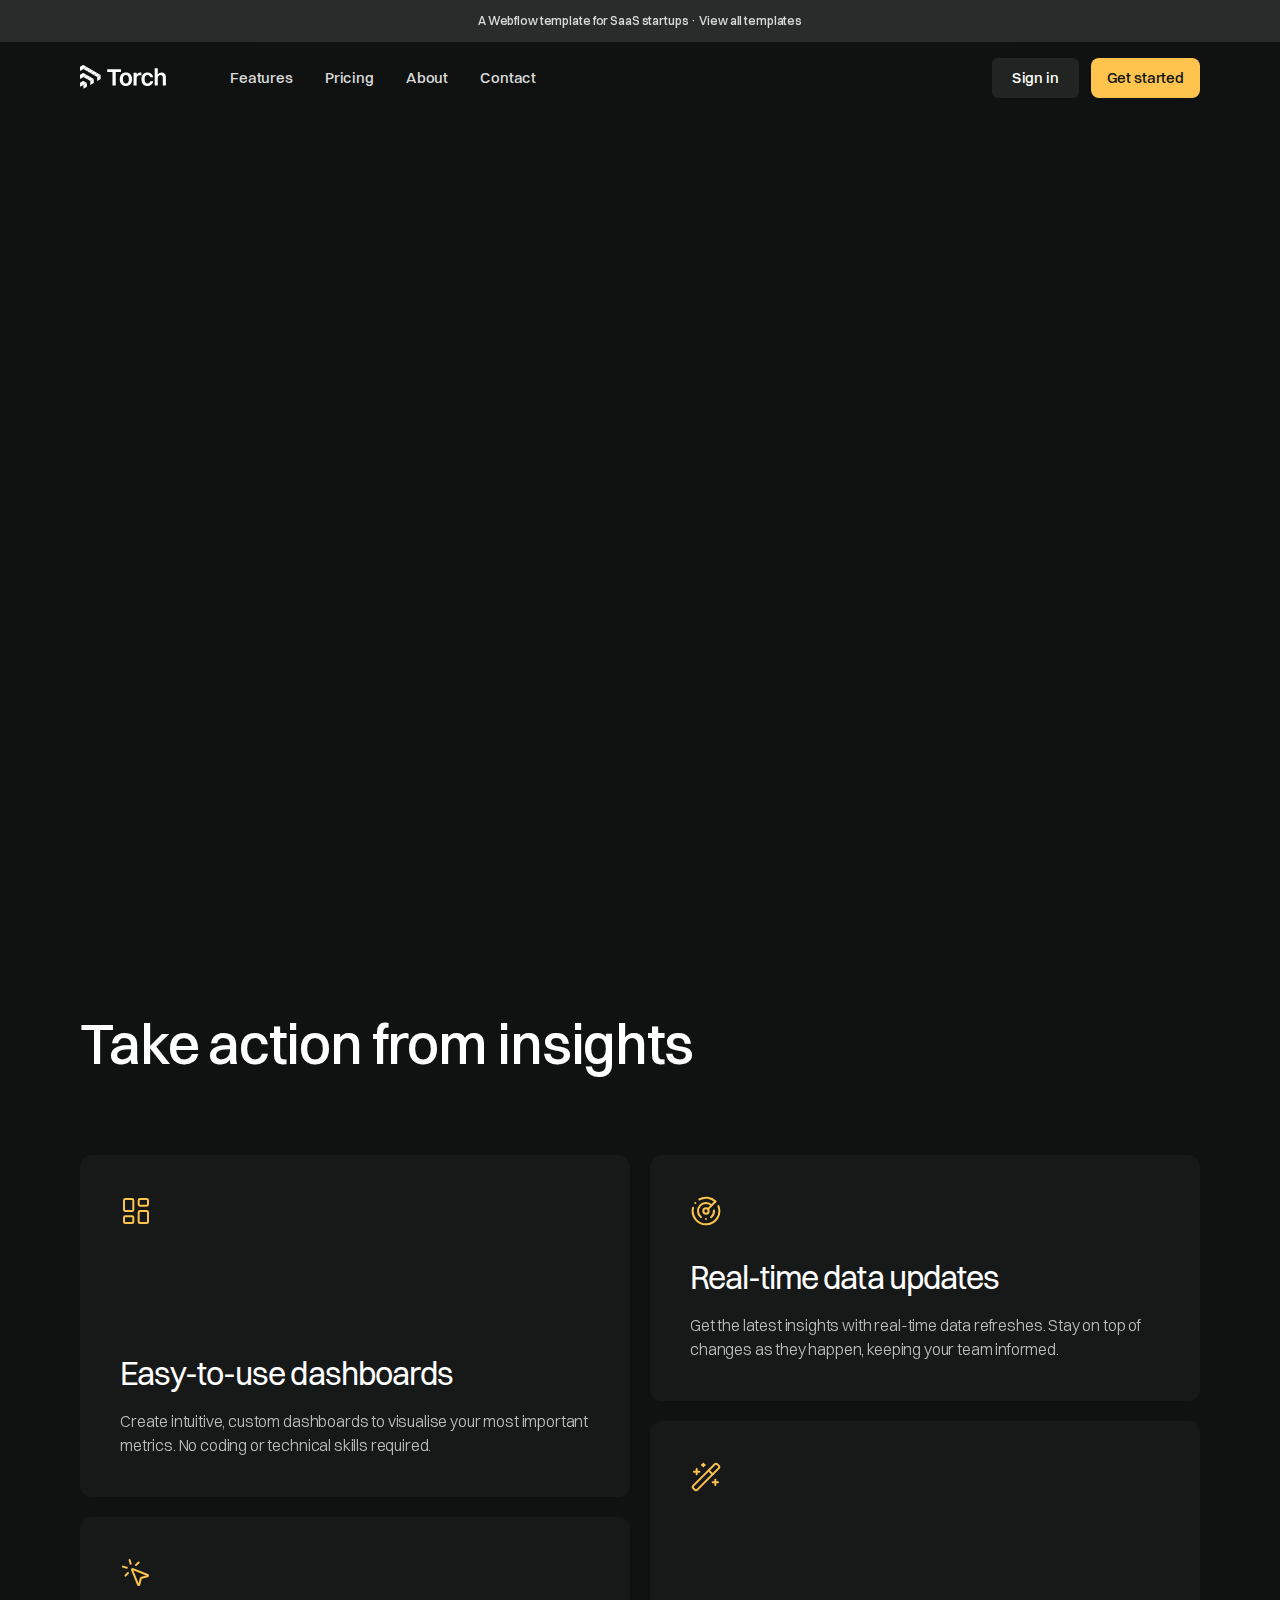
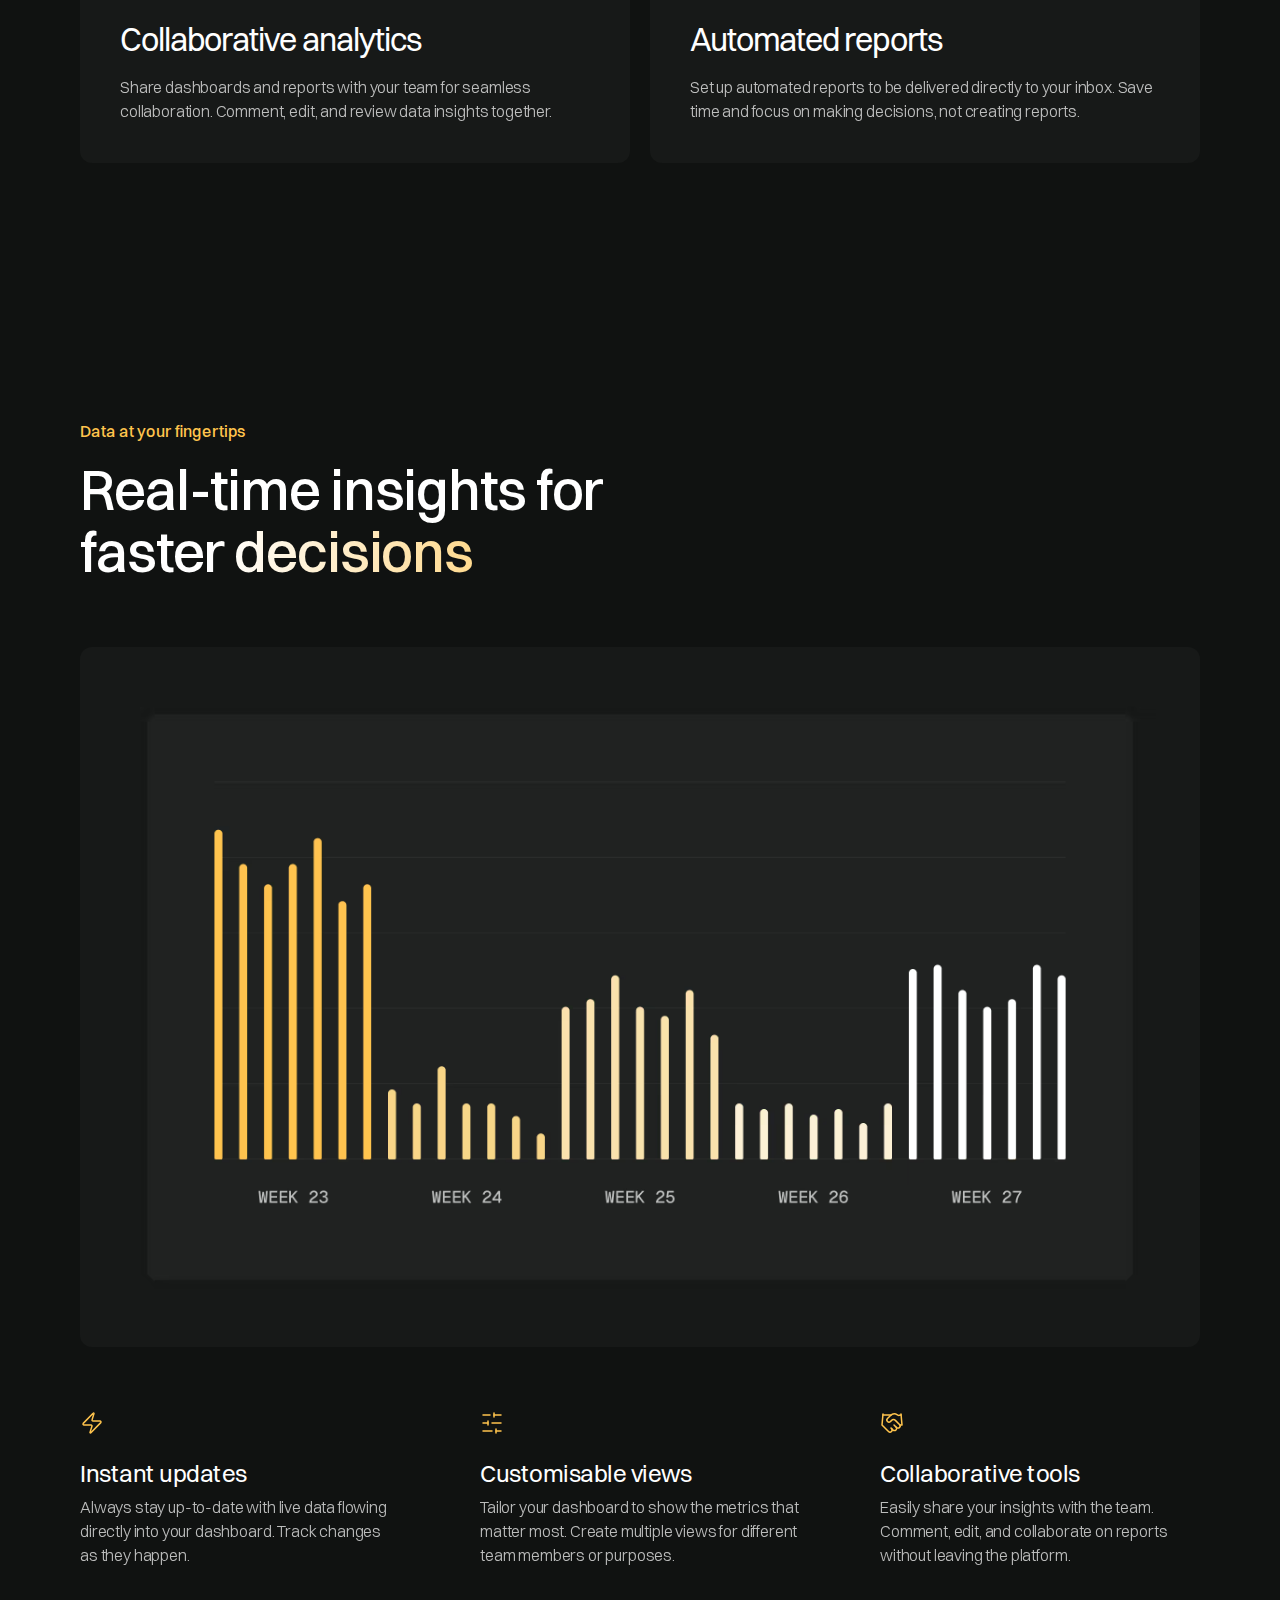
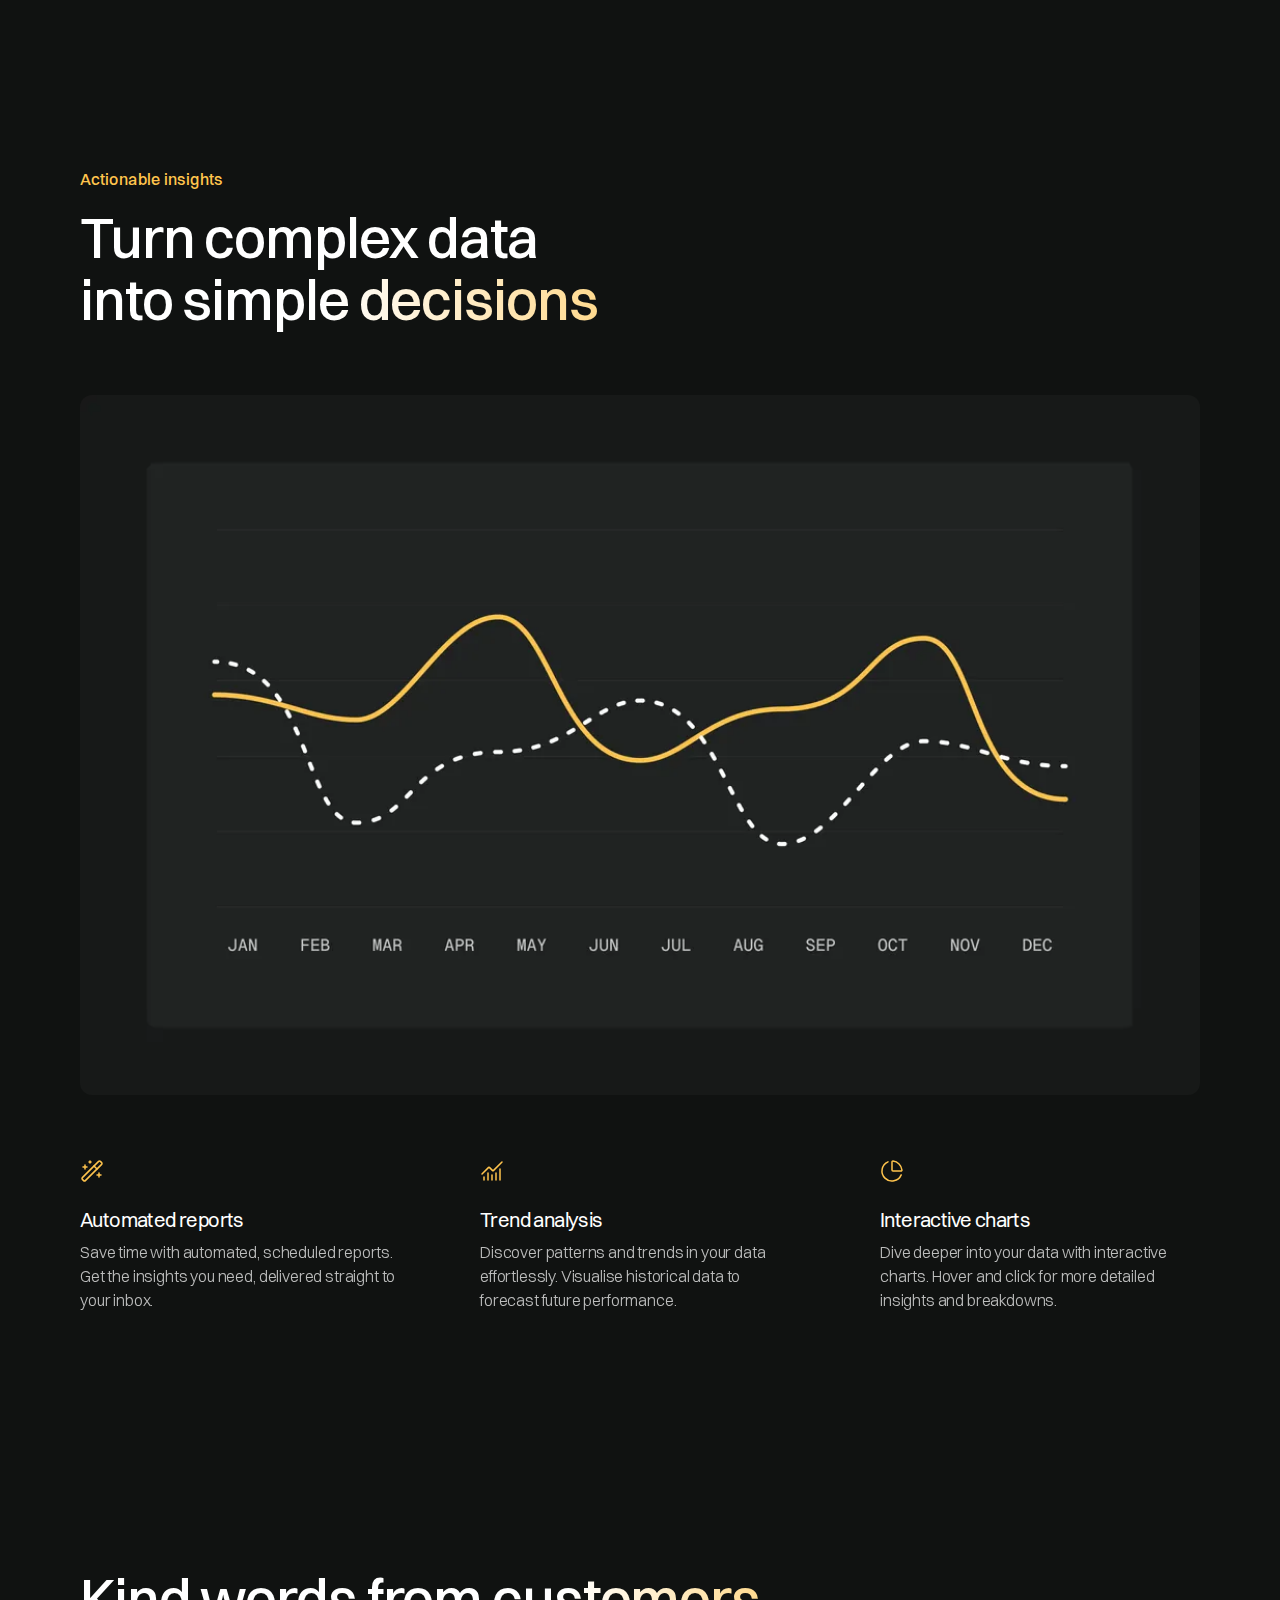
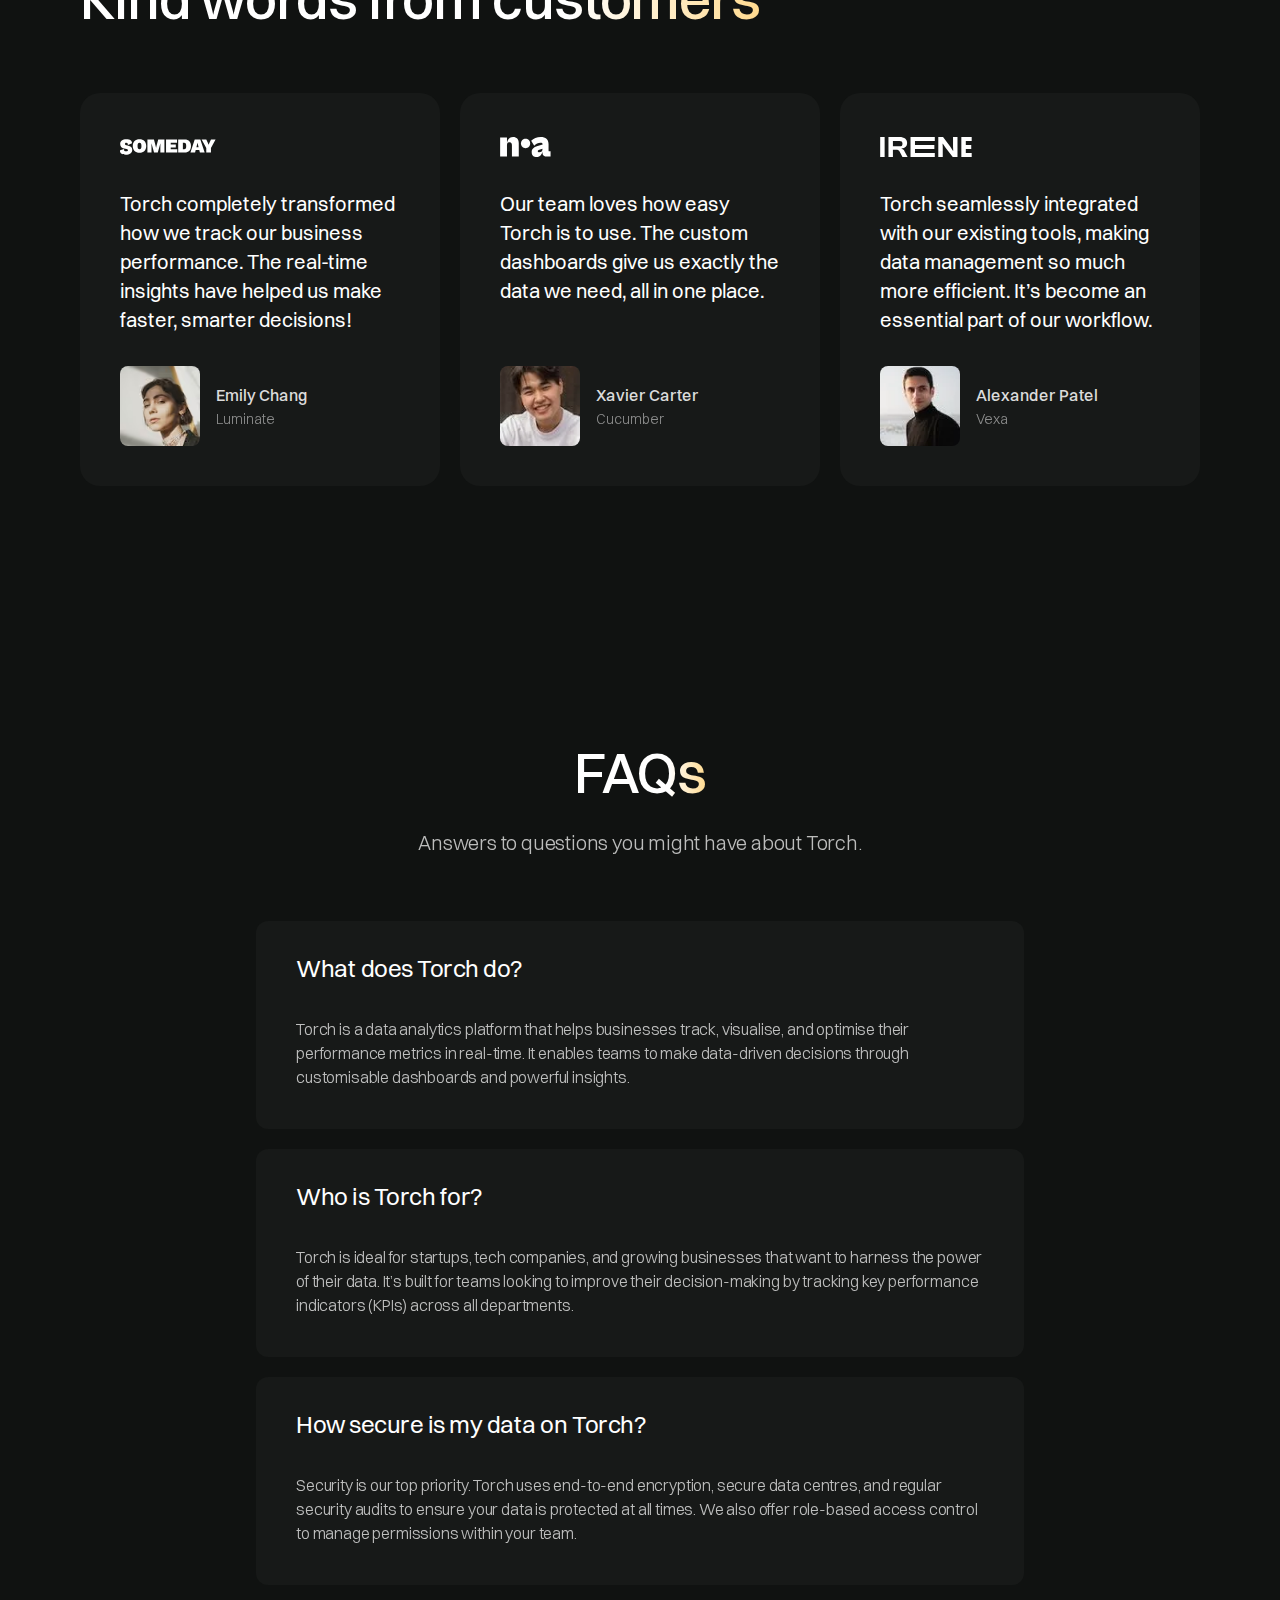
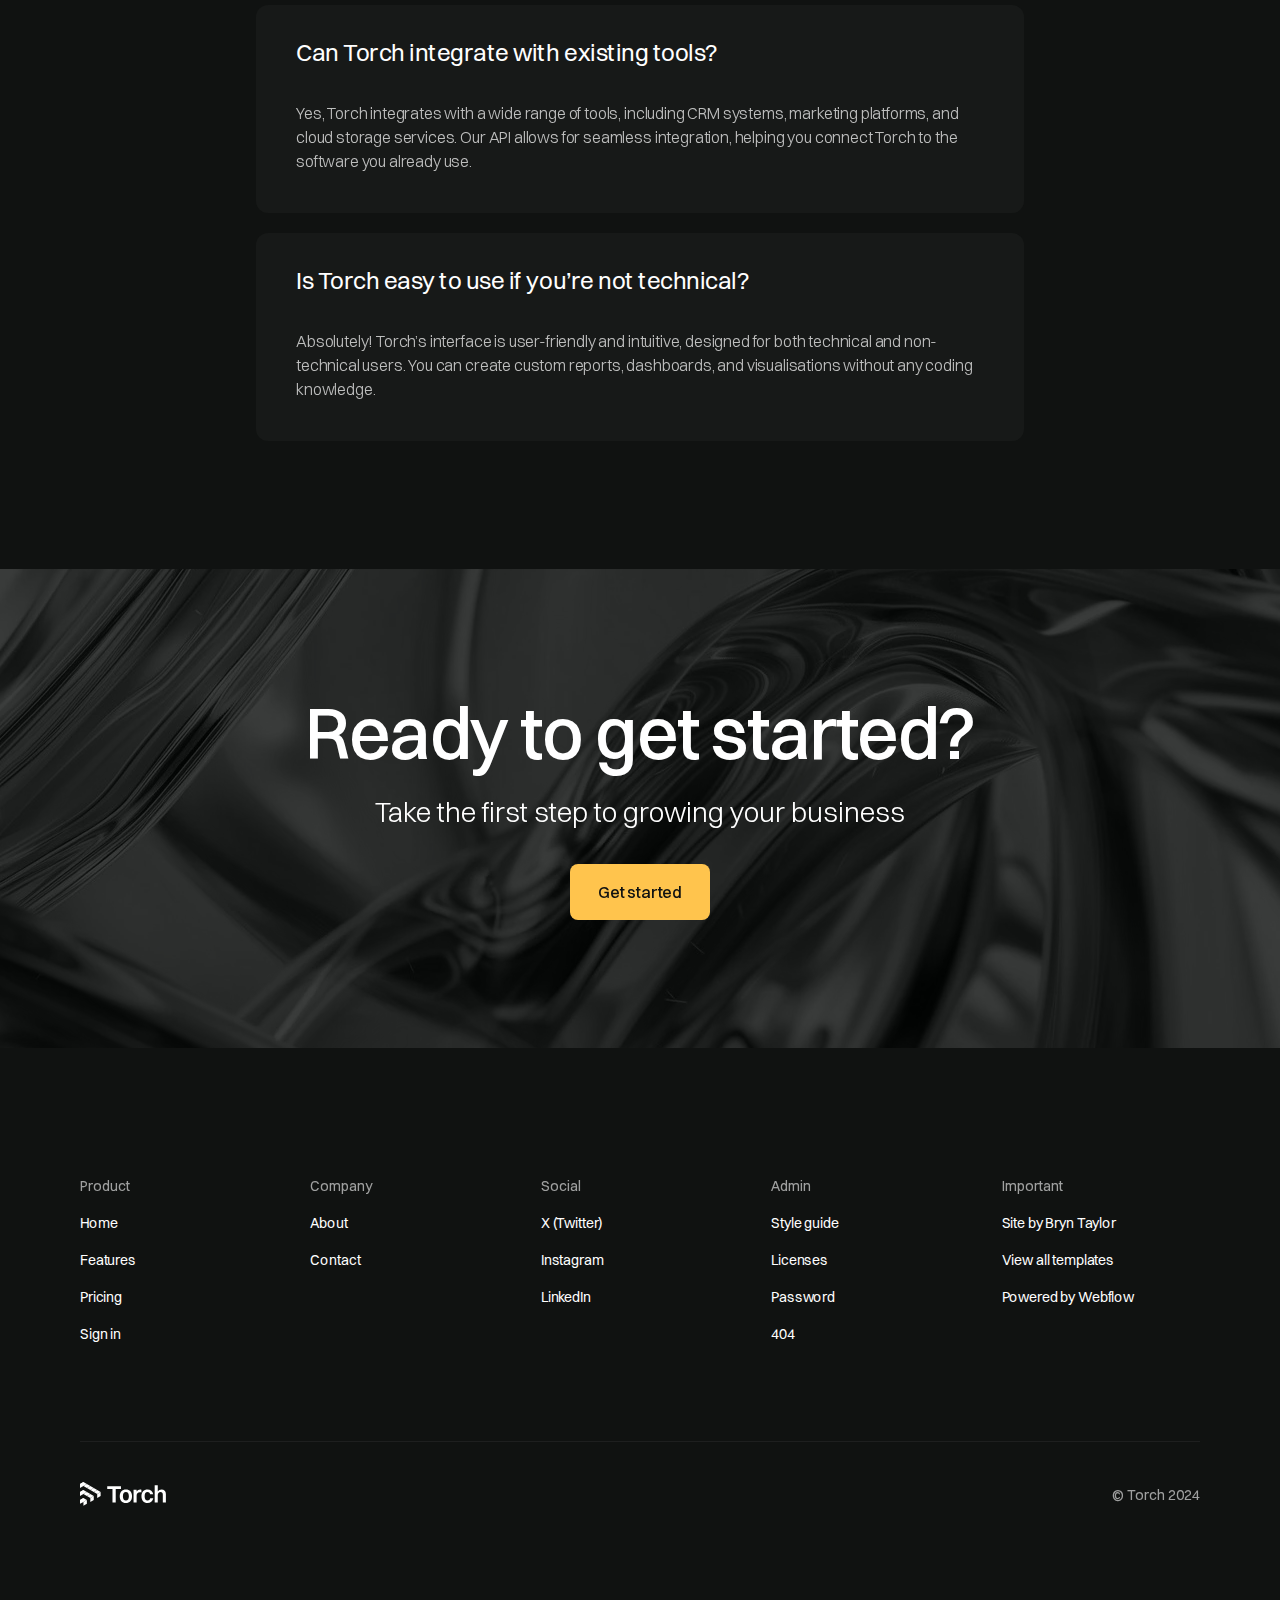
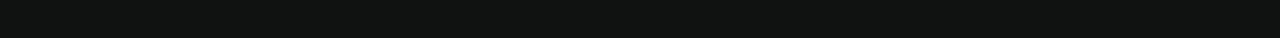
<file: index.html>
<!DOCTYPE html><!--  This site was created in Webflow. https://webflow.com  --><!--  Last Published: Sun Jun 08 2025 17:34:45 GMT+0000 (Coordinated Universal Time)  -->
<html data-wf-page="6845c994d0fc1d7b26147e44" data-wf-site="6845c994d0fc1d7b26147e45" lang="en">
<head>
  <meta charset="utf-8">
  <title>Torch · Webflow HTML website template</title>
  <meta content="Torch is a high-quality template for SaaS tech startups. It has multiple pages, sections and components to suit your needs. Take your company&#x27;s online presence to the next level." name="description">
  <meta content="Torch · Webflow HTML website template" property="og:title">
  <meta content="Torch is a high-quality template for SaaS tech startups. It has multiple pages, sections and components to suit your needs. Take your company&#x27;s online presence to the next level." property="og:description">
  <meta content="https://cdn.prod.website-files.com/66fad496e2674af9c6f8f4ef/6703e5e87c9ca1599100560c_torch-opengraph-image.png" property="og:image">
  <meta content="Torch · Webflow HTML website template" property="twitter:title">
  <meta content="Torch is a high-quality template for SaaS tech startups. It has multiple pages, sections and components to suit your needs. Take your company&#x27;s online presence to the next level." property="twitter:description">
  <meta content="https://cdn.prod.website-files.com/66fad496e2674af9c6f8f4ef/6703e5e87c9ca1599100560c_torch-opengraph-image.png" property="twitter:image">
  <meta property="og:type" content="website">
  <meta content="summary_large_image" name="twitter:card">
  <meta content="width=device-width, initial-scale=1" name="viewport">
  <meta content="Webflow" name="generator">
  <link href="css/normalize.css" rel="stylesheet" type="text/css">
  <link href="css/webflow.css" rel="stylesheet" type="text/css">
  <link href="css/vs-code-activity-a0aa7c5c71511f4863e2cd.webflow.css" rel="stylesheet" type="text/css">
  <script type="text/javascript">!function(o,c){var n=c.documentElement,t=" w-mod-";n.className+=t+"js",("ontouchstart"in o||o.DocumentTouch&&c instanceof DocumentTouch)&&(n.className+=t+"touch")}(window,document);</script>
  <link href="images/favicon.png" rel="shortcut icon" type="image/x-icon">
  <link href="images/webclip.png" rel="apple-touch-icon">
</head>
<body>
  <a href="https://www.bryntaylor.co.uk/platform/webflow?ref=template" target="_blank" class="section banner w-inline-block">
    <div class="container-large">
      <div>A Webflow template for SaaS startups · View all templates</div>
    </div>
  </a>
  <div data-animation="default" class="nav w-nav" data-easing2="ease" fs-scrolldisable-element="smart-nav" data-easing="ease" data-collapse="medium" data-w-id="abad23f6-3206-d95e-518e-2548f4c46996" role="banner" data-duration="400">
    <div class="nav-container">
      <div class="logo-wrapper">
        <a href="index.html" aria-current="page" class="logo w-nav-brand w--current"><img src="images/torch-logo.svg" loading="lazy" width="Auto" height="24" alt="Logo"></a>
        <nav role="navigation" id="w-node-abad23f6-3206-d95e-518e-2548f4c4699b-f4c46996" class="nav-menu w-nav-menu">
          <a href="features.html" class="nav-link w-nav-link">Features</a>
          <a href="pricing.html" class="nav-link w-nav-link">Pricing</a>
          <a href="about.html" class="nav-link w-nav-link">About</a>
          <a href="contact.html" class="nav-link w-nav-link">Contact</a>
        </nav>
      </div>
      <div id="w-node-abad23f6-3206-d95e-518e-2548f4c469b0-f4c46996" class="actions-wrapper">
        <a href="sign-in.html" class="button-secondary small hide-mobile-portrait w-button">Sign in</a>
        <a href="#" class="button small hide-mobile-portrait w-button">Get started</a>
        <div class="nav-menu-button w-nav-button">
          <div class="menu-icon">
            <div class="menu-icon-line-top"></div>
            <div class="menu-icon-line-bottom"></div>
          </div>
        </div>
      </div>
    </div>
  </div>
  <section class="section">
    <div class="container-large">
      <div class="header-layout">
        <div class="header-content">
          <h1 data-w-id="05c97b58-b1ac-eabe-afbc-3861dce3b03f" style="-webkit-transform:translate3d(0, 24px, 0) scale3d(1, 1, 1) rotateX(0) rotateY(0) rotateZ(0) skew(0, 0);-moz-transform:translate3d(0, 24px, 0) scale3d(1, 1, 1) rotateX(0) rotateY(0) rotateZ(0) skew(0, 0);-ms-transform:translate3d(0, 24px, 0) scale3d(1, 1, 1) rotateX(0) rotateY(0) rotateZ(0) skew(0, 0);transform:translate3d(0, 24px, 0) scale3d(1, 1, 1) rotateX(0) rotateY(0) rotateZ(0) skew(0, 0);opacity:0" class="heading extra-large"><span class="text-gradient-overlay">Powerful data insights for all for one </span></h1>
          <div class="spacer-32"></div>
          <p data-w-id="05c97b58-b1ac-eabe-afbc-3861dce3b041" style="-webkit-transform:translate3d(0, 24px, 0) scale3d(1, 1, 1) rotateX(0) rotateY(0) rotateZ(0) skew(0, 0);-moz-transform:translate3d(0, 24px, 0) scale3d(1, 1, 1) rotateX(0) rotateY(0) rotateZ(0) skew(0, 0);-ms-transform:translate3d(0, 24px, 0) scale3d(1, 1, 1) rotateX(0) rotateY(0) rotateZ(0) skew(0, 0);transform:translate3d(0, 24px, 0) scale3d(1, 1, 1) rotateX(0) rotateY(0) rotateZ(0) skew(0, 0);opacity:0" class="paragraph large">Torch makes data analysis easy for everyone. Visualise key metrics, track performance, and discover trends without needing a data science background.</p>
          <div class="spacer-32"></div>
          <div class="button-group">
            <a data-w-id="05c97b58-b1ac-eabe-afbc-3861dce3b045" style="-webkit-transform:translate3d(0, 24px, 0) scale3d(1, 1, 1) rotateX(0) rotateY(0) rotateZ(0) skew(0, 0);-moz-transform:translate3d(0, 24px, 0) scale3d(1, 1, 1) rotateX(0) rotateY(0) rotateZ(0) skew(0, 0);-ms-transform:translate3d(0, 24px, 0) scale3d(1, 1, 1) rotateX(0) rotateY(0) rotateZ(0) skew(0, 0);transform:translate3d(0, 24px, 0) scale3d(1, 1, 1) rotateX(0) rotateY(0) rotateZ(0) skew(0, 0);opacity:0" href="pricing.html" class="button w-button">Get started</a>
            <a href="#learn-more" data-w-id="05c97b58-b1ac-eabe-afbc-3861dce3b047" style="-webkit-transform:translate3d(0, 24px, 0) scale3d(1, 1, 1) rotateX(0) rotateY(0) rotateZ(0) skew(0, 0);-moz-transform:translate3d(0, 24px, 0) scale3d(1, 1, 1) rotateX(0) rotateY(0) rotateZ(0) skew(0, 0);-ms-transform:translate3d(0, 24px, 0) scale3d(1, 1, 1) rotateX(0) rotateY(0) rotateZ(0) skew(0, 0);transform:translate3d(0, 24px, 0) scale3d(1, 1, 1) rotateX(0) rotateY(0) rotateZ(0) skew(0, 0);opacity:0" class="make-me-pretty w-button">Learn more</a>
          </div>
          <div class="spacer-64"></div>
          <div data-w-id="2469359d-caa4-0f3d-e0f9-ac9d68bc0583" style="-webkit-transform:translate3d(0, 24px, 0) scale3d(1, 1, 1) rotateX(0) rotateY(0) rotateZ(0) skew(0, 0);-moz-transform:translate3d(0, 24px, 0) scale3d(1, 1, 1) rotateX(0) rotateY(0) rotateZ(0) skew(0, 0);-ms-transform:translate3d(0, 24px, 0) scale3d(1, 1, 1) rotateX(0) rotateY(0) rotateZ(0) skew(0, 0);transform:translate3d(0, 24px, 0) scale3d(1, 1, 1) rotateX(0) rotateY(0) rotateZ(0) skew(0, 0);opacity:0" class="social-proof-logos-wrapper"><img src="images/logo-1.svg" loading="lazy" alt="Logo" class="social-proof-logo"><img src="images/logo-2.svg" loading="lazy" alt="Logo" class="social-proof-logo"><img src="images/logo-4.svg" loading="lazy" alt="Logo" class="social-proof-logo"><img src="images/logo-3.svg" loading="lazy" alt="Logo" class="social-proof-logo"></div>
        </div>
        <div class="image-wrapper">
          <img class="hero-image"
               src="images/torch-product-image-4_1torch-product-image-4.avif"
               alt="Graph of numbers"
               style="opacity:0;-webkit-transform:translate3d(0, 24px, 0) scale3d(1, 1, 1) rotateX(0) rotateY(0) rotateZ(0) skew(0, 0);-moz-transform:translate3d(0, 24px, 0) scale3d(1, 1, 1) rotateX(0) rotateY(0) rotateZ(0) skew(0, 0);-ms-transform:translate3d(0, 24px, 0) scale3d(1, 1, 1) rotateX(0) rotateY(0) rotateZ(0) skew(0, 0);transform:translate3d(0, 24px, 0) scale3d(1, 1, 1) rotateX(0) rotateY(0) rotateZ(0) skew(0, 0)"
               sizes="(max-width: 479px) 100vw, (max-width: 767px) 83vw, (max-width: 991px) 87vw, 38vw"
               data-w-id="d5a852ed-62d2-ecf7-eaf5-3b02d986643e"
               loading="lazy"
               srcset="images/torch-product-image-4_1torch-product-image-4.avif 500w, images/torch-product-image-4_1torch-product-image-4.avif 1800w">
        </div>
      </div>
  </section>
  <section class="section">
    <div id="learn-more" class="container-large">
      <h2 class="heading large">Take action from insights</h2>
      <div class="spacer-80"></div>
      <div class="w-layout-grid card-list">
        <div id="w-node-_38f718e7-ef7d-cf1b-5d32-9110617504c1-617504ba" class="card-item"><img src="images/layout-dashboard.svg" loading="lazy" alt="Dashboard icon" class="icon-large">
          <div class="spacer-128"></div>
          <h3 class="heading medium">Easy-to-use dashboards</h3>
          <div class="spacer-16"></div>
          <p class="paragraph">Create intuitive, custom dashboards to visualise your most important metrics. No coding or technical skills required.</p>
        </div>
        <div class="card-item"><img src="images/radar.svg" loading="lazy" alt="Radar icon" class="icon-large">
          <div class="spacer-32"></div>
          <h3 class="heading medium">Real-time data updates</h3>
          <div class="spacer-16"></div>
          <p class="paragraph">Get the latest insights with real-time data refreshes. Stay on top of changes as they happen, keeping your team informed.</p>
        </div>
        <div id="w-node-d05e47e2-aa32-2547-947a-66fd2ccb7be0-617504ba" class="card-item"><img src="images/wand-sparkles.svg" loading="lazy" alt="Magic icon" class="icon-large">
          <div class="spacer-128"></div>
          <h3 class="heading medium">Automated reports</h3>
          <div class="spacer-16"></div>
          <p class="paragraph">Set up automated reports to be delivered directly to your inbox. Save time and focus on making decisions, not creating reports.</p>
        </div>
        <div class="card-item"><img src="images/mouse-pointer-click.svg" loading="lazy" alt="Mouse icon" class="icon-large">
          <div class="spacer-32"></div>
          <h3 class="heading medium">Collaborative analytics</h3>
          <div class="spacer-16"></div>
          <p class="paragraph">Share dashboards and reports with your team for seamless collaboration. Comment, edit, and review data insights together.</p>
        </div>
      </div>
    </div>
  </section>
  <section class="section">
    <div class="container-large">
      <div class="features-list">
        <div class="w-layout-grid feature-item">
          <div class="feature-content">
            <div class="text-color-accent text-weight-medium">Data at your fingertips</div>
            <div class="spacer-16"></div>
            <h2 class="heading large"><span class="text-gradient-overlay">Real-time insights for faster decisions</span></h2>
          </div>
          <div class="image-wrapper"><img src="images/torch-product-image-2_1torch-product-image-2.avif" loading="lazy" sizes="(max-width: 479px) 100vw, (max-width: 767px) 83vw, (max-width: 991px) 87vw, 84vw" srcset="images/torch-product-image-2_1torch-product-image-2.avif 500w, images/torch-product-image-2_1torch-product-image-2.avif 800w, images/torch-product-image-2_1torch-product-image-2.avif 2400w" alt="Product image" class="feature-image"></div>
          <div class="grid-3-column">
            <div class="benefit-item"><img src="images/zap.svg" loading="lazy" alt="Zap icon" class="icon-medium">
              <div class="spacer-24"></div>
              <h3 class="heading regular">Instant updates</h3>
              <div class="spacer-8"></div>
              <p class="paragraph">Always stay up-to-date with live data flowing directly into your dashboard. Track changes as they happen.</p>
            </div>
            <div class="benefit-item"><img src="images/sliders-horizontal.svg" loading="lazy" alt="Sliders icon" class="icon-medium">
              <div class="spacer-24"></div>
              <h3 class="heading regular">Customisable views</h3>
              <div class="spacer-8"></div>
              <p class="paragraph">Tailor your dashboard to show the metrics that matter most. Create multiple views for different team members or purposes.</p>
            </div>
            <div class="benefit-item"><img src="images/handshake.svg" loading="lazy" alt="Handshake icon" class="icon-medium">
              <div class="spacer-24"></div>
              <h3 class="heading regular">Collaborative tools</h3>
              <div class="spacer-8"></div>
              <p class="paragraph">Easily share your insights with the team. Comment, edit, and collaborate on reports without leaving the platform.</p>
            </div>
          </div>
        </div>
        <div class="w-layout-grid feature-item">
          <div class="feature-content">
            <div class="text-color-accent text-weight-medium">Actionable insights</div>
            <div class="spacer-16"></div>
            <h2 class="heading large"><span class="text-gradient-overlay">Turn complex data into simple decisions</span></h2>
          </div>
          <div class="image-wrapper"><img src="images/torch-product-image-3_1torch-product-image-3.avif" loading="lazy" sizes="(max-width: 479px) 100vw, (max-width: 767px) 83vw, (max-width: 991px) 87vw, 84vw" srcset="images/torch-product-image-3_1torch-product-image-3.avif 500w, images/torch-product-image-3_1torch-product-image-3.avif 800w, images/torch-product-image-3_1torch-product-image-3.avif 1080w, images/torch-product-image-3_1torch-product-image-3.avif 2400w" alt="Product image" class="feature-image"></div>
          <div class="grid-3-column">
            <div class="benefit-item"><img src="images/wand-sparkles.svg" loading="lazy" alt="Magic icon" class="icon-medium">
              <div class="spacer-24"></div>
              <h3 class="heading small">Automated reports</h3>
              <div class="spacer-8"></div>
              <p class="paragraph">Save time with automated, scheduled reports. Get the insights you need, delivered straight to your inbox.</p>
            </div>
            <div class="benefit-item"><img src="images/chart-no-axes-combined.svg" loading="lazy" alt="Chart icon" class="icon-medium">
              <div class="spacer-24"></div>
              <h3 class="heading small">Trend analysis</h3>
              <div class="spacer-8"></div>
              <p class="paragraph">Discover patterns and trends in your data effortlessly. Visualise historical data to forecast future performance.</p>
            </div>
            <div class="benefit-item"><img src="images/chart-pie.svg" loading="lazy" alt="Pie icon" class="icon-medium">
              <div class="spacer-24"></div>
              <h3 class="heading small">Interactive charts</h3>
              <div class="spacer-8"></div>
              <p class="paragraph">Dive deeper into your data with interactive charts. Hover and click for more detailed insights and breakdowns.</p>
            </div>
          </div>
        </div>
      </div>
    </div>
  </section>
  <section class="section">
    <div class="container-large">
      <h2 class="heading large"><span class="text-gradient-overlay">Kind words from customers</span></h2>
      <div class="spacer-64"></div>
      <div class="w-layout-grid testimonials-list">
        <div class="testimonials-card">
          <div class="testimonials-content-top"><img src="images/logo-1.svg" loading="lazy" alt="Logo" class="testimonial-logo">
            <div class="spacer-32"></div>
            <div class="paragraph large">Torch completely transformed how we track our business performance. The real-time insights have helped us make faster, smarter decisions!</div>
            <div class="spacer-32"></div>
          </div>
          <div class="testimonial-details">
            <div class="testimonial-image-wrapper"><img src="images/pexels-olena-bohovyk-3646160_1pexels-olena-bohovyk-3646160.avif" loading="lazy" alt="" class="testimonial-image"></div>
            <div class="testimonial-details-text">
              <div class="paragraph text-weight-medium">Emily Chang</div>
              <div class="text-color-muted">
                <div class="paragraph small">Luminate</div>
              </div>
            </div>
          </div>
        </div>
        <div class="testimonials-card">
          <div class="testimonials-content-top"><img src="images/logo-3.svg" loading="lazy" width="Auto" height="Auto" alt="Logo" class="testimonial-logo">
            <div class="spacer-32"></div>
            <div class="paragraph large">Our team loves how easy Torch is to use. The custom dashboards give us exactly the data we need, all in one place.</div>
            <div class="spacer-32"></div>
          </div>
          <div class="testimonial-details">
            <div class="testimonial-image-wrapper"><img src="images/pexels-monstera-5384445_1pexels-monstera-5384445.avif" loading="lazy" alt="" class="testimonial-image"></div>
            <div class="testimonial-details-text">
              <div class="paragraph text-weight-medium">Xavier Carter</div>
              <div class="text-color-muted">
                <div class="paragraph small">Cucumber</div>
              </div>
            </div>
          </div>
        </div>
        <div class="testimonials-card">
          <div class="testimonials-content-top"><img src="images/logo-4.svg" loading="lazy" alt="Logo" class="testimonial-logo">
            <div class="spacer-32"></div>
            <div class="paragraph large">Torch seamlessly integrated with our existing tools, making data management so much more efficient. It’s become an essential part of our workflow.</div>
            <div class="spacer-32"></div>
          </div>
          <div class="testimonial-details">
            <div class="testimonial-image-wrapper"><img src="images/pexels-amir-esrafili-6274712_1pexels-amir-esrafili-6274712.avif" loading="lazy" alt="" class="testimonial-image"></div>
            <div class="testimonial-details-text">
              <div class="paragraph text-weight-medium">Alexander Patel</div>
              <div class="text-color-muted">
                <div class="paragraph small">Vexa</div>
              </div>
            </div>
          </div>
        </div>
      </div>
    </div>
  </section>
  <section class="section">
    <div class="container-small">
      <div class="w-layout-grid faq-wrapper">
        <div class="faq-content">
          <h2><span class="text-gradient-overlay">FAQs</span></h2>
          <div class="spacer-24"></div>
          <p class="paragraph large">Answers to questions you might have about Torch.</p>
        </div>
        <div class="w-layout-grid faq-list">
          <div class="faq-accordion">
            <div data-w-id="ec766c24-12b7-b94d-ff49-9f5d83ef1eb9" class="faq-question">
              <h3 class="heading regular">What does Torch do?</h3><img src="images/plus.svg" loading="lazy" alt="Plus icon" class="faq-icon">
            </div>
            <div class="faq-answer">
              <p>Torch is a data analytics platform that helps businesses track, visualise, and optimise their performance metrics in real-time. It enables teams to make data-driven decisions through customisable dashboards and powerful insights.</p>
              <div class="spacer-40"></div>
            </div>
          </div>
          <div class="faq-accordion">
            <div data-w-id="54dd60b7-6fa8-ef93-355b-a321568ed0f3" class="faq-question">
              <h3 class="heading regular">Who is Torch for?</h3><img src="images/plus.svg" loading="lazy" alt="Plus icon" class="faq-icon">
            </div>
            <div class="faq-answer">
              <p>Torch is ideal for startups, tech companies, and growing businesses that want to harness the power of their data. It’s built for teams looking to improve their decision-making by tracking key performance indicators (KPIs) across all departments.</p>
              <div class="spacer-40"></div>
            </div>
          </div>
          <div class="faq-accordion">
            <div data-w-id="8ab634aa-24ca-0337-fd94-c3fe5e0a7e59" class="faq-question">
              <h3 class="heading regular">How secure is my data on Torch?</h3><img src="images/plus.svg" loading="lazy" alt="Plus icon" class="faq-icon">
            </div>
            <div class="faq-answer">
              <p>Security is our top priority. Torch uses end-to-end encryption, secure data centres, and regular security audits to ensure your data is protected at all times. We also offer role-based access control to manage permissions within your team.</p>
              <div class="spacer-40"></div>
            </div>
          </div>
          <div class="faq-accordion">
            <div data-w-id="c4ba0a19-3c90-69c7-36b8-7f895b683a5d" class="faq-question">
              <h3 class="heading regular">Can Torch integrate with existing tools?</h3><img src="images/plus.svg" loading="lazy" alt="Plus icon" class="faq-icon">
            </div>
            <div class="faq-answer">
              <p>Yes, Torch integrates with a wide range of tools, including CRM systems, marketing platforms, and cloud storage services. Our API allows for seamless integration, helping you connect Torch to the software you already use.</p>
              <div class="spacer-40"></div>
            </div>
          </div>
          <div class="faq-accordion">
            <div data-w-id="ee4ae58f-1cc5-15cd-2792-90620b0aa16a" class="faq-question">
              <h3 class="heading regular">Is Torch easy to use if you’re not technical?</h3><img src="images/plus.svg" loading="lazy" alt="Plus icon" class="faq-icon">
            </div>
            <div class="faq-answer">
              <p>Absolutely! Torch’s interface is user-friendly and intuitive, designed for both technical and non-technical users. You can create custom reports, dashboards, and visualisations without any coding knowledge.</p>
              <div class="spacer-40"></div>
            </div>
          </div>
        </div>
      </div>
    </div>
  </section>
  <section class="section is-relative">
    <div class="cta-card-content">
      <div class="text-box">
        <div>
          <h2 class="heading extra-large">Ready to get started?</h2>
        </div>
        <div class="spacer-16"></div>
        <div class="paragraph extra-large">Take the first step to growing your business</div>
      </div>
      <div class="spacer-32"></div>
      <a href="#" class="button w-button">Get started</a>
    </div>
    <div class="gradient-image"></div>
  </section>
  <section class="section">
    <div class="container-large">
      <div class="footer-grid">
        <div class="footer-column">
          <div class="text-color-muted">Product</div>
          <a href="index.html" aria-current="page" class="footer-link w--current">Home</a>
          <a href="features.html" class="footer-link">Features</a>
          <a href="pricing.html" class="footer-link">Pricing</a>
          <a href="sign-in.html" class="footer-link">Sign in</a>
        </div>
        <div class="footer-column">
          <div class="text-color-muted">Company</div>
          <a href="about.html" class="footer-link">About</a>
          <a href="contact.html" class="footer-link">Contact</a>
        </div>
        <div class="footer-column">
          <div class="text-color-muted">Social</div>
          <a href="https://x.com/" target="_blank" class="footer-link">X (Twitter)</a>
          <a href="https://www.instagram.com/" target="_blank" class="footer-link">Instagram</a>
          <a href="https://www.linkedin.com/" target="_blank" class="footer-link">LinkedIn</a>
        </div>
        <div class="footer-column">
          <div class="text-color-muted">Admin</div>
          <a href="admin/styleguide.html" class="footer-link">Style guide</a>
          <a href="admin/licenses.html" class="footer-link">Licenses</a>
          <a href="401.html" class="footer-link">Password</a>
          <a href="404.html" class="footer-link">404</a>
        </div>
        <div class="footer-column">
          <div class="text-color-muted">Important</div>
          <a href="https://www.bryntaylor.co.uk/?ref=template" target="_blank" class="footer-link">Site by Bryn Taylor</a>
          <a href="https://www.bryntaylor.co.uk/platform/webflow?ref=template" target="_blank" class="footer-link">View all templates</a>
          <a href="https://webflow.com/" target="_blank" class="footer-link">Powered by Webflow</a>
        </div>
      </div>
      <div class="spacer-96"></div>
      <div class="divider-line"></div>
      <div class="spacer-40"></div>
      <div class="footer-bottom">
        <a href="index.html" aria-current="page" class="logo w-nav-brand w--current"><img src="images/torch-logo.svg" loading="lazy" width="Auto" height="24" alt="Logo"></a>
        <div class="footer-link text-color-muted">© Torch 2024</div>
      </div>
    </div>
  </section>
  <script src="https://d3e54v103j8qbb.cloudfront.net/js/jquery-3.5.1.min.dc5e7f18c8.js?site=6845c994d0fc1d7b26147e45" type="text/javascript" integrity="sha256-9/aliU8dGd2tb6OSsuzixeV4y/faTqgFtohetphbbj0=" crossorigin="anonymous"></script>
  <script src="js/webflow.js" type="text/javascript"></script>
</body>
</html>
</file>
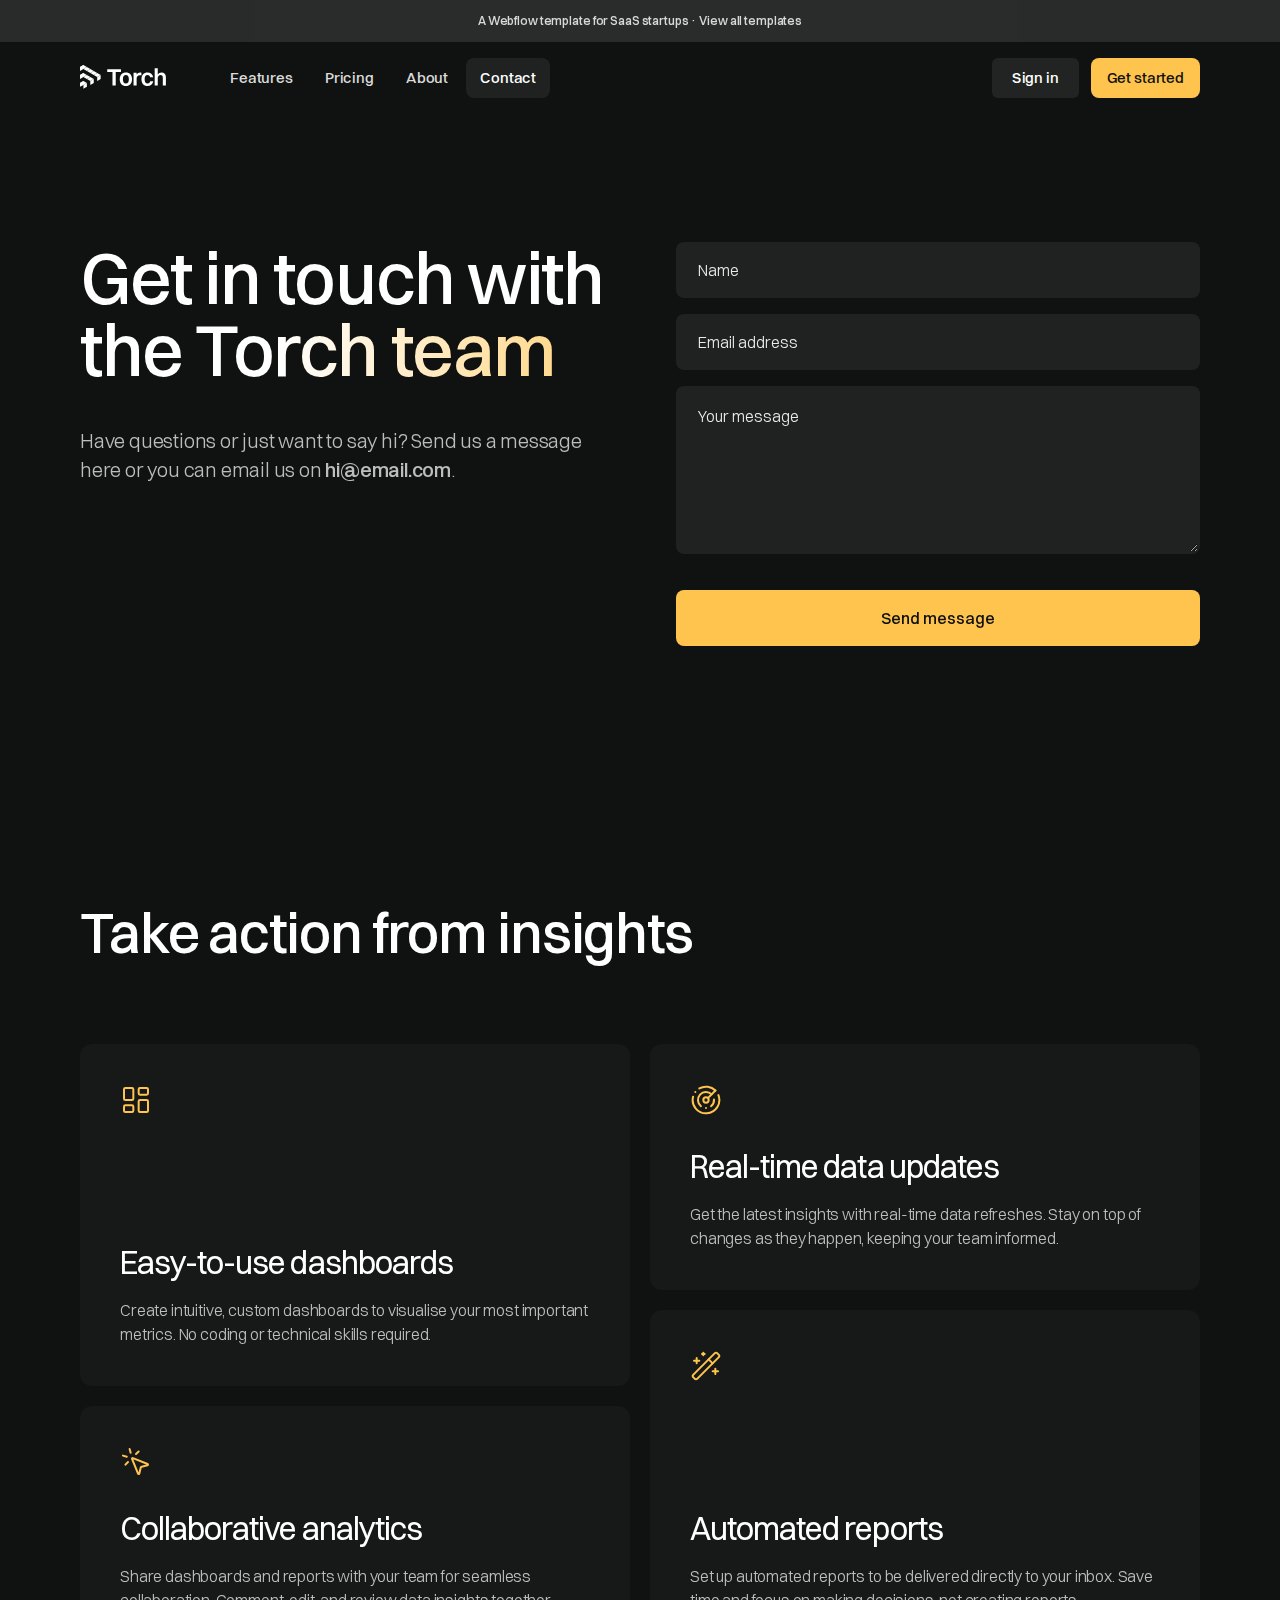
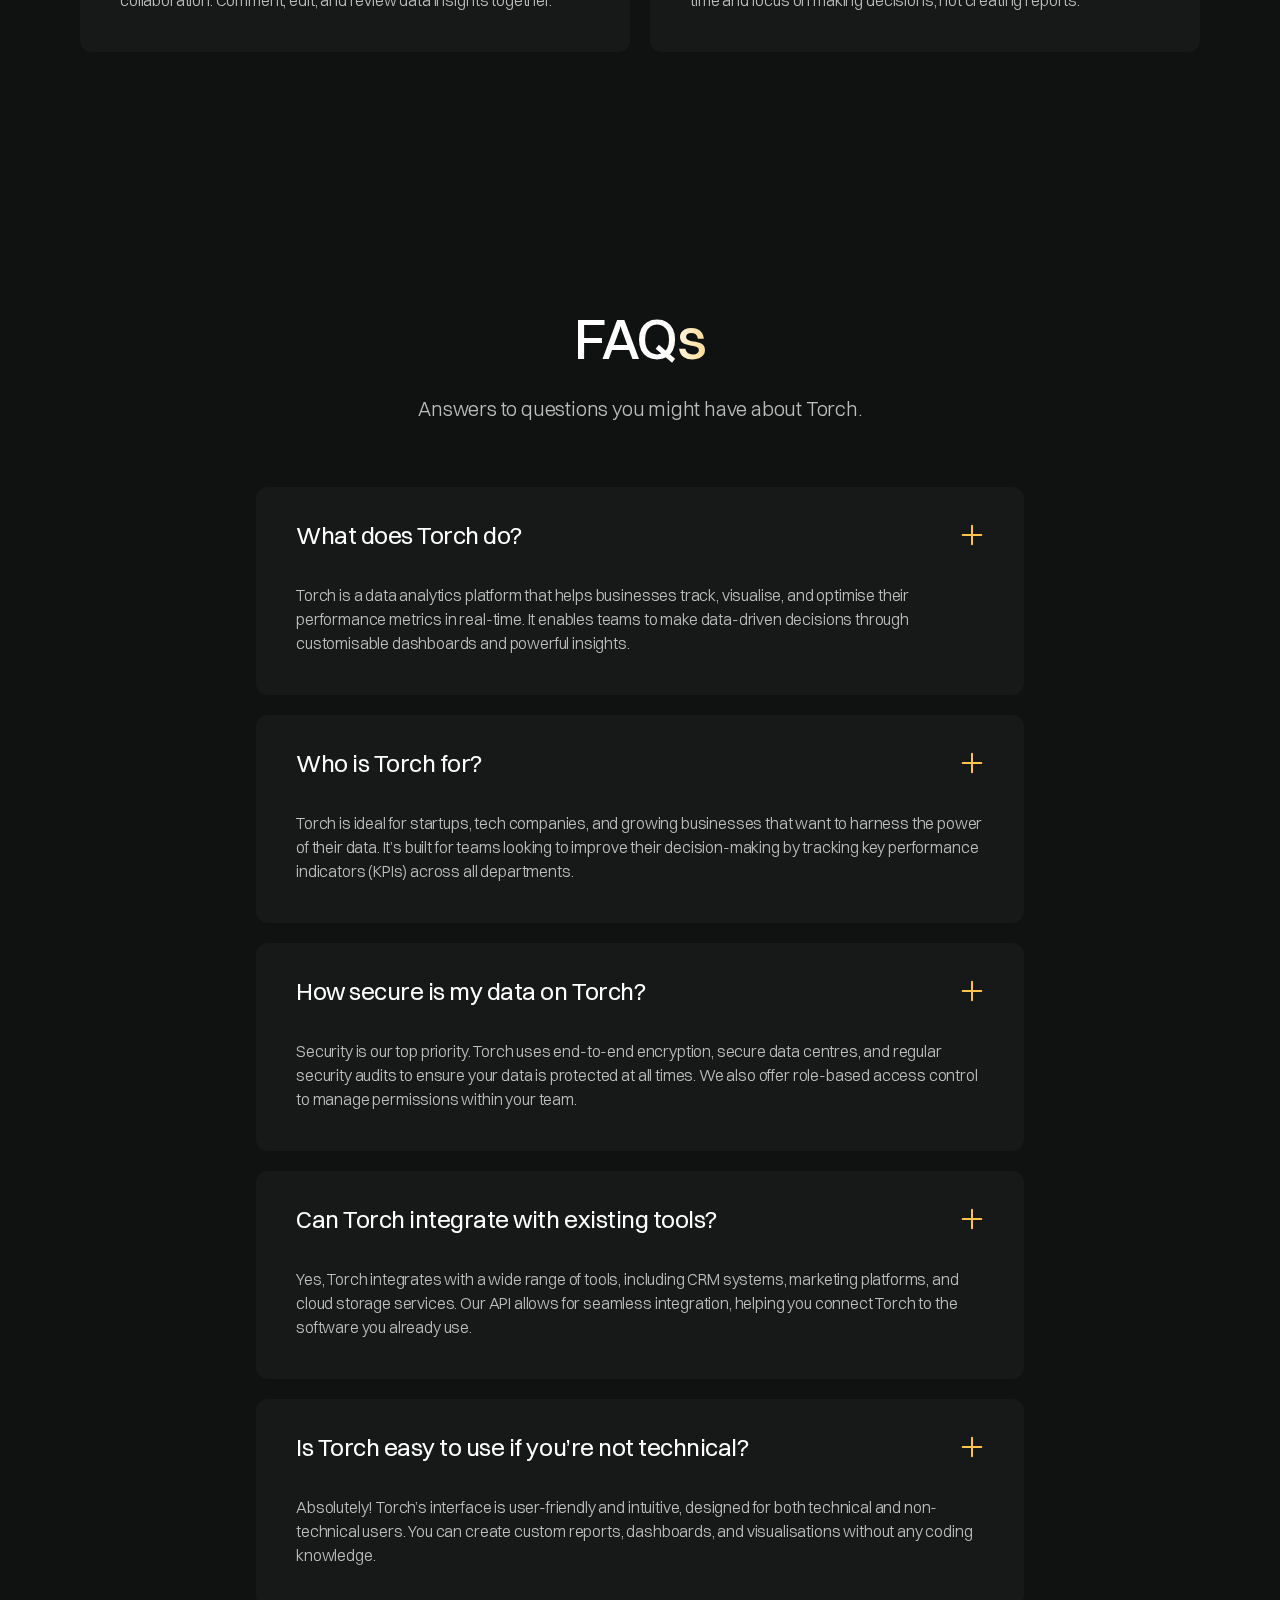
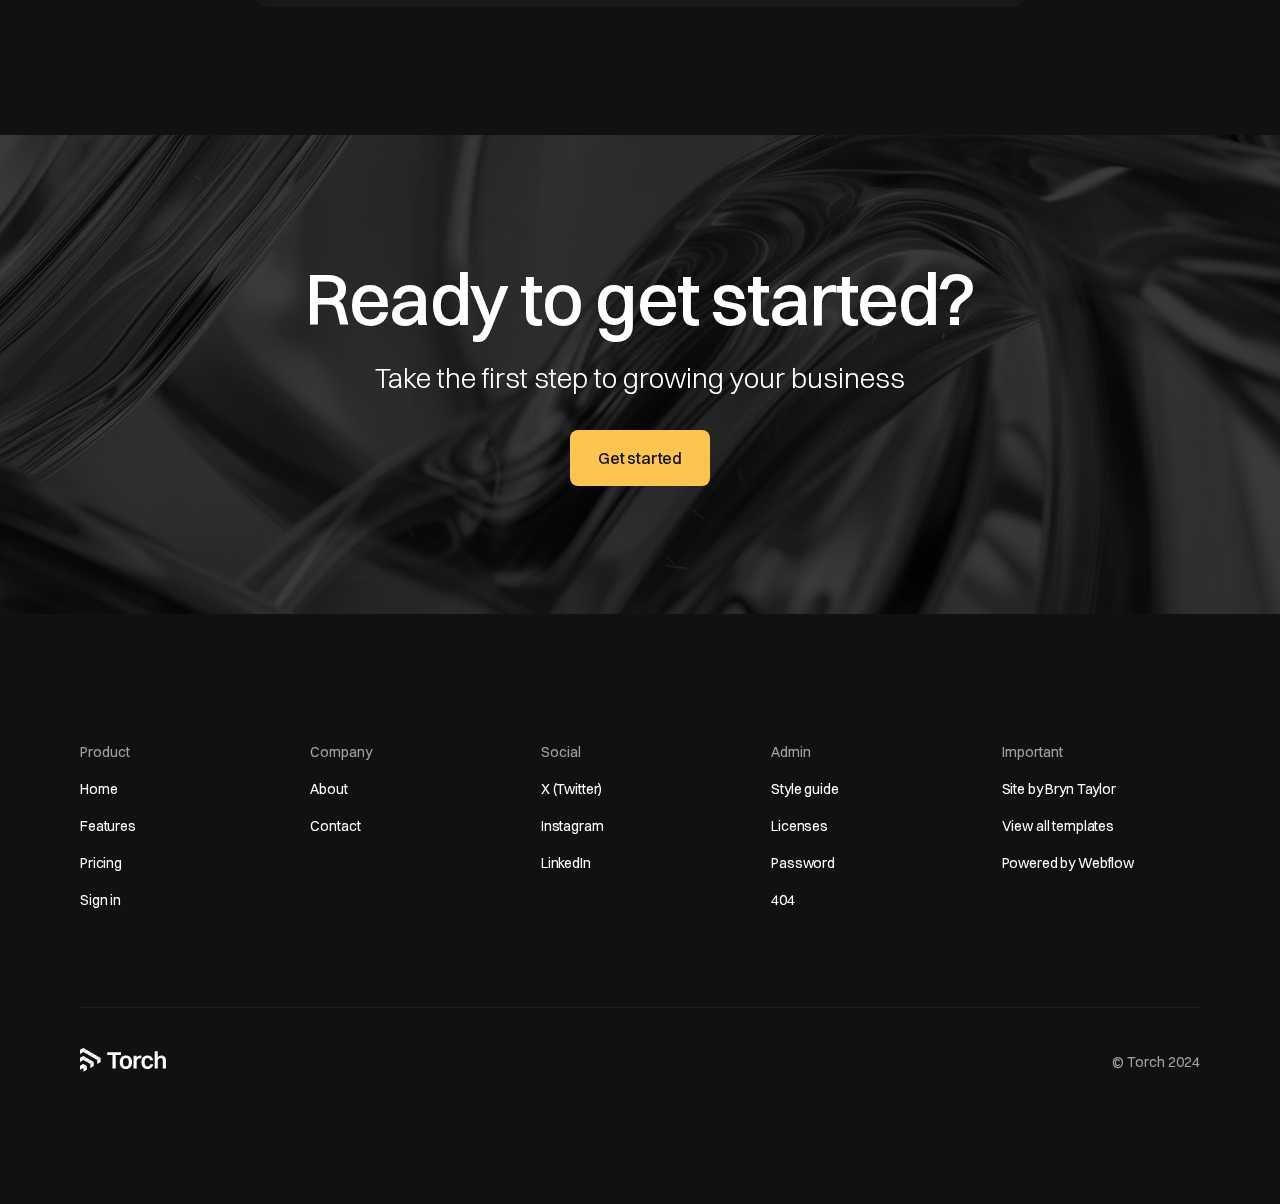
<file: contact.html>
<!DOCTYPE html><!--  This site was created in Webflow. https://webflow.com  --><!--  Last Published: Sun Jun 08 2025 17:34:45 GMT+0000 (Coordinated Universal Time)  -->
<html data-wf-page="6845c994d0fc1d7b26147ead" data-wf-site="6845c994d0fc1d7b26147e45" lang="en">
<head>
  <meta charset="utf-8">
  <title>Torch · Contact</title>
  <meta content="Torch is a high-quality template for SaaS tech startups. It has multiple pages, sections and components to suit your needs. Take your company&#x27;s online presence to the next level." name="description">
  <meta content="Torch · Contact" property="og:title">
  <meta content="Torch is a high-quality template for SaaS tech startups. It has multiple pages, sections and components to suit your needs. Take your company&#x27;s online presence to the next level." property="og:description">
  <meta content="https://cdn.prod.website-files.com/66fad496e2674af9c6f8f4ef/6703e5e87c9ca1599100560c_torch-opengraph-image.png" property="og:image">
  <meta content="Torch · Contact" property="twitter:title">
  <meta content="Torch is a high-quality template for SaaS tech startups. It has multiple pages, sections and components to suit your needs. Take your company&#x27;s online presence to the next level." property="twitter:description">
  <meta content="https://cdn.prod.website-files.com/66fad496e2674af9c6f8f4ef/6703e5e87c9ca1599100560c_torch-opengraph-image.png" property="twitter:image">
  <meta property="og:type" content="website">
  <meta content="summary_large_image" name="twitter:card">
  <meta content="width=device-width, initial-scale=1" name="viewport">
  <meta content="Webflow" name="generator">
  <link href="css/normalize.css" rel="stylesheet" type="text/css">
  <link href="css/webflow.css" rel="stylesheet" type="text/css">
  <link href="css/vs-code-activity-a0aa7c5c71511f4863e2cd.webflow.css" rel="stylesheet" type="text/css">
  <script type="text/javascript">!function(o,c){var n=c.documentElement,t=" w-mod-";n.className+=t+"js",("ontouchstart"in o||o.DocumentTouch&&c instanceof DocumentTouch)&&(n.className+=t+"touch")}(window,document);</script>
  <link href="images/favicon.png" rel="shortcut icon" type="image/x-icon">
  <link href="images/webclip.png" rel="apple-touch-icon">
</head>
<body>
  <a href="https://www.bryntaylor.co.uk/platform/webflow?ref=template" target="_blank" class="section banner w-inline-block">
    <div class="container-large">
      <div>A Webflow template for SaaS startups · View all templates</div>
    </div>
  </a>
  <div data-animation="default" class="nav w-nav" data-easing2="ease" fs-scrolldisable-element="smart-nav" data-easing="ease" data-collapse="medium" data-w-id="abad23f6-3206-d95e-518e-2548f4c46996" role="banner" data-duration="400">
    <div class="nav-container">
      <div class="logo-wrapper">
        <a href="index.html" class="logo w-nav-brand"><img src="images/torch-logo.svg" loading="lazy" width="Auto" height="24" alt="Logo"></a>
        <nav role="navigation" id="w-node-abad23f6-3206-d95e-518e-2548f4c4699b-f4c46996" class="nav-menu w-nav-menu">
          <a href="features.html" class="nav-link w-nav-link">Features</a>
          <a href="pricing.html" class="nav-link w-nav-link">Pricing</a>
          <a href="about.html" class="nav-link w-nav-link">About</a>
          <a href="contact.html" aria-current="page" class="nav-link w-nav-link w--current">Contact</a>
        </nav>
      </div>
      <div id="w-node-abad23f6-3206-d95e-518e-2548f4c469b0-f4c46996" class="actions-wrapper">
        <a href="sign-in.html" class="button-secondary small hide-mobile-portrait w-button">Sign in</a>
        <a href="#" class="button small hide-mobile-portrait w-button">Get started</a>
        <div class="nav-menu-button w-nav-button">
          <div class="menu-icon">
            <div class="menu-icon-line-top"></div>
            <div class="menu-icon-line-bottom"></div>
          </div>
        </div>
      </div>
    </div>
  </div>
  <section class="section">
    <div class="container-large">
      <div class="grid-2-column">
        <div class="header-content">
          <h1 data-w-id="05c97b58-b1ac-eabe-afbc-3861dce3b03f" class="heading extra-large"><span class="text-gradient-overlay">Get in touch with the Torch team</span></h1>
          <div class="spacer-32"></div>
          <p data-w-id="05c97b58-b1ac-eabe-afbc-3861dce3b041" class="paragraph large">Have questions or just want to say hi? Send us a message here or you can email us on <a href="mailto:hi@email.com">hi@email.com</a>.</p>
        </div>
        <div class="form-block w-form">
          <form id="wf-form-Contact-Form" name="wf-form-Contact-Form" data-name="Contact Form" method="get" class="login-form" data-wf-page-id="6845c994d0fc1d7b26147ead" data-wf-element-id="f142e6f8-8b43-d96b-9586-3ca7e8487dd4"><input class="text-input w-input" maxlength="256" name="Name" data-name="Name" placeholder="Name" type="text" id="Name" required=""><input class="text-input w-input" maxlength="256" name="Email" data-name="Email" placeholder="Email address" type="email" id="Email" required=""><textarea id="Message" name="Message" maxlength="5000" data-name="Message" placeholder="Your message" required="" class="text-input area w-input"></textarea>
            <div class="spacer-4"></div><input type="submit" data-wait="Please wait..." id="w-node-f142e6f8-8b43-d96b-9586-3ca7e8487de8-26147ead" class="button full-width w-button" value="Send message">
          </form>
          <div class="success-message alternate w-form-done">
            <div>Thank you, your submission has been received</div>
          </div>
          <div class="error-message w-form-fail">
            <div class="text-block">Something went wrong, please try again</div>
          </div>
        </div>
      </div>
    </div>
  </section>
  <section class="section">
    <div id="learn-more" class="container-large">
      <h2 class="heading large">Take action from insights</h2>
      <div class="spacer-80"></div>
      <div class="w-layout-grid card-list">
        <div id="w-node-_38f718e7-ef7d-cf1b-5d32-9110617504c1-617504ba" class="card-item"><img src="images/layout-dashboard.svg" loading="lazy" alt="Dashboard icon" class="icon-large">
          <div class="spacer-128"></div>
          <h3 class="heading medium">Easy-to-use dashboards</h3>
          <div class="spacer-16"></div>
          <p class="paragraph">Create intuitive, custom dashboards to visualise your most important metrics. No coding or technical skills required.</p>
        </div>
        <div class="card-item"><img src="images/radar.svg" loading="lazy" alt="Radar icon" class="icon-large">
          <div class="spacer-32"></div>
          <h3 class="heading medium">Real-time data updates</h3>
          <div class="spacer-16"></div>
          <p class="paragraph">Get the latest insights with real-time data refreshes. Stay on top of changes as they happen, keeping your team informed.</p>
        </div>
        <div id="w-node-d05e47e2-aa32-2547-947a-66fd2ccb7be0-617504ba" class="card-item"><img src="images/wand-sparkles.svg" loading="lazy" alt="Magic icon" class="icon-large">
          <div class="spacer-128"></div>
          <h3 class="heading medium">Automated reports</h3>
          <div class="spacer-16"></div>
          <p class="paragraph">Set up automated reports to be delivered directly to your inbox. Save time and focus on making decisions, not creating reports.</p>
        </div>
        <div class="card-item"><img src="images/mouse-pointer-click.svg" loading="lazy" alt="Mouse icon" class="icon-large">
          <div class="spacer-32"></div>
          <h3 class="heading medium">Collaborative analytics</h3>
          <div class="spacer-16"></div>
          <p class="paragraph">Share dashboards and reports with your team for seamless collaboration. Comment, edit, and review data insights together.</p>
        </div>
      </div>
    </div>
  </section>
  <section class="section">
    <div class="container-small">
      <div class="w-layout-grid faq-wrapper">
        <div class="faq-content">
          <h2><span class="text-gradient-overlay">FAQs</span></h2>
          <div class="spacer-24"></div>
          <p class="paragraph large">Answers to questions you might have about Torch.</p>
        </div>
        <div class="w-layout-grid faq-list">
          <div class="faq-accordion">
            <div data-w-id="ec766c24-12b7-b94d-ff49-9f5d83ef1eb9" class="faq-question">
              <h3 class="heading regular">What does Torch do?</h3><img src="images/plus.svg" loading="lazy" alt="Plus icon" class="faq-icon">
            </div>
            <div class="faq-answer">
              <p>Torch is a data analytics platform that helps businesses track, visualise, and optimise their performance metrics in real-time. It enables teams to make data-driven decisions through customisable dashboards and powerful insights.</p>
              <div class="spacer-40"></div>
            </div>
          </div>
          <div class="faq-accordion">
            <div data-w-id="54dd60b7-6fa8-ef93-355b-a321568ed0f3" class="faq-question">
              <h3 class="heading regular">Who is Torch for?</h3><img src="images/plus.svg" loading="lazy" alt="Plus icon" class="faq-icon">
            </div>
            <div class="faq-answer">
              <p>Torch is ideal for startups, tech companies, and growing businesses that want to harness the power of their data. It’s built for teams looking to improve their decision-making by tracking key performance indicators (KPIs) across all departments.</p>
              <div class="spacer-40"></div>
            </div>
          </div>
          <div class="faq-accordion">
            <div data-w-id="8ab634aa-24ca-0337-fd94-c3fe5e0a7e59" class="faq-question">
              <h3 class="heading regular">How secure is my data on Torch?</h3><img src="images/plus.svg" loading="lazy" alt="Plus icon" class="faq-icon">
            </div>
            <div class="faq-answer">
              <p>Security is our top priority. Torch uses end-to-end encryption, secure data centres, and regular security audits to ensure your data is protected at all times. We also offer role-based access control to manage permissions within your team.</p>
              <div class="spacer-40"></div>
            </div>
          </div>
          <div class="faq-accordion">
            <div data-w-id="c4ba0a19-3c90-69c7-36b8-7f895b683a5d" class="faq-question">
              <h3 class="heading regular">Can Torch integrate with existing tools?</h3><img src="images/plus.svg" loading="lazy" alt="Plus icon" class="faq-icon">
            </div>
            <div class="faq-answer">
              <p>Yes, Torch integrates with a wide range of tools, including CRM systems, marketing platforms, and cloud storage services. Our API allows for seamless integration, helping you connect Torch to the software you already use.</p>
              <div class="spacer-40"></div>
            </div>
          </div>
          <div class="faq-accordion">
            <div data-w-id="ee4ae58f-1cc5-15cd-2792-90620b0aa16a" class="faq-question">
              <h3 class="heading regular">Is Torch easy to use if you’re not technical?</h3><img src="images/plus.svg" loading="lazy" alt="Plus icon" class="faq-icon">
            </div>
            <div class="faq-answer">
              <p>Absolutely! Torch’s interface is user-friendly and intuitive, designed for both technical and non-technical users. You can create custom reports, dashboards, and visualisations without any coding knowledge.</p>
              <div class="spacer-40"></div>
            </div>
          </div>
        </div>
      </div>
    </div>
  </section>
  <section class="section is-relative">
    <div class="cta-card-content">
      <div class="text-box">
        <div>
          <h2 class="heading extra-large">Ready to get started?</h2>
        </div>
        <div class="spacer-16"></div>
        <div class="paragraph extra-large">Take the first step to growing your business</div>
      </div>
      <div class="spacer-32"></div>
      <a href="#" class="button w-button">Get started</a>
    </div>
    <div class="gradient-image"></div>
  </section>
  <section class="section">
    <div class="container-large">
      <div class="footer-grid">
        <div class="footer-column">
          <div class="text-color-muted">Product</div>
          <a href="index.html" class="footer-link">Home</a>
          <a href="features.html" class="footer-link">Features</a>
          <a href="pricing.html" class="footer-link">Pricing</a>
          <a href="sign-in.html" class="footer-link">Sign in</a>
        </div>
        <div class="footer-column">
          <div class="text-color-muted">Company</div>
          <a href="about.html" class="footer-link">About</a>
          <a href="contact.html" aria-current="page" class="footer-link w--current">Contact</a>
        </div>
        <div class="footer-column">
          <div class="text-color-muted">Social</div>
          <a href="https://x.com/" target="_blank" class="footer-link">X (Twitter)</a>
          <a href="https://www.instagram.com/" target="_blank" class="footer-link">Instagram</a>
          <a href="https://www.linkedin.com/" target="_blank" class="footer-link">LinkedIn</a>
        </div>
        <div class="footer-column">
          <div class="text-color-muted">Admin</div>
          <a href="admin/styleguide.html" class="footer-link">Style guide</a>
          <a href="admin/licenses.html" class="footer-link">Licenses</a>
          <a href="401.html" class="footer-link">Password</a>
          <a href="404.html" class="footer-link">404</a>
        </div>
        <div class="footer-column">
          <div class="text-color-muted">Important</div>
          <a href="https://www.bryntaylor.co.uk/?ref=template" target="_blank" class="footer-link">Site by Bryn Taylor</a>
          <a href="https://www.bryntaylor.co.uk/platform/webflow?ref=template" target="_blank" class="footer-link">View all templates</a>
          <a href="https://webflow.com/" target="_blank" class="footer-link">Powered by Webflow</a>
        </div>
      </div>
      <div class="spacer-96"></div>
      <div class="divider-line"></div>
      <div class="spacer-40"></div>
      <div class="footer-bottom">
        <a href="index.html" class="logo w-nav-brand"><img src="images/torch-logo.svg" loading="lazy" width="Auto" height="24" alt="Logo"></a>
        <div class="footer-link text-color-muted">© Torch 2024</div>
      </div>
    </div>
  </section>
  <script src="https://d3e54v103j8qbb.cloudfront.net/js/jquery-3.5.1.min.dc5e7f18c8.js?site=6845c994d0fc1d7b26147e45" type="text/javascript" integrity="sha256-9/aliU8dGd2tb6OSsuzixeV4y/faTqgFtohetphbbj0=" crossorigin="anonymous"></script>
  <script src="js/webflow.js" type="text/javascript"></script>
</body>
</html>
</file>
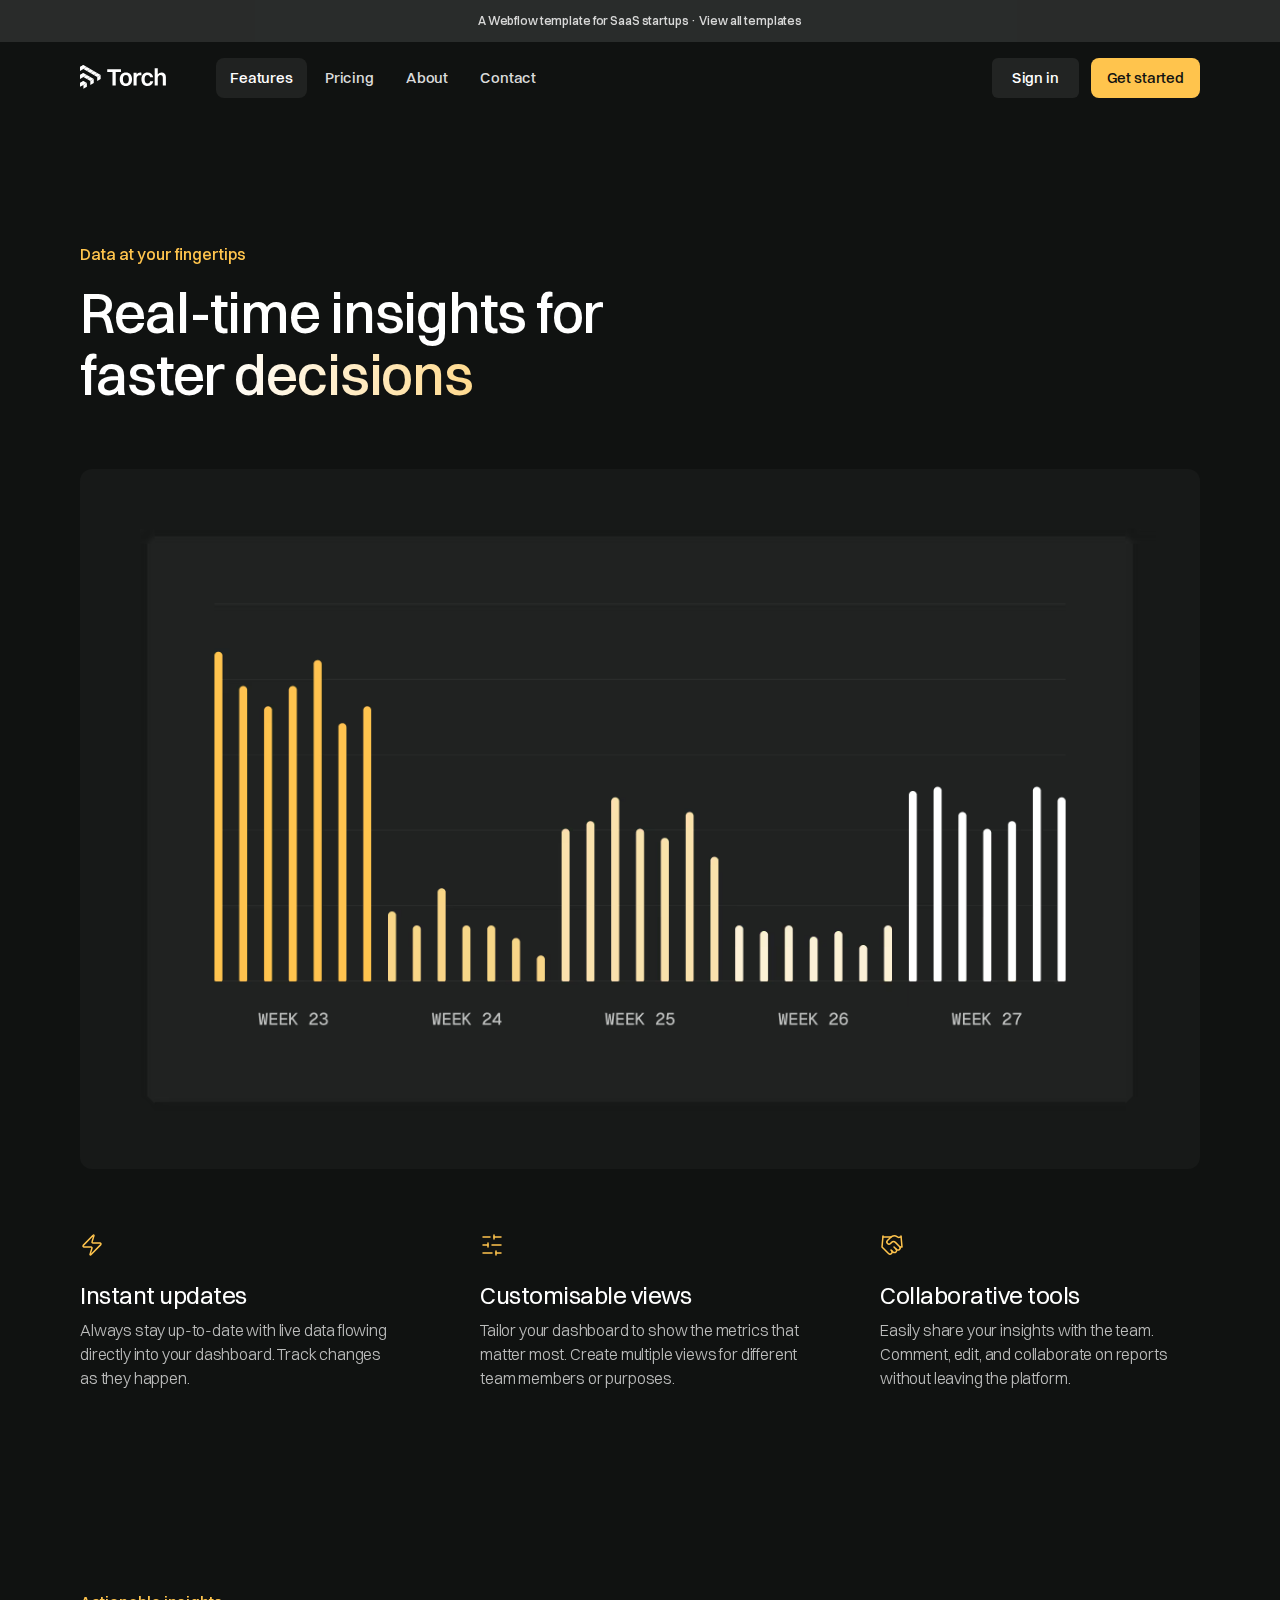
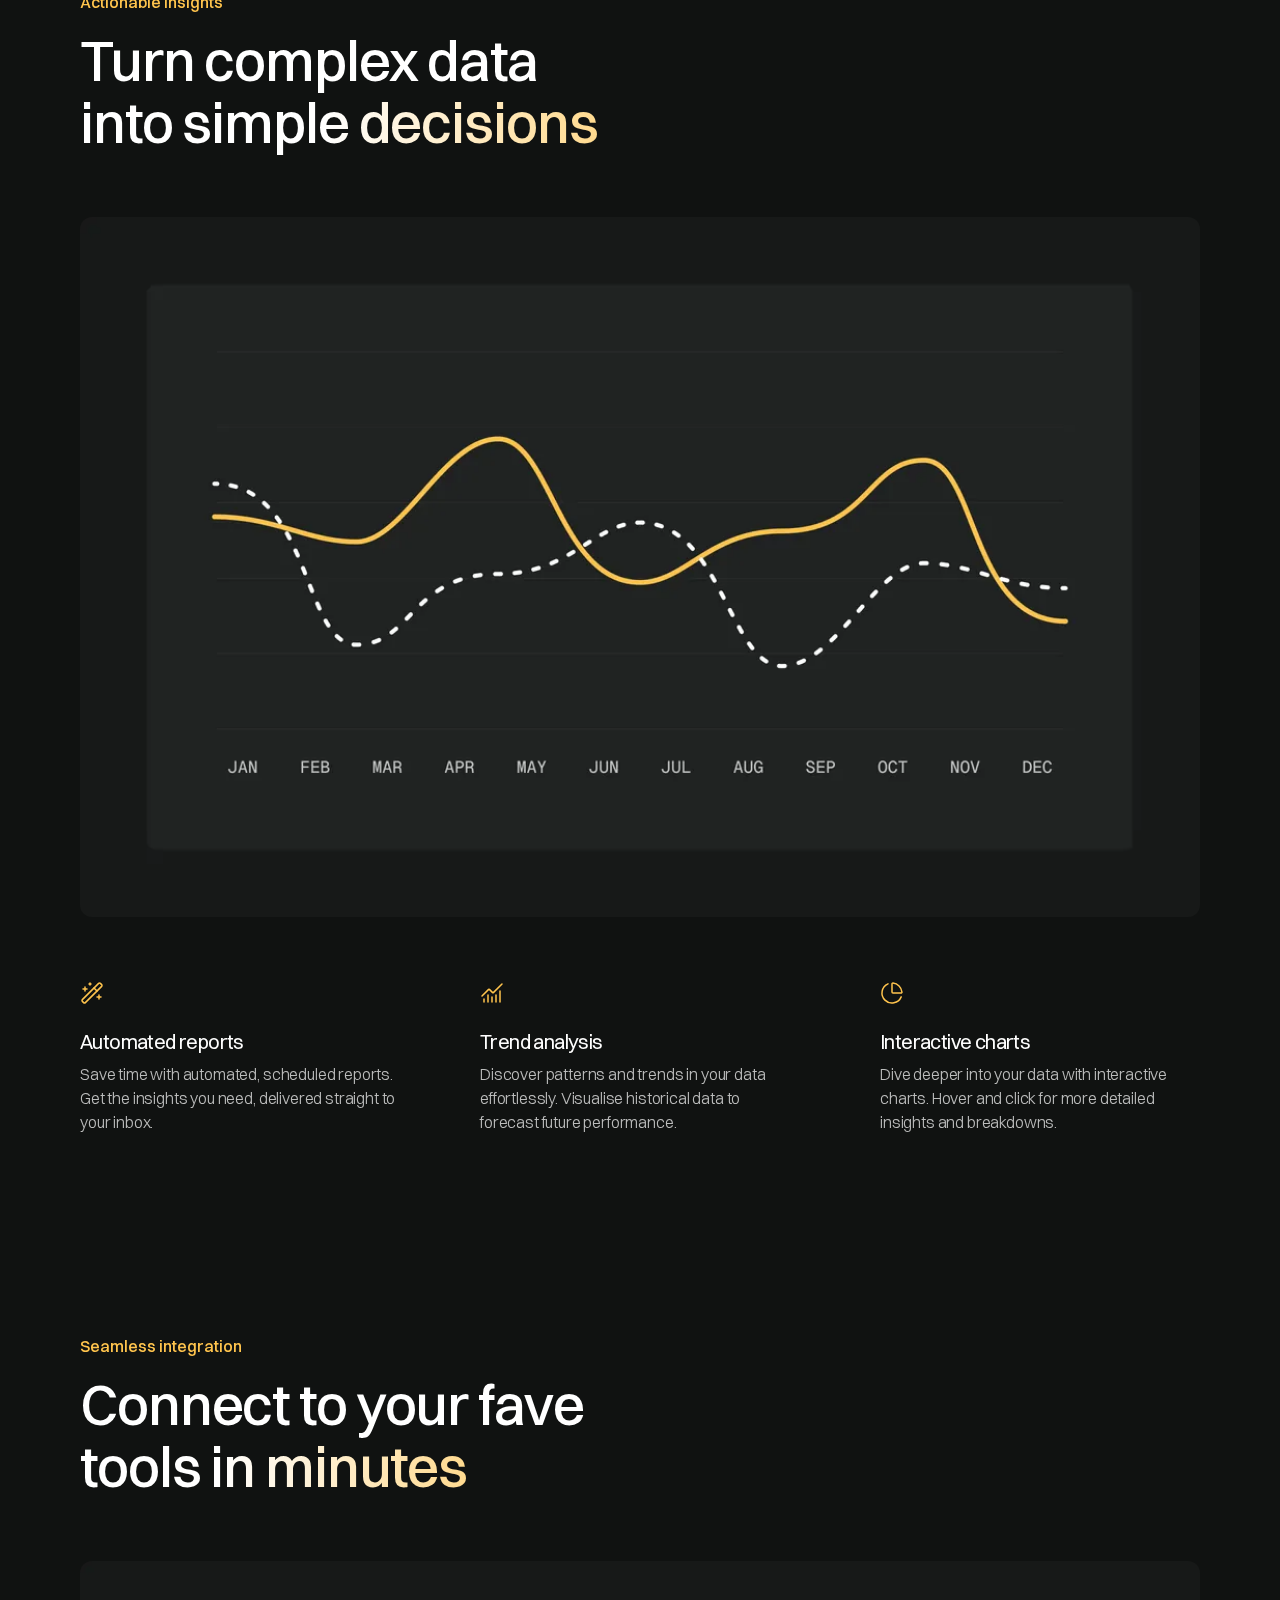
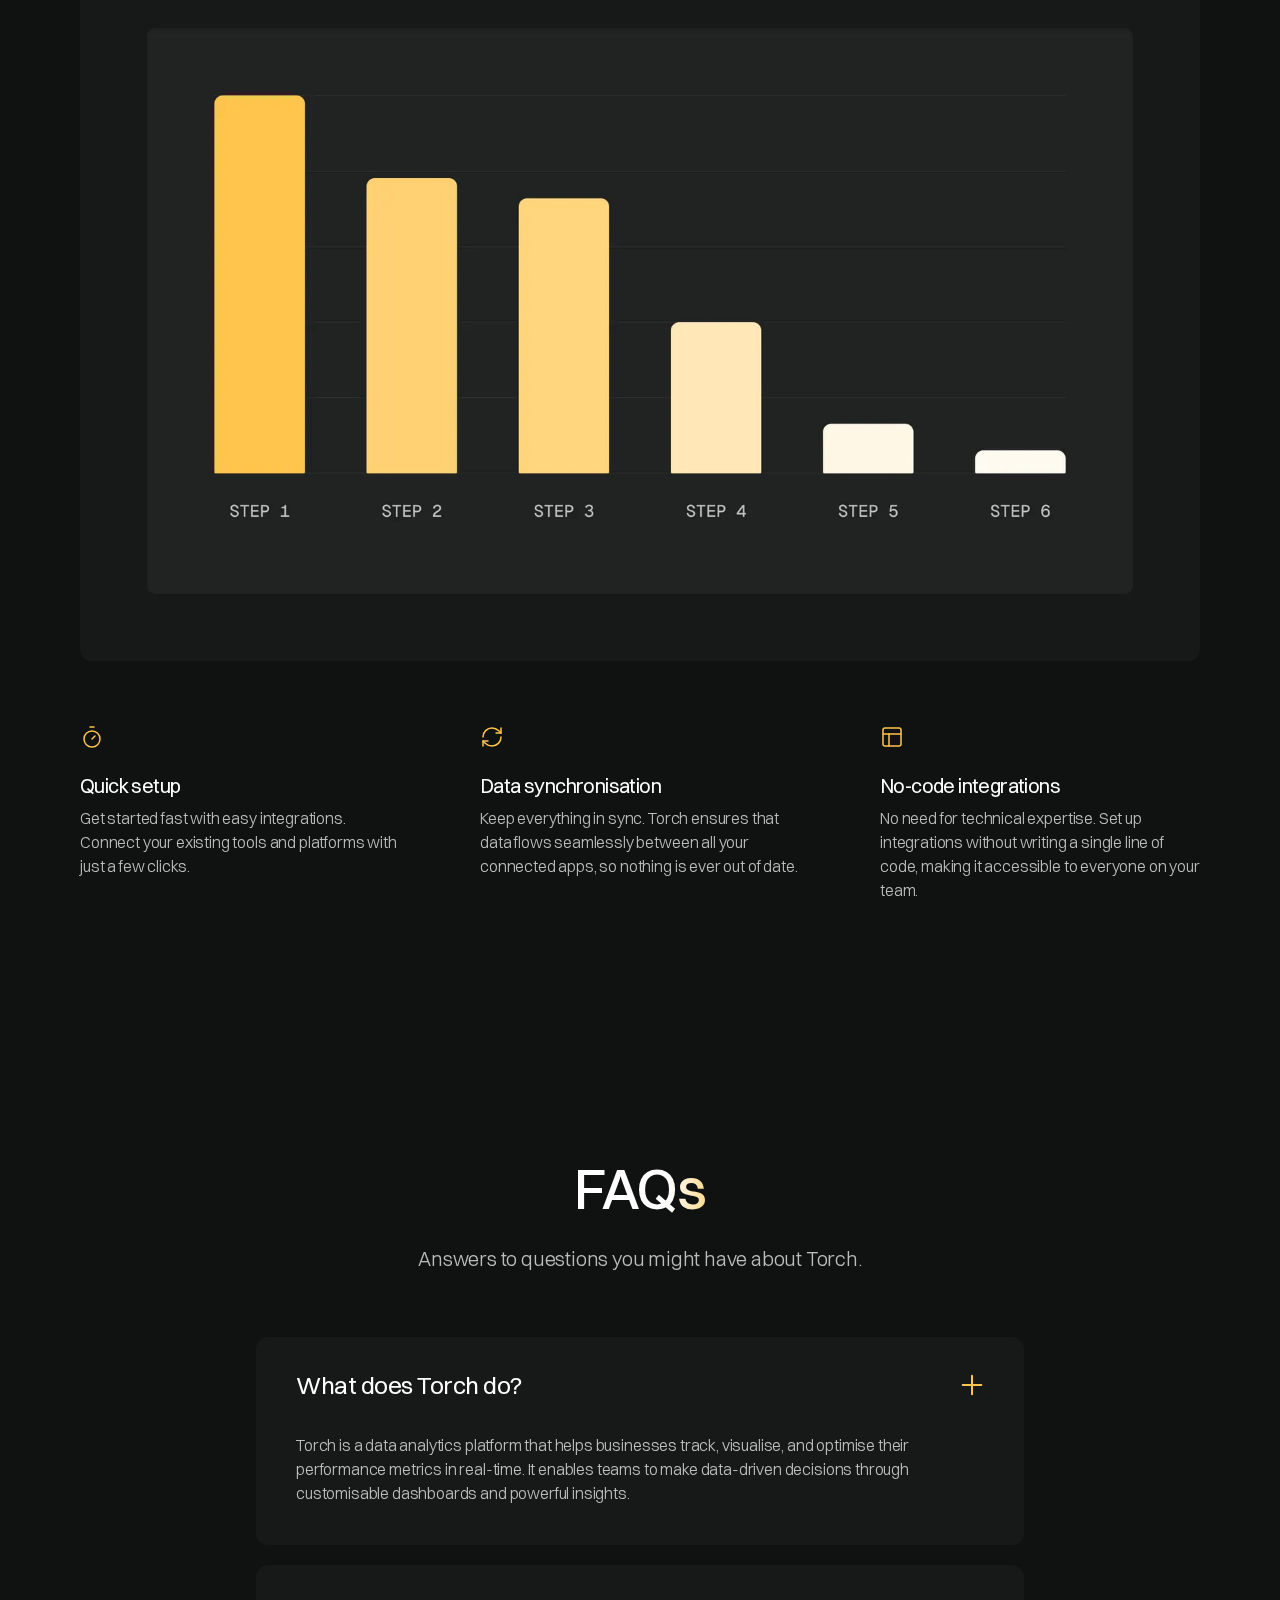
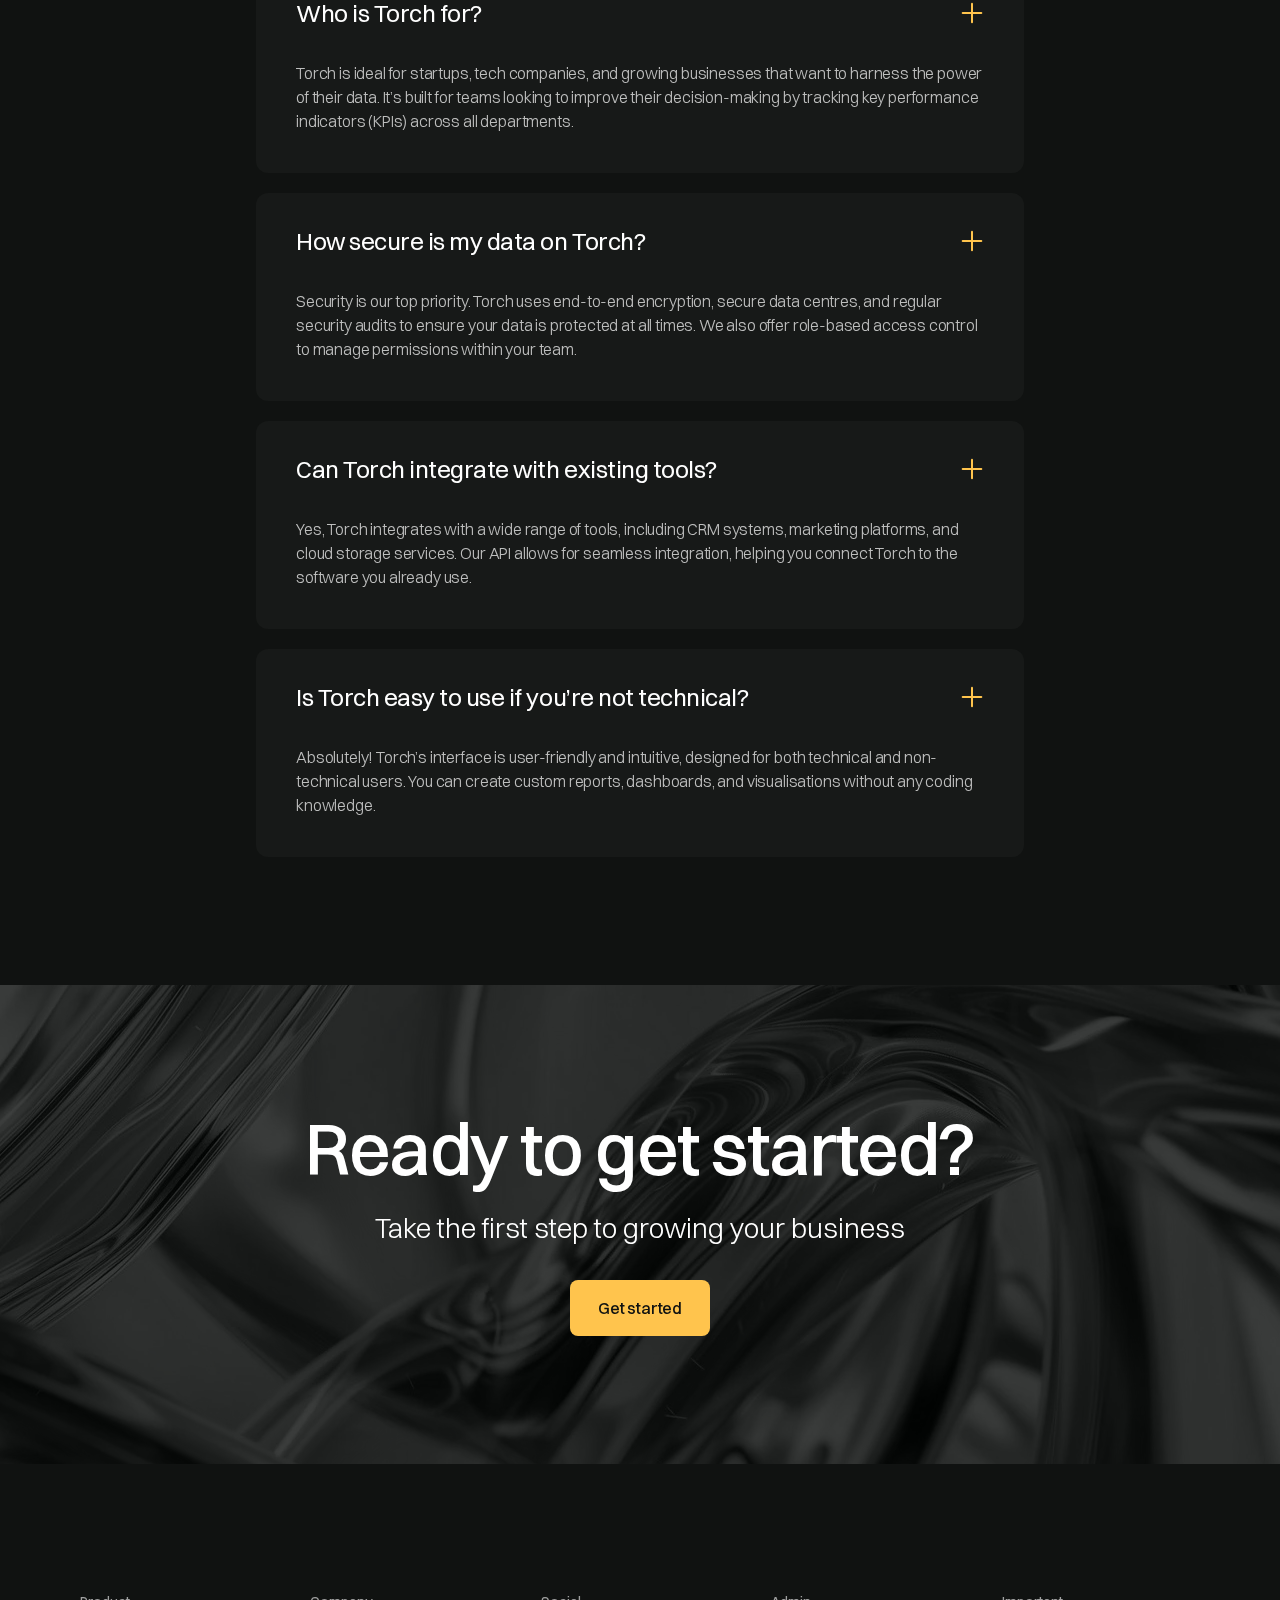
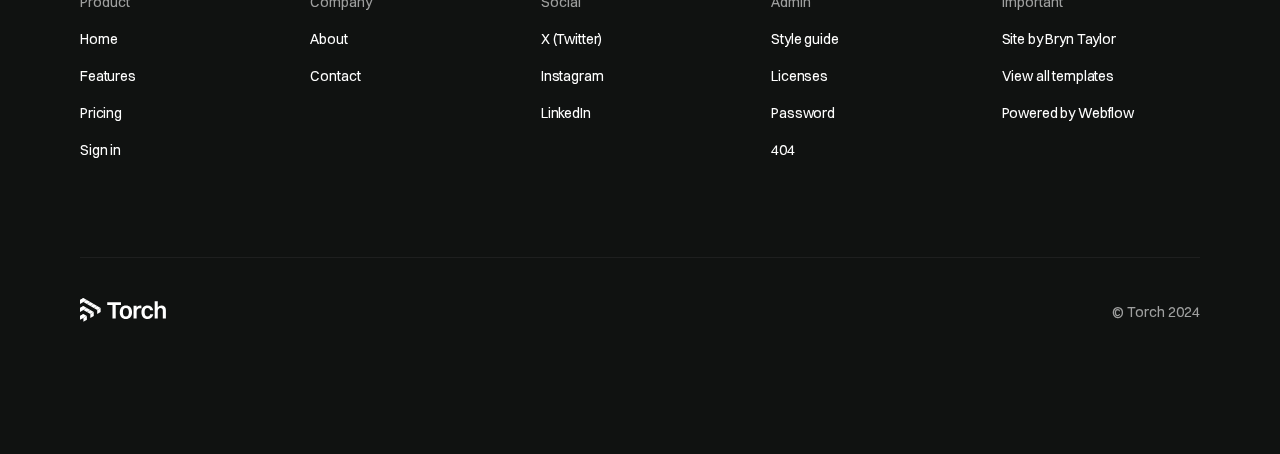
<file: features.html>
<!DOCTYPE html><!--  This site was created in Webflow. https://webflow.com  --><!--  Last Published: Sun Jun 08 2025 17:34:45 GMT+0000 (Coordinated Universal Time)  -->
<html data-wf-page="6845c994d0fc1d7b26147eab" data-wf-site="6845c994d0fc1d7b26147e45" lang="en">
<head>
  <meta charset="utf-8">
  <title>Torch · Features</title>
  <meta content="Torch is a high-quality template for SaaS tech startups. It has multiple pages, sections and components to suit your needs. Take your company&#x27;s online presence to the next level." name="description">
  <meta content="Torch · Features" property="og:title">
  <meta content="Torch is a high-quality template for SaaS tech startups. It has multiple pages, sections and components to suit your needs. Take your company&#x27;s online presence to the next level." property="og:description">
  <meta content="https://cdn.prod.website-files.com/66fad496e2674af9c6f8f4ef/6703e5e87c9ca1599100560c_torch-opengraph-image.png" property="og:image">
  <meta content="Torch · Features" property="twitter:title">
  <meta content="Torch is a high-quality template for SaaS tech startups. It has multiple pages, sections and components to suit your needs. Take your company&#x27;s online presence to the next level." property="twitter:description">
  <meta content="https://cdn.prod.website-files.com/66fad496e2674af9c6f8f4ef/6703e5e87c9ca1599100560c_torch-opengraph-image.png" property="twitter:image">
  <meta property="og:type" content="website">
  <meta content="summary_large_image" name="twitter:card">
  <meta content="width=device-width, initial-scale=1" name="viewport">
  <meta content="Webflow" name="generator">
  <link href="css/normalize.css" rel="stylesheet" type="text/css">
  <link href="css/webflow.css" rel="stylesheet" type="text/css">
  <link href="css/vs-code-activity-a0aa7c5c71511f4863e2cd.webflow.css" rel="stylesheet" type="text/css">
  <script type="text/javascript">!function(o,c){var n=c.documentElement,t=" w-mod-";n.className+=t+"js",("ontouchstart"in o||o.DocumentTouch&&c instanceof DocumentTouch)&&(n.className+=t+"touch")}(window,document);</script>
  <link href="images/favicon.png" rel="shortcut icon" type="image/x-icon">
  <link href="images/webclip.png" rel="apple-touch-icon">
</head>
<body>
  <a href="https://www.bryntaylor.co.uk/platform/webflow?ref=template" target="_blank" class="section banner w-inline-block">
    <div class="container-large">
      <div>A Webflow template for SaaS startups · View all templates</div>
    </div>
  </a>
  <div data-animation="default" class="nav w-nav" data-easing2="ease" fs-scrolldisable-element="smart-nav" data-easing="ease" data-collapse="medium" data-w-id="abad23f6-3206-d95e-518e-2548f4c46996" role="banner" data-duration="400">
    <div class="nav-container">
      <div class="logo-wrapper">
        <a href="index.html" class="logo w-nav-brand"><img src="images/torch-logo.svg" loading="lazy" width="Auto" height="24" alt="Logo"></a>
        <nav role="navigation" id="w-node-abad23f6-3206-d95e-518e-2548f4c4699b-f4c46996" class="nav-menu w-nav-menu">
          <a href="features.html" aria-current="page" class="nav-link w-nav-link w--current">Features</a>
          <a href="pricing.html" class="nav-link w-nav-link">Pricing</a>
          <a href="about.html" class="nav-link w-nav-link">About</a>
          <a href="contact.html" class="nav-link w-nav-link">Contact</a>
        </nav>
      </div>
      <div id="w-node-abad23f6-3206-d95e-518e-2548f4c469b0-f4c46996" class="actions-wrapper">
        <a href="sign-in.html" class="button-secondary small hide-mobile-portrait w-button">Sign in</a>
        <a href="#" class="button small hide-mobile-portrait w-button">Get started</a>
        <div class="nav-menu-button w-nav-button">
          <div class="menu-icon">
            <div class="menu-icon-line-top"></div>
            <div class="menu-icon-line-bottom"></div>
          </div>
        </div>
      </div>
    </div>
  </div>
  <section class="section">
    <div class="container-large">
      <div class="features-list">
        <div class="w-layout-grid feature-item">
          <div class="feature-content">
            <div class="text-color-accent text-weight-medium">Data at your fingertips</div>
            <div class="spacer-16"></div>
            <h2 class="heading large"><span class="text-gradient-overlay">Real-time insights for faster decisions</span></h2>
          </div>
          <div class="image-wrapper"><img src="images/torch-product-image-2_1torch-product-image-2.avif" loading="lazy" sizes="(max-width: 767px) 83vw, (max-width: 991px) 87vw, 84vw" srcset="images/torch-product-image-2_1torch-product-image-2.avif 500w, images/torch-product-image-2_1torch-product-image-2.avif 800w, images/torch-product-image-2_1torch-product-image-2.avif 2400w" alt="Product image" class="feature-image"></div>
          <div class="grid-3-column">
            <div class="benefit-item"><img src="images/zap.svg" loading="lazy" alt="Zap icon" class="icon-medium">
              <div class="spacer-24"></div>
              <h3 class="heading regular">Instant updates</h3>
              <div class="spacer-8"></div>
              <p class="paragraph">Always stay up-to-date with live data flowing directly into your dashboard. Track changes as they happen.</p>
            </div>
            <div class="benefit-item"><img src="images/sliders-horizontal.svg" loading="lazy" alt="Sliders icon" class="icon-medium">
              <div class="spacer-24"></div>
              <h3 class="heading regular">Customisable views</h3>
              <div class="spacer-8"></div>
              <p class="paragraph">Tailor your dashboard to show the metrics that matter most. Create multiple views for different team members or purposes.</p>
            </div>
            <div class="benefit-item"><img src="images/handshake.svg" loading="lazy" alt="Handshake icon" class="icon-medium">
              <div class="spacer-24"></div>
              <h3 class="heading regular">Collaborative tools</h3>
              <div class="spacer-8"></div>
              <p class="paragraph">Easily share your insights with the team. Comment, edit, and collaborate on reports without leaving the platform.</p>
            </div>
          </div>
        </div>
        <div class="w-layout-grid feature-item">
          <div class="feature-content">
            <div class="text-color-accent text-weight-medium">Actionable insights</div>
            <div class="spacer-16"></div>
            <h2 class="heading large"><span class="text-gradient-overlay">Turn complex data into simple decisions</span></h2>
          </div>
          <div class="image-wrapper"><img src="images/torch-product-image-3_1torch-product-image-3.avif" loading="lazy" sizes="(max-width: 767px) 83vw, (max-width: 991px) 87vw, 84vw" srcset="images/torch-product-image-3_1torch-product-image-3.avif 500w, images/torch-product-image-3_1torch-product-image-3.avif 800w, images/torch-product-image-3_1torch-product-image-3.avif 1080w, images/torch-product-image-3_1torch-product-image-3.avif 2400w" alt="Product image" class="feature-image"></div>
          <div class="grid-3-column">
            <div class="benefit-item"><img src="images/wand-sparkles.svg" loading="lazy" alt="Magic icon" class="icon-medium">
              <div class="spacer-24"></div>
              <h3 class="heading small">Automated reports</h3>
              <div class="spacer-8"></div>
              <p class="paragraph">Save time with automated, scheduled reports. Get the insights you need, delivered straight to your inbox.</p>
            </div>
            <div class="benefit-item"><img src="images/chart-no-axes-combined.svg" loading="lazy" alt="Chart icon" class="icon-medium">
              <div class="spacer-24"></div>
              <h3 class="heading small">Trend analysis</h3>
              <div class="spacer-8"></div>
              <p class="paragraph">Discover patterns and trends in your data effortlessly. Visualise historical data to forecast future performance.</p>
            </div>
            <div class="benefit-item"><img src="images/chart-pie.svg" loading="lazy" alt="Pie icon" class="icon-medium">
              <div class="spacer-24"></div>
              <h3 class="heading small">Interactive charts</h3>
              <div class="spacer-8"></div>
              <p class="paragraph">Dive deeper into your data with interactive charts. Hover and click for more detailed insights and breakdowns.</p>
            </div>
          </div>
        </div>
        <div class="w-layout-grid feature-item">
          <div class="feature-content">
            <div class="text-color-accent text-weight-medium">Seamless integration</div>
            <div class="spacer-16"></div>
            <h2 class="heading large"><span class="text-gradient-overlay">Connect to your fave tools in minutes</span></h2>
          </div>
          <div class="image-wrapper"><img src="images/torch-product-image-4_1torch-product-image-4.avif" loading="lazy" sizes="(max-width: 767px) 83vw, (max-width: 991px) 87vw, 84vw" srcset="images/torch-product-image-4_1torch-product-image-4.avif 500w, images/torch-product-image-4_1torch-product-image-4.avif 800w, images/torch-product-image-4_1torch-product-image-4.avif 2400w" alt="Product image" class="feature-image"></div>
          <div class="grid-3-column">
            <div class="benefit-item"><img src="images/timer.svg" loading="lazy" alt="Timer icon" class="icon-medium">
              <div class="spacer-24"></div>
              <h3 class="heading small">Quick setup</h3>
              <div class="spacer-8"></div>
              <p class="paragraph">Get started fast with easy integrations. Connect your existing tools and platforms with just a few clicks.</p>
            </div>
            <div class="benefit-item"><img src="images/refresh-cw.svg" loading="lazy" alt="Refresh icon" class="icon-medium">
              <div class="spacer-24"></div>
              <h3 class="heading small">Data synchronisation</h3>
              <div class="spacer-8"></div>
              <p class="paragraph">Keep everything in sync. Torch ensures that data flows seamlessly between all your connected apps, so nothing is ever out of date.</p>
            </div>
            <div class="benefit-item"><img src="images/panels-top-left.svg" loading="lazy" alt="Panel icon" class="icon-medium">
              <div class="spacer-24"></div>
              <h3 class="heading small">No-code integrations</h3>
              <div class="spacer-8"></div>
              <p class="paragraph">No need for technical expertise. Set up integrations without writing a single line of code, making it accessible to everyone on your team.</p>
            </div>
          </div>
        </div>
      </div>
    </div>
  </section>
  <section class="section">
    <div class="container-small">
      <div class="w-layout-grid faq-wrapper">
        <div class="faq-content">
          <h2><span class="text-gradient-overlay">FAQs</span></h2>
          <div class="spacer-24"></div>
          <p class="paragraph large">Answers to questions you might have about Torch.</p>
        </div>
        <div class="w-layout-grid faq-list">
          <div class="faq-accordion">
            <div data-w-id="ec766c24-12b7-b94d-ff49-9f5d83ef1eb9" class="faq-question">
              <h3 class="heading regular">What does Torch do?</h3><img src="images/plus.svg" loading="lazy" alt="Plus icon" class="faq-icon">
            </div>
            <div class="faq-answer">
              <p>Torch is a data analytics platform that helps businesses track, visualise, and optimise their performance metrics in real-time. It enables teams to make data-driven decisions through customisable dashboards and powerful insights.</p>
              <div class="spacer-40"></div>
            </div>
          </div>
          <div class="faq-accordion">
            <div data-w-id="54dd60b7-6fa8-ef93-355b-a321568ed0f3" class="faq-question">
              <h3 class="heading regular">Who is Torch for?</h3><img src="images/plus.svg" loading="lazy" alt="Plus icon" class="faq-icon">
            </div>
            <div class="faq-answer">
              <p>Torch is ideal for startups, tech companies, and growing businesses that want to harness the power of their data. It’s built for teams looking to improve their decision-making by tracking key performance indicators (KPIs) across all departments.</p>
              <div class="spacer-40"></div>
            </div>
          </div>
          <div class="faq-accordion">
            <div data-w-id="8ab634aa-24ca-0337-fd94-c3fe5e0a7e59" class="faq-question">
              <h3 class="heading regular">How secure is my data on Torch?</h3><img src="images/plus.svg" loading="lazy" alt="Plus icon" class="faq-icon">
            </div>
            <div class="faq-answer">
              <p>Security is our top priority. Torch uses end-to-end encryption, secure data centres, and regular security audits to ensure your data is protected at all times. We also offer role-based access control to manage permissions within your team.</p>
              <div class="spacer-40"></div>
            </div>
          </div>
          <div class="faq-accordion">
            <div data-w-id="c4ba0a19-3c90-69c7-36b8-7f895b683a5d" class="faq-question">
              <h3 class="heading regular">Can Torch integrate with existing tools?</h3><img src="images/plus.svg" loading="lazy" alt="Plus icon" class="faq-icon">
            </div>
            <div class="faq-answer">
              <p>Yes, Torch integrates with a wide range of tools, including CRM systems, marketing platforms, and cloud storage services. Our API allows for seamless integration, helping you connect Torch to the software you already use.</p>
              <div class="spacer-40"></div>
            </div>
          </div>
          <div class="faq-accordion">
            <div data-w-id="ee4ae58f-1cc5-15cd-2792-90620b0aa16a" class="faq-question">
              <h3 class="heading regular">Is Torch easy to use if you’re not technical?</h3><img src="images/plus.svg" loading="lazy" alt="Plus icon" class="faq-icon">
            </div>
            <div class="faq-answer">
              <p>Absolutely! Torch’s interface is user-friendly and intuitive, designed for both technical and non-technical users. You can create custom reports, dashboards, and visualisations without any coding knowledge.</p>
              <div class="spacer-40"></div>
            </div>
          </div>
        </div>
      </div>
    </div>
  </section>
  <section class="section is-relative">
    <div class="cta-card-content">
      <div class="text-box">
        <div>
          <h2 class="heading extra-large">Ready to get started?</h2>
        </div>
        <div class="spacer-16"></div>
        <div class="paragraph extra-large">Take the first step to growing your business</div>
      </div>
      <div class="spacer-32"></div>
      <a href="#" class="button w-button">Get started</a>
    </div>
    <div class="gradient-image"></div>
  </section>
  <section class="section">
    <div class="container-large">
      <div class="footer-grid">
        <div class="footer-column">
          <div class="text-color-muted">Product</div>
          <a href="index.html" class="footer-link">Home</a>
          <a href="features.html" aria-current="page" class="footer-link w--current">Features</a>
          <a href="pricing.html" class="footer-link">Pricing</a>
          <a href="sign-in.html" class="footer-link">Sign in</a>
        </div>
        <div class="footer-column">
          <div class="text-color-muted">Company</div>
          <a href="about.html" class="footer-link">About</a>
          <a href="contact.html" class="footer-link">Contact</a>
        </div>
        <div class="footer-column">
          <div class="text-color-muted">Social</div>
          <a href="https://x.com/" target="_blank" class="footer-link">X (Twitter)</a>
          <a href="https://www.instagram.com/" target="_blank" class="footer-link">Instagram</a>
          <a href="https://www.linkedin.com/" target="_blank" class="footer-link">LinkedIn</a>
        </div>
        <div class="footer-column">
          <div class="text-color-muted">Admin</div>
          <a href="admin/styleguide.html" class="footer-link">Style guide</a>
          <a href="admin/licenses.html" class="footer-link">Licenses</a>
          <a href="401.html" class="footer-link">Password</a>
          <a href="404.html" class="footer-link">404</a>
        </div>
        <div class="footer-column">
          <div class="text-color-muted">Important</div>
          <a href="https://www.bryntaylor.co.uk/?ref=template" target="_blank" class="footer-link">Site by Bryn Taylor</a>
          <a href="https://www.bryntaylor.co.uk/platform/webflow?ref=template" target="_blank" class="footer-link">View all templates</a>
          <a href="https://webflow.com/" target="_blank" class="footer-link">Powered by Webflow</a>
        </div>
      </div>
      <div class="spacer-96"></div>
      <div class="divider-line"></div>
      <div class="spacer-40"></div>
      <div class="footer-bottom">
        <a href="index.html" class="logo w-nav-brand"><img src="images/torch-logo.svg" loading="lazy" width="Auto" height="24" alt="Logo"></a>
        <div class="footer-link text-color-muted">© Torch 2024</div>
      </div>
    </div>
  </section>
  <script src="https://d3e54v103j8qbb.cloudfront.net/js/jquery-3.5.1.min.dc5e7f18c8.js?site=6845c994d0fc1d7b26147e45" type="text/javascript" integrity="sha256-9/aliU8dGd2tb6OSsuzixeV4y/faTqgFtohetphbbj0=" crossorigin="anonymous"></script>
  <script src="js/webflow.js" type="text/javascript"></script>
</body>
</html>
</file>
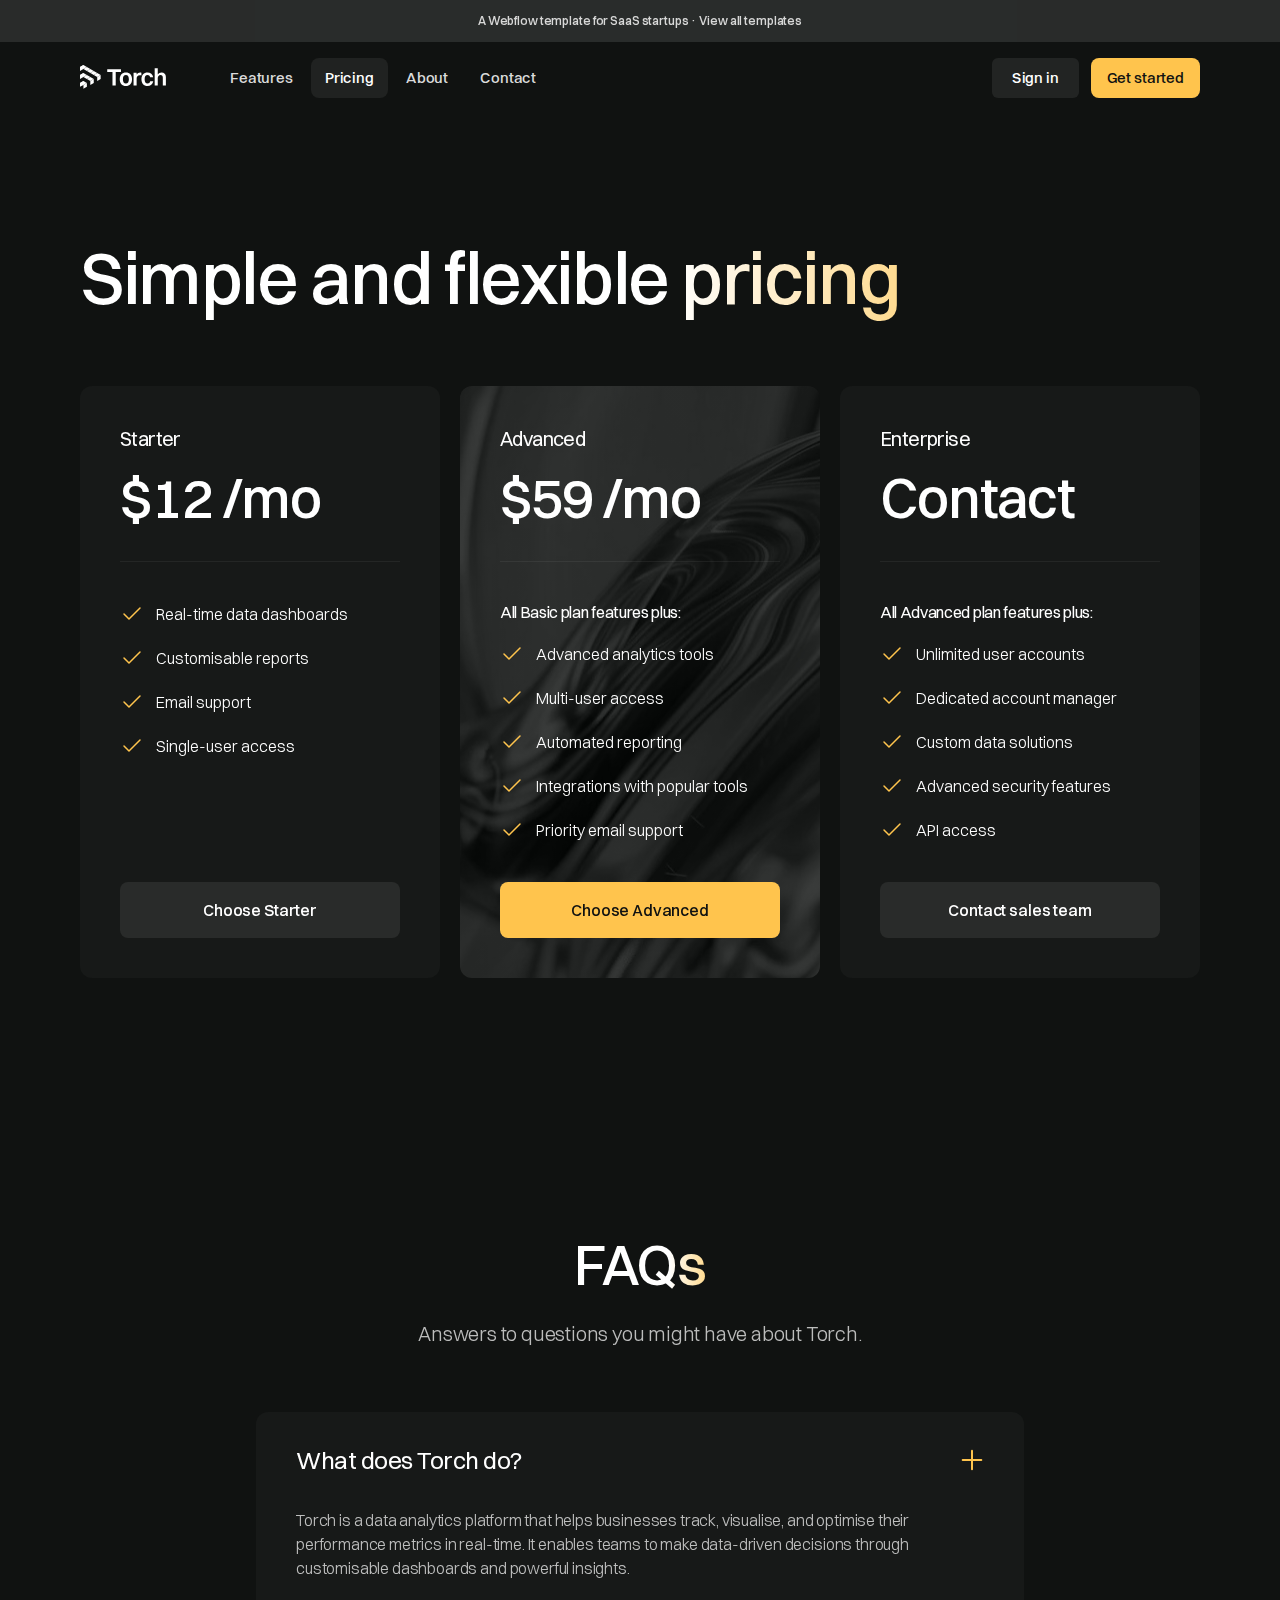
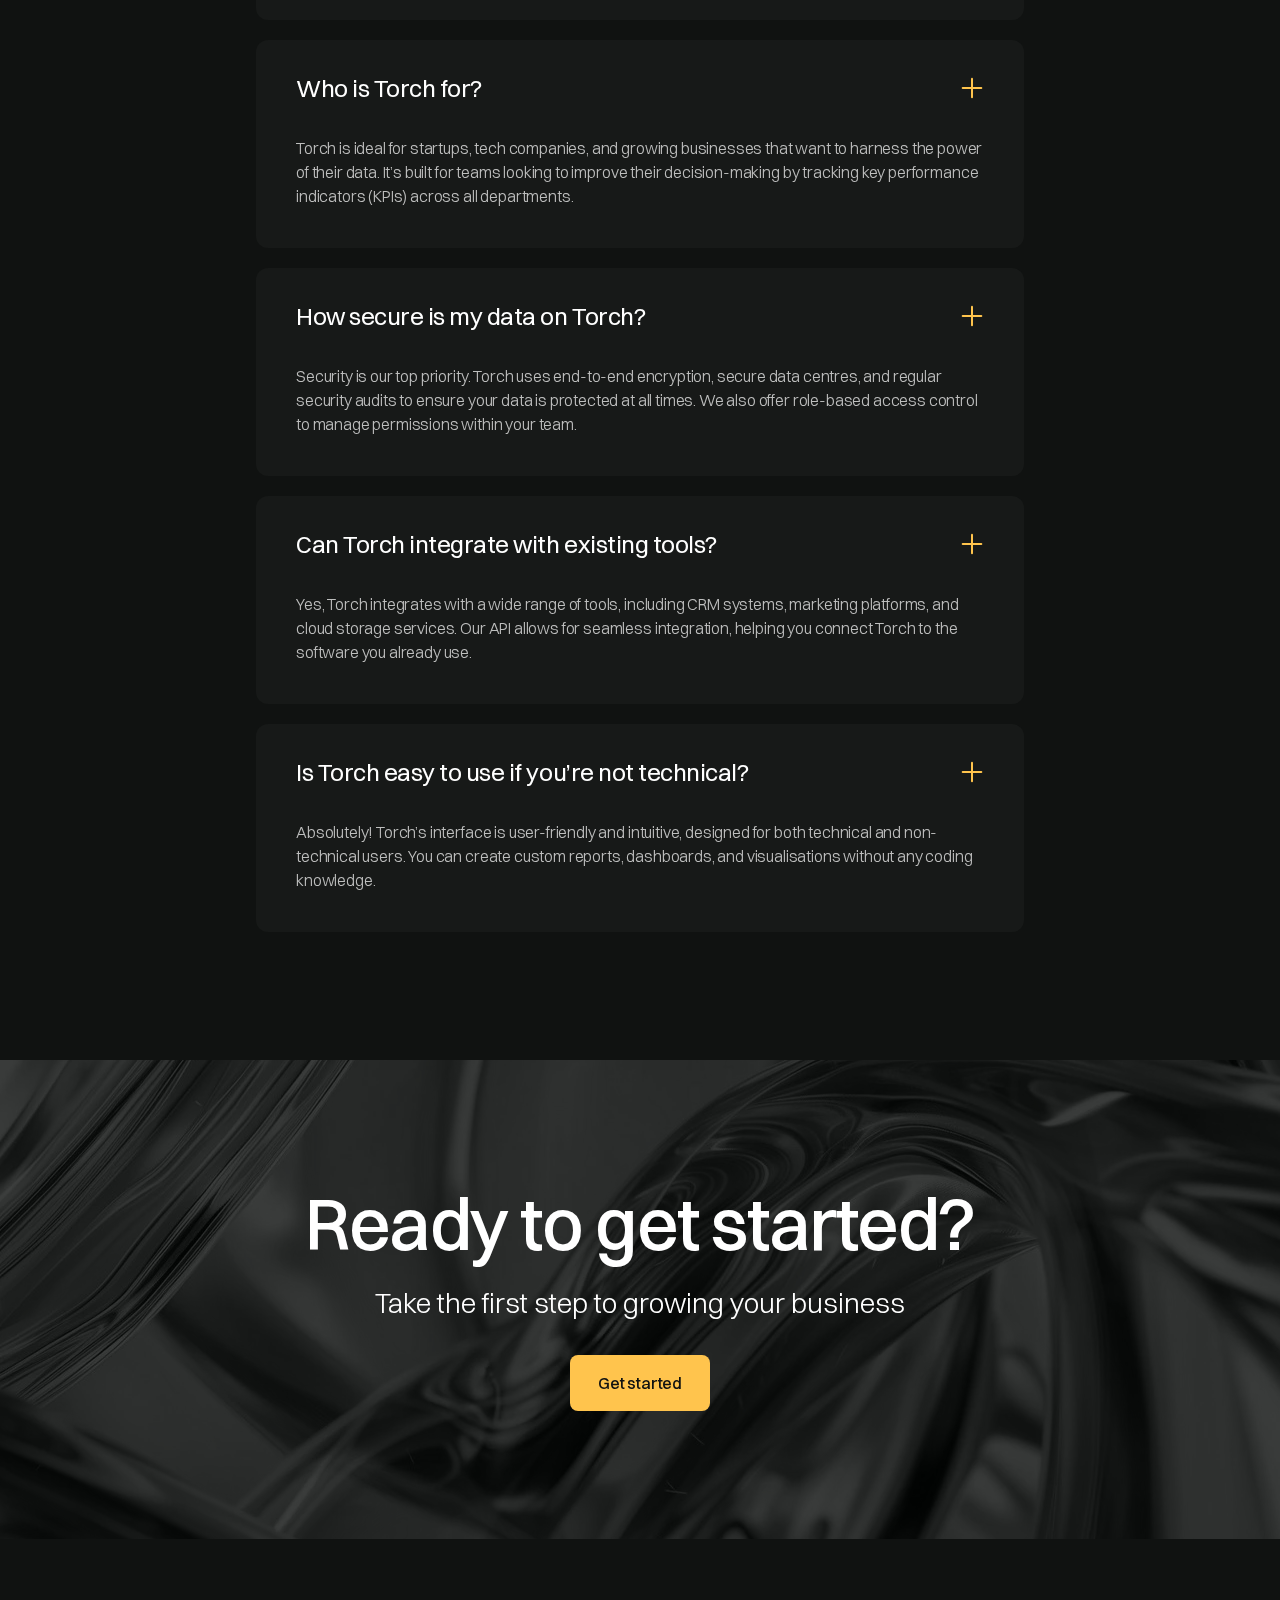
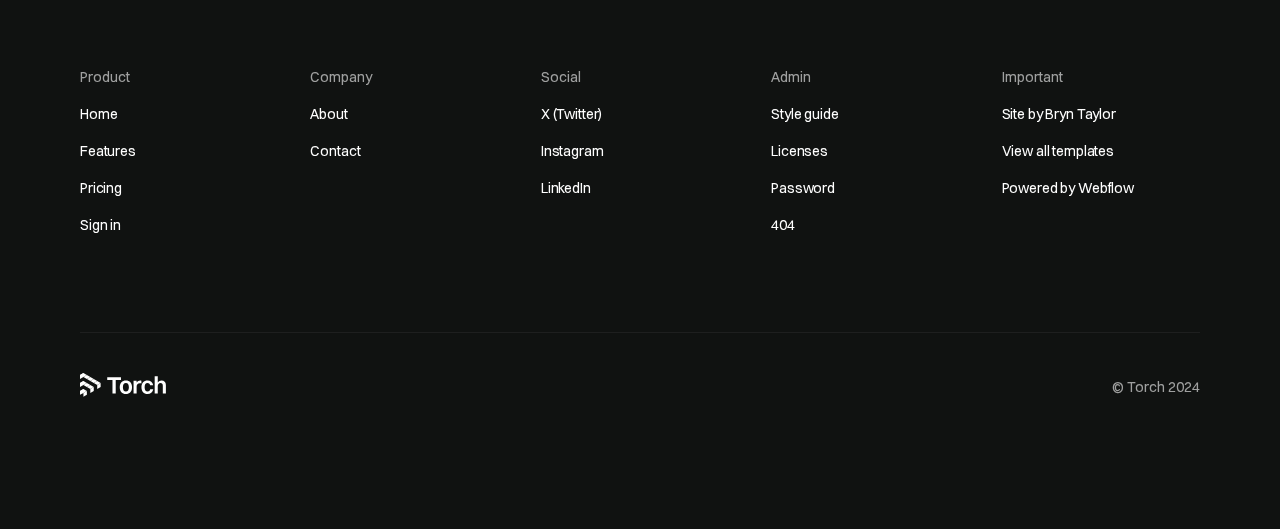
<file: pricing.html>
<!DOCTYPE html><!--  This site was created in Webflow. https://webflow.com  --><!--  Last Published: Sun Jun 08 2025 17:34:45 GMT+0000 (Coordinated Universal Time)  -->
<html data-wf-page="6845c994d0fc1d7b26147eaa" data-wf-site="6845c994d0fc1d7b26147e45" lang="en">
<head>
  <meta charset="utf-8">
  <title>Torch · Pricing</title>
  <meta content="Torch is a high-quality template for SaaS tech startups. It has multiple pages, sections and components to suit your needs. Take your company&#x27;s online presence to the next level." name="description">
  <meta content="Torch · Pricing" property="og:title">
  <meta content="Torch is a high-quality template for SaaS tech startups. It has multiple pages, sections and components to suit your needs. Take your company&#x27;s online presence to the next level." property="og:description">
  <meta content="https://cdn.prod.website-files.com/66fad496e2674af9c6f8f4ef/6703e5e87c9ca1599100560c_torch-opengraph-image.png" property="og:image">
  <meta content="Torch · Pricing" property="twitter:title">
  <meta content="Torch is a high-quality template for SaaS tech startups. It has multiple pages, sections and components to suit your needs. Take your company&#x27;s online presence to the next level." property="twitter:description">
  <meta content="https://cdn.prod.website-files.com/66fad496e2674af9c6f8f4ef/6703e5e87c9ca1599100560c_torch-opengraph-image.png" property="twitter:image">
  <meta property="og:type" content="website">
  <meta content="summary_large_image" name="twitter:card">
  <meta content="width=device-width, initial-scale=1" name="viewport">
  <meta content="Webflow" name="generator">
  <link href="css/normalize.css" rel="stylesheet" type="text/css">
  <link href="css/webflow.css" rel="stylesheet" type="text/css">
  <link href="css/vs-code-activity-a0aa7c5c71511f4863e2cd.webflow.css" rel="stylesheet" type="text/css">
  <script type="text/javascript">!function(o,c){var n=c.documentElement,t=" w-mod-";n.className+=t+"js",("ontouchstart"in o||o.DocumentTouch&&c instanceof DocumentTouch)&&(n.className+=t+"touch")}(window,document);</script>
  <link href="images/favicon.png" rel="shortcut icon" type="image/x-icon">
  <link href="images/webclip.png" rel="apple-touch-icon">
</head>
<body>
  <a href="https://www.bryntaylor.co.uk/platform/webflow?ref=template" target="_blank" class="section banner w-inline-block">
    <div class="container-large">
      <div>A Webflow template for SaaS startups · View all templates</div>
    </div>
  </a>
  <div data-animation="default" class="nav w-nav" data-easing2="ease" fs-scrolldisable-element="smart-nav" data-easing="ease" data-collapse="medium" data-w-id="abad23f6-3206-d95e-518e-2548f4c46996" role="banner" data-duration="400">
    <div class="nav-container">
      <div class="logo-wrapper">
        <a href="index.html" class="logo w-nav-brand"><img src="images/torch-logo.svg" loading="lazy" width="Auto" height="24" alt="Logo"></a>
        <nav role="navigation" id="w-node-abad23f6-3206-d95e-518e-2548f4c4699b-f4c46996" class="nav-menu w-nav-menu">
          <a href="features.html" class="nav-link w-nav-link">Features</a>
          <a href="pricing.html" aria-current="page" class="nav-link w-nav-link w--current">Pricing</a>
          <a href="about.html" class="nav-link w-nav-link">About</a>
          <a href="contact.html" class="nav-link w-nav-link">Contact</a>
        </nav>
      </div>
      <div id="w-node-abad23f6-3206-d95e-518e-2548f4c469b0-f4c46996" class="actions-wrapper">
        <a href="sign-in.html" class="button-secondary small hide-mobile-portrait w-button">Sign in</a>
        <a href="#" class="button small hide-mobile-portrait w-button">Get started</a>
        <div class="nav-menu-button w-nav-button">
          <div class="menu-icon">
            <div class="menu-icon-line-top"></div>
            <div class="menu-icon-line-bottom"></div>
          </div>
        </div>
      </div>
    </div>
  </div>
  <section class="section">
    <div class="container-large">
      <h1 data-w-id="05c97b58-b1ac-eabe-afbc-3861dce3b03f" class="heading extra-large"><span class="text-gradient-overlay">Simple and flexible pricing</span></h1>
      <div class="spacer-64"></div>
      <div class="w-layout-grid pricing-list">
        <div class="pricing-card">
          <div class="pricing-card-top">
            <div class="heading small">Starter</div>
            <div class="spacer-16"></div>
            <div class="heading large">$12 /mo</div>
            <div class="spacer-32"></div>
            <div class="divider-line"></div>
            <div class="spacer-40"></div>
            <div class="pricing-features-list">
              <div class="pricing-feature"><img src="images/check.svg" loading="lazy" alt="Check icon" class="icon-24">
                <div>Real-time data dashboards</div>
              </div>
              <div class="pricing-feature"><img src="images/check.svg" loading="lazy" alt="Check icon" class="icon-24">
                <div>Customisable reports</div>
              </div>
              <div class="pricing-feature"><img src="images/check.svg" loading="lazy" alt="Check icon" class="icon-24">
                <div>Email support</div>
              </div>
              <div class="pricing-feature"><img src="images/check.svg" loading="lazy" alt="Check icon" class="icon-24">
                <div>Single-user access</div>
              </div>
            </div>
          </div>
          <a href="#" class="button-secondary full-width w-button">Choose Starter</a>
        </div>
        <div class="card-item featured">
          <div class="gradient-image"></div>
          <div class="pricing-card-content">
            <div class="pricing-card-top">
              <div>
                <div class="heading small">Advanced</div>
              </div>
              <div class="spacer-16"></div>
              <div class="heading large">$59 /mo</div>
              <div class="spacer-32"></div>
              <div class="divider-line"></div>
              <div class="spacer-40"></div>
              <div class="pricing-features-list">
                <div class="pricing-feature">
                  <div class="heading extra-small">All Basic plan features plus:</div>
                </div>
                <div class="pricing-feature"><img src="images/check.svg" loading="lazy" alt="Check icon" class="icon-24">
                  <div>Advanced analytics tools</div>
                </div>
                <div class="pricing-feature"><img src="images/check.svg" loading="lazy" alt="Check icon" class="icon-24">
                  <div>Multi-user access</div>
                </div>
                <div class="pricing-feature"><img src="images/check.svg" loading="lazy" alt="Check icon" class="icon-24">
                  <div>Automated reporting</div>
                </div>
                <div class="pricing-feature"><img src="images/check.svg" loading="lazy" alt="Check icon" class="icon-24">
                  <div>Integrations with popular tools</div>
                </div>
                <div class="pricing-feature"><img src="images/check.svg" loading="lazy" alt="Check icon" class="icon-24">
                  <div>Priority email support</div>
                </div>
              </div>
            </div>
            <a href="#" class="button full-width w-button">Choose Advanced</a>
          </div>
        </div>
        <div class="card-item">
          <div class="heading small">Enterprise</div>
          <div class="spacer-16"></div>
          <div class="heading large">Contact</div>
          <div class="spacer-32"></div>
          <div class="divider-line"></div>
          <div class="spacer-40"></div>
          <div class="pricing-features-list">
            <div class="heading extra-small">All Advanced plan features plus:</div>
            <div class="pricing-feature"><img src="images/check.svg" loading="lazy" alt="Check icon" class="icon-24">
              <div>Unlimited user accounts</div>
            </div>
            <div class="pricing-feature"><img src="images/check.svg" loading="lazy" alt="Check icon" class="icon-24">
              <div>Dedicated account manager</div>
            </div>
            <div class="pricing-feature"><img src="images/check.svg" loading="lazy" alt="Check icon" class="icon-24">
              <div>Custom data solutions</div>
            </div>
            <div class="pricing-feature"><img src="images/check.svg" loading="lazy" alt="Check icon" class="icon-24">
              <div>Advanced security features</div>
            </div>
            <div class="pricing-feature"><img src="images/check.svg" loading="lazy" alt="Check icon" class="icon-24">
              <div>API access</div>
            </div>
          </div>
          <a href="contact.html" class="button-secondary full-width w-button">Contact sales team</a>
        </div>
      </div>
    </div>
  </section>
  <section class="section">
    <div class="container-small">
      <div class="w-layout-grid faq-wrapper">
        <div class="faq-content">
          <h2><span class="text-gradient-overlay">FAQs</span></h2>
          <div class="spacer-24"></div>
          <p class="paragraph large">Answers to questions you might have about Torch.</p>
        </div>
        <div class="w-layout-grid faq-list">
          <div class="faq-accordion">
            <div data-w-id="ec766c24-12b7-b94d-ff49-9f5d83ef1eb9" class="faq-question">
              <h3 class="heading regular">What does Torch do?</h3><img src="images/plus.svg" loading="lazy" alt="Plus icon" class="faq-icon">
            </div>
            <div class="faq-answer">
              <p>Torch is a data analytics platform that helps businesses track, visualise, and optimise their performance metrics in real-time. It enables teams to make data-driven decisions through customisable dashboards and powerful insights.</p>
              <div class="spacer-40"></div>
            </div>
          </div>
          <div class="faq-accordion">
            <div data-w-id="54dd60b7-6fa8-ef93-355b-a321568ed0f3" class="faq-question">
              <h3 class="heading regular">Who is Torch for?</h3><img src="images/plus.svg" loading="lazy" alt="Plus icon" class="faq-icon">
            </div>
            <div class="faq-answer">
              <p>Torch is ideal for startups, tech companies, and growing businesses that want to harness the power of their data. It’s built for teams looking to improve their decision-making by tracking key performance indicators (KPIs) across all departments.</p>
              <div class="spacer-40"></div>
            </div>
          </div>
          <div class="faq-accordion">
            <div data-w-id="8ab634aa-24ca-0337-fd94-c3fe5e0a7e59" class="faq-question">
              <h3 class="heading regular">How secure is my data on Torch?</h3><img src="images/plus.svg" loading="lazy" alt="Plus icon" class="faq-icon">
            </div>
            <div class="faq-answer">
              <p>Security is our top priority. Torch uses end-to-end encryption, secure data centres, and regular security audits to ensure your data is protected at all times. We also offer role-based access control to manage permissions within your team.</p>
              <div class="spacer-40"></div>
            </div>
          </div>
          <div class="faq-accordion">
            <div data-w-id="c4ba0a19-3c90-69c7-36b8-7f895b683a5d" class="faq-question">
              <h3 class="heading regular">Can Torch integrate with existing tools?</h3><img src="images/plus.svg" loading="lazy" alt="Plus icon" class="faq-icon">
            </div>
            <div class="faq-answer">
              <p>Yes, Torch integrates with a wide range of tools, including CRM systems, marketing platforms, and cloud storage services. Our API allows for seamless integration, helping you connect Torch to the software you already use.</p>
              <div class="spacer-40"></div>
            </div>
          </div>
          <div class="faq-accordion">
            <div data-w-id="ee4ae58f-1cc5-15cd-2792-90620b0aa16a" class="faq-question">
              <h3 class="heading regular">Is Torch easy to use if you’re not technical?</h3><img src="images/plus.svg" loading="lazy" alt="Plus icon" class="faq-icon">
            </div>
            <div class="faq-answer">
              <p>Absolutely! Torch’s interface is user-friendly and intuitive, designed for both technical and non-technical users. You can create custom reports, dashboards, and visualisations without any coding knowledge.</p>
              <div class="spacer-40"></div>
            </div>
          </div>
        </div>
      </div>
    </div>
  </section>
  <section class="section is-relative">
    <div class="cta-card-content">
      <div class="text-box">
        <div>
          <h2 class="heading extra-large">Ready to get started?</h2>
        </div>
        <div class="spacer-16"></div>
        <div class="paragraph extra-large">Take the first step to growing your business</div>
      </div>
      <div class="spacer-32"></div>
      <a href="#" class="button w-button">Get started</a>
    </div>
    <div class="gradient-image"></div>
  </section>
  <section class="section">
    <div class="container-large">
      <div class="footer-grid">
        <div class="footer-column">
          <div class="text-color-muted">Product</div>
          <a href="index.html" class="footer-link">Home</a>
          <a href="features.html" class="footer-link">Features</a>
          <a href="pricing.html" aria-current="page" class="footer-link w--current">Pricing</a>
          <a href="sign-in.html" class="footer-link">Sign in</a>
        </div>
        <div class="footer-column">
          <div class="text-color-muted">Company</div>
          <a href="about.html" class="footer-link">About</a>
          <a href="contact.html" class="footer-link">Contact</a>
        </div>
        <div class="footer-column">
          <div class="text-color-muted">Social</div>
          <a href="https://x.com/" target="_blank" class="footer-link">X (Twitter)</a>
          <a href="https://www.instagram.com/" target="_blank" class="footer-link">Instagram</a>
          <a href="https://www.linkedin.com/" target="_blank" class="footer-link">LinkedIn</a>
        </div>
        <div class="footer-column">
          <div class="text-color-muted">Admin</div>
          <a href="admin/styleguide.html" class="footer-link">Style guide</a>
          <a href="admin/licenses.html" class="footer-link">Licenses</a>
          <a href="401.html" class="footer-link">Password</a>
          <a href="404.html" class="footer-link">404</a>
        </div>
        <div class="footer-column">
          <div class="text-color-muted">Important</div>
          <a href="https://www.bryntaylor.co.uk/?ref=template" target="_blank" class="footer-link">Site by Bryn Taylor</a>
          <a href="https://www.bryntaylor.co.uk/platform/webflow?ref=template" target="_blank" class="footer-link">View all templates</a>
          <a href="https://webflow.com/" target="_blank" class="footer-link">Powered by Webflow</a>
        </div>
      </div>
      <div class="spacer-96"></div>
      <div class="divider-line"></div>
      <div class="spacer-40"></div>
      <div class="footer-bottom">
        <a href="index.html" class="logo w-nav-brand"><img src="images/torch-logo.svg" loading="lazy" width="Auto" height="24" alt="Logo"></a>
        <div class="footer-link text-color-muted">© Torch 2024</div>
      </div>
    </div>
  </section>
  <script src="https://d3e54v103j8qbb.cloudfront.net/js/jquery-3.5.1.min.dc5e7f18c8.js?site=6845c994d0fc1d7b26147e45" type="text/javascript" integrity="sha256-9/aliU8dGd2tb6OSsuzixeV4y/faTqgFtohetphbbj0=" crossorigin="anonymous"></script>
  <script src="js/webflow.js" type="text/javascript"></script>
</body>
</html>
</file>
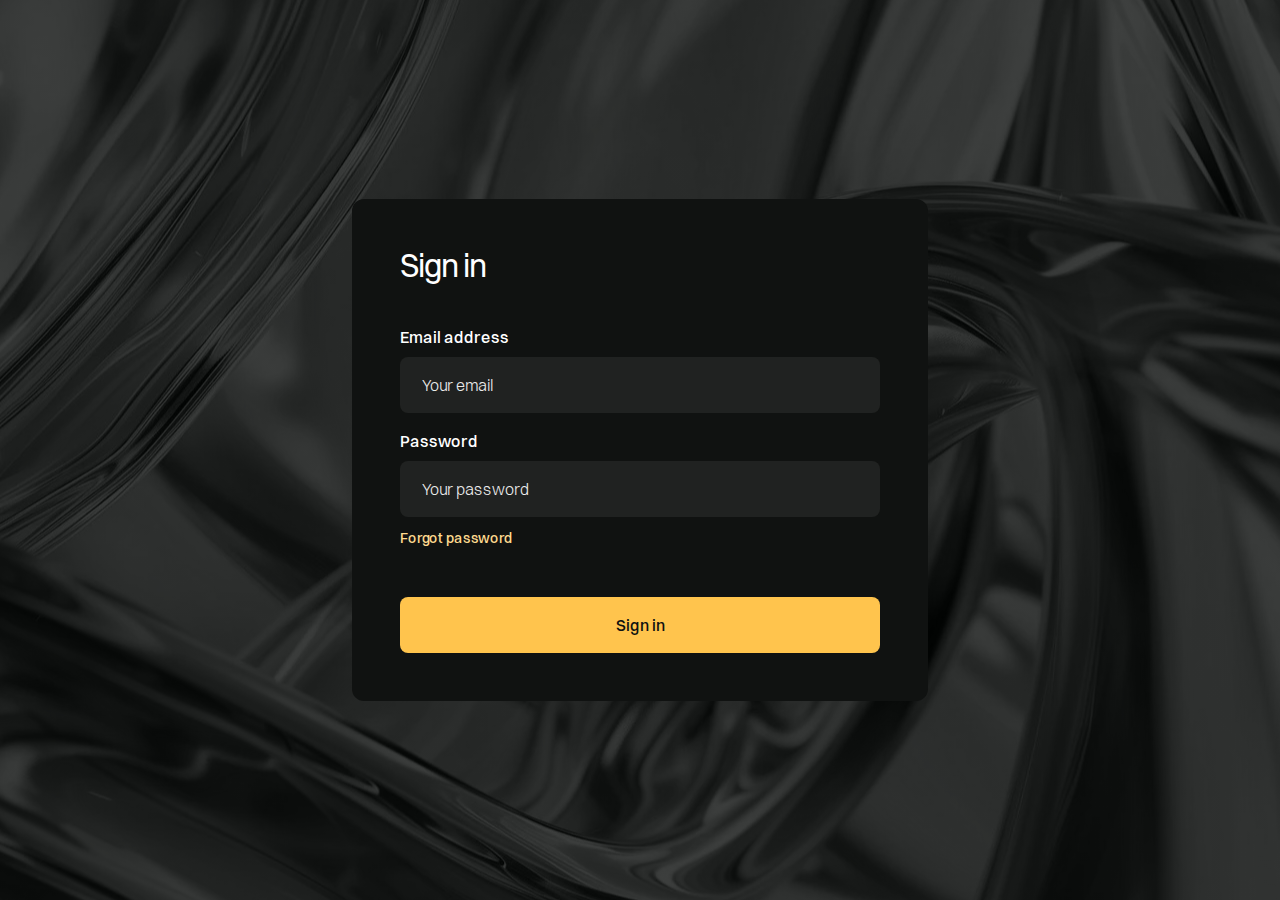
<file: sign-in.html>
<!DOCTYPE html><!--  This site was created in Webflow. https://webflow.com  --><!--  Last Published: Sun Jun 08 2025 17:34:45 GMT+0000 (Coordinated Universal Time)  -->
<html data-wf-page="6845c994d0fc1d7b26147eae" data-wf-site="6845c994d0fc1d7b26147e45" lang="en">
<head>
  <meta charset="utf-8">
  <title>Torch · Sign in</title>
  <meta content="Torch is a high-quality template for SaaS tech startups. It has multiple pages, sections and components to suit your needs. Take your company&#x27;s online presence to the next level." name="description">
  <meta content="Torch · Sign in" property="og:title">
  <meta content="Torch is a high-quality template for SaaS tech startups. It has multiple pages, sections and components to suit your needs. Take your company&#x27;s online presence to the next level." property="og:description">
  <meta content="https://cdn.prod.website-files.com/66fad496e2674af9c6f8f4ef/6703e5e87c9ca1599100560c_torch-opengraph-image.png" property="og:image">
  <meta content="Torch · Sign in" property="twitter:title">
  <meta content="Torch is a high-quality template for SaaS tech startups. It has multiple pages, sections and components to suit your needs. Take your company&#x27;s online presence to the next level." property="twitter:description">
  <meta content="https://cdn.prod.website-files.com/66fad496e2674af9c6f8f4ef/6703e5e87c9ca1599100560c_torch-opengraph-image.png" property="twitter:image">
  <meta property="og:type" content="website">
  <meta content="summary_large_image" name="twitter:card">
  <meta content="width=device-width, initial-scale=1" name="viewport">
  <meta content="Webflow" name="generator">
  <link href="css/normalize.css" rel="stylesheet" type="text/css">
  <link href="css/webflow.css" rel="stylesheet" type="text/css">
  <link href="css/vs-code-activity-a0aa7c5c71511f4863e2cd.webflow.css" rel="stylesheet" type="text/css">
  <script type="text/javascript">!function(o,c){var n=c.documentElement,t=" w-mod-";n.className+=t+"js",("ontouchstart"in o||o.DocumentTouch&&c instanceof DocumentTouch)&&(n.className+=t+"touch")}(window,document);</script>
  <link href="images/favicon.png" rel="shortcut icon" type="image/x-icon">
  <link href="images/webclip.png" rel="apple-touch-icon">
</head>
<body>
  <section class="section login">
    <div class="gradient-image"></div>
    <div class="container-large">
      <div class="card-item login">
        <h1 class="heading medium">Sign in</h1>
        <div class="spacer-40"></div>
        <div class="form-block w-form">
          <form id="wf-form-Login" name="wf-form-Login" data-name="Login" method="get" class="login-form" data-wf-page-id="6845c994d0fc1d7b26147eae" data-wf-element-id="f142e6f8-8b43-d96b-9586-3ca7e8487dd4">
            <div class="text-box"><label for="Email-address" class="field-label">Email address</label><input class="text-input w-input" maxlength="256" name="Email-address" data-name="Email address" placeholder="Your email" type="email" id="Email-address" required=""></div>
            <div class="text-box"><label for="Password" class="field-label">Password</label><input class="text-input w-input" maxlength="256" name="Password" data-name="Password" placeholder="Your password" type="password" id="Password" required="">
              <div class="spacer-8"></div>
              <a href="#" class="text-link">Forgot password</a>
            </div>
            <div class="spacer-16"></div><input type="submit" data-wait="Please wait..." id="w-node-f142e6f8-8b43-d96b-9586-3ca7e8487de8-26147eae" class="button full-width w-button" value="Sign in">
          </form>
          <div class="success-message w-form-done">
            <div>Thank you, your submission has been received</div>
          </div>
          <div class="error-message w-form-fail">
            <div>Something went wrong, please try again</div>
          </div>
        </div>
      </div>
    </div>
  </section>
  <script src="https://d3e54v103j8qbb.cloudfront.net/js/jquery-3.5.1.min.dc5e7f18c8.js?site=6845c994d0fc1d7b26147e45" type="text/javascript" integrity="sha256-9/aliU8dGd2tb6OSsuzixeV4y/faTqgFtohetphbbj0=" crossorigin="anonymous"></script>
  <script src="js/webflow.js" type="text/javascript"></script>
</body>
</html>
</file>
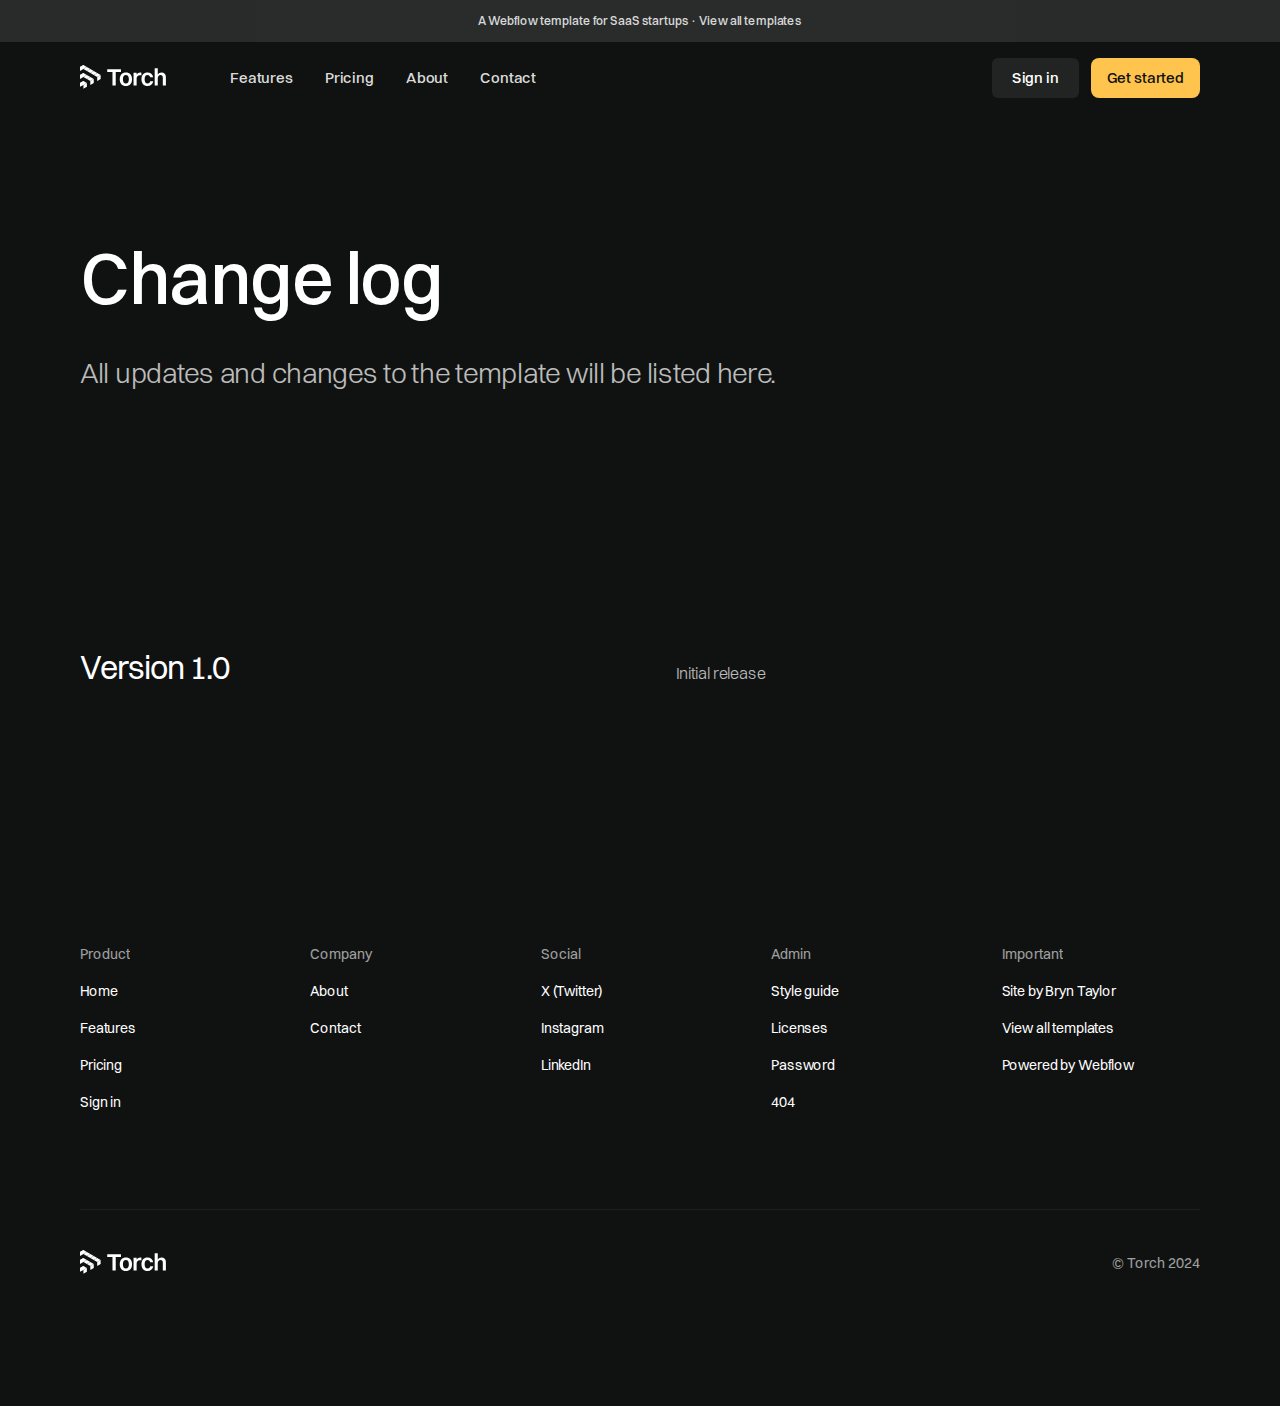
<file: admin/changelog.html>
<!DOCTYPE html><!--  This site was created in Webflow. https://webflow.com  --><!--  Last Published: Sun Jun 08 2025 17:34:45 GMT+0000 (Coordinated Universal Time)  -->
<html data-wf-page="6845c994d0fc1d7b26147ea7" data-wf-site="6845c994d0fc1d7b26147e45" lang="en">
<head>
  <meta charset="utf-8">
  <title>Torch · Changelog</title>
  <meta content="Torch is a high-quality template for SaaS tech startups. It has multiple pages, sections and components to suit your needs. Take your company&#x27;s online presence to the next level." name="description">
  <meta content="Torch · Changelog" property="og:title">
  <meta content="Torch is a high-quality template for SaaS tech startups. It has multiple pages, sections and components to suit your needs. Take your company&#x27;s online presence to the next level." property="og:description">
  <meta content="https://cdn.prod.website-files.com/66fad496e2674af9c6f8f4ef/6703e5e87c9ca1599100560c_torch-opengraph-image.png" property="og:image">
  <meta content="Torch · Changelog" property="twitter:title">
  <meta content="Torch is a high-quality template for SaaS tech startups. It has multiple pages, sections and components to suit your needs. Take your company&#x27;s online presence to the next level." property="twitter:description">
  <meta content="https://cdn.prod.website-files.com/66fad496e2674af9c6f8f4ef/6703e5e87c9ca1599100560c_torch-opengraph-image.png" property="twitter:image">
  <meta property="og:type" content="website">
  <meta content="summary_large_image" name="twitter:card">
  <meta content="width=device-width, initial-scale=1" name="viewport">
  <meta content="Webflow" name="generator">
  <link href="../css/normalize.css" rel="stylesheet" type="text/css">
  <link href="../css/webflow.css" rel="stylesheet" type="text/css">
  <link href="../css/vs-code-activity-a0aa7c5c71511f4863e2cd.webflow.css" rel="stylesheet" type="text/css">
  <script type="text/javascript">!function(o,c){var n=c.documentElement,t=" w-mod-";n.className+=t+"js",("ontouchstart"in o||o.DocumentTouch&&c instanceof DocumentTouch)&&(n.className+=t+"touch")}(window,document);</script>
  <link href="../images/favicon.png" rel="shortcut icon" type="image/x-icon">
  <link href="../images/webclip.png" rel="apple-touch-icon">
  <meta name="robots" content="noindex">
</head>
<body>
  <a href="https://www.bryntaylor.co.uk/platform/webflow?ref=template" target="_blank" class="section banner w-inline-block">
    <div class="container-large">
      <div>A Webflow template for SaaS startups · View all templates</div>
    </div>
  </a>
  <div data-animation="default" class="nav w-nav" data-easing2="ease" fs-scrolldisable-element="smart-nav" data-easing="ease" data-collapse="medium" data-w-id="abad23f6-3206-d95e-518e-2548f4c46996" role="banner" data-duration="400">
    <div class="nav-container">
      <div class="logo-wrapper">
        <a href="../index.html" class="logo w-nav-brand"><img src="../images/torch-logo.svg" loading="lazy" width="Auto" height="24" alt="Logo"></a>
        <nav role="navigation" id="w-node-abad23f6-3206-d95e-518e-2548f4c4699b-f4c46996" class="nav-menu w-nav-menu">
          <a href="../features.html" class="nav-link w-nav-link">Features</a>
          <a href="../pricing.html" class="nav-link w-nav-link">Pricing</a>
          <a href="../about.html" class="nav-link w-nav-link">About</a>
          <a href="../contact.html" class="nav-link w-nav-link">Contact</a>
        </nav>
      </div>
      <div id="w-node-abad23f6-3206-d95e-518e-2548f4c469b0-f4c46996" class="actions-wrapper">
        <a href="../sign-in.html" class="button-secondary small hide-mobile-portrait w-button">Sign in</a>
        <a href="#" class="button small hide-mobile-portrait w-button">Get started</a>
        <div class="nav-menu-button w-nav-button">
          <div class="menu-icon">
            <div class="menu-icon-line-top"></div>
            <div class="menu-icon-line-bottom"></div>
          </div>
        </div>
      </div>
    </div>
  </div>
  <div class="section">
    <div class="container-large">
      <div class="text-box _900px">
        <h1 class="heading extra-large">Change log<span class="text-color-light-purple"></span></h1>
        <div class="spacer-32"></div>
        <p class="paragraph extra-large">All updates and changes to the template will be listed here.</p>
      </div>
    </div>
  </div>
  <div class="section">
    <div class="container-large">
      <div class="grid-2-column align-baseline">
        <div id="w-node-c8253fb7-a37a-f1b7-0c88-04be10e15d00-26147ea7">
          <h2 class="heading medium">Version 1.0</h2>
        </div>
        <div id="w-node-_4ee1287b-929c-4ded-cbd8-2f85583b04bc-26147ea7">
          <p class="paragraph">Initial release</p>
        </div>
      </div>
    </div>
  </div>
  <section class="section">
    <div class="container-large">
      <div class="footer-grid">
        <div class="footer-column">
          <div class="text-color-muted">Product</div>
          <a href="../index.html" class="footer-link">Home</a>
          <a href="../features.html" class="footer-link">Features</a>
          <a href="../pricing.html" class="footer-link">Pricing</a>
          <a href="../sign-in.html" class="footer-link">Sign in</a>
        </div>
        <div class="footer-column">
          <div class="text-color-muted">Company</div>
          <a href="../about.html" class="footer-link">About</a>
          <a href="../contact.html" class="footer-link">Contact</a>
        </div>
        <div class="footer-column">
          <div class="text-color-muted">Social</div>
          <a href="https://x.com/" target="_blank" class="footer-link">X (Twitter)</a>
          <a href="https://www.instagram.com/" target="_blank" class="footer-link">Instagram</a>
          <a href="https://www.linkedin.com/" target="_blank" class="footer-link">LinkedIn</a>
        </div>
        <div class="footer-column">
          <div class="text-color-muted">Admin</div>
          <a href="../admin/styleguide.html" class="footer-link">Style guide</a>
          <a href="../admin/licenses.html" class="footer-link">Licenses</a>
          <a href="../401.html" class="footer-link">Password</a>
          <a href="../404.html" class="footer-link">404</a>
        </div>
        <div class="footer-column">
          <div class="text-color-muted">Important</div>
          <a href="https://www.bryntaylor.co.uk/?ref=template" target="_blank" class="footer-link">Site by Bryn Taylor</a>
          <a href="https://www.bryntaylor.co.uk/platform/webflow?ref=template" target="_blank" class="footer-link">View all templates</a>
          <a href="https://webflow.com/" target="_blank" class="footer-link">Powered by Webflow</a>
        </div>
      </div>
      <div class="spacer-96"></div>
      <div class="divider-line"></div>
      <div class="spacer-40"></div>
      <div class="footer-bottom">
        <a href="../index.html" class="logo w-nav-brand"><img src="../images/torch-logo.svg" loading="lazy" width="Auto" height="24" alt="Logo"></a>
        <div class="footer-link text-color-muted">© Torch 2024</div>
      </div>
    </div>
  </section>
  <script src="https://d3e54v103j8qbb.cloudfront.net/js/jquery-3.5.1.min.dc5e7f18c8.js?site=6845c994d0fc1d7b26147e45" type="text/javascript" integrity="sha256-9/aliU8dGd2tb6OSsuzixeV4y/faTqgFtohetphbbj0=" crossorigin="anonymous"></script>
  <script src="../js/webflow.js" type="text/javascript"></script>
</body>
</html>
</file>
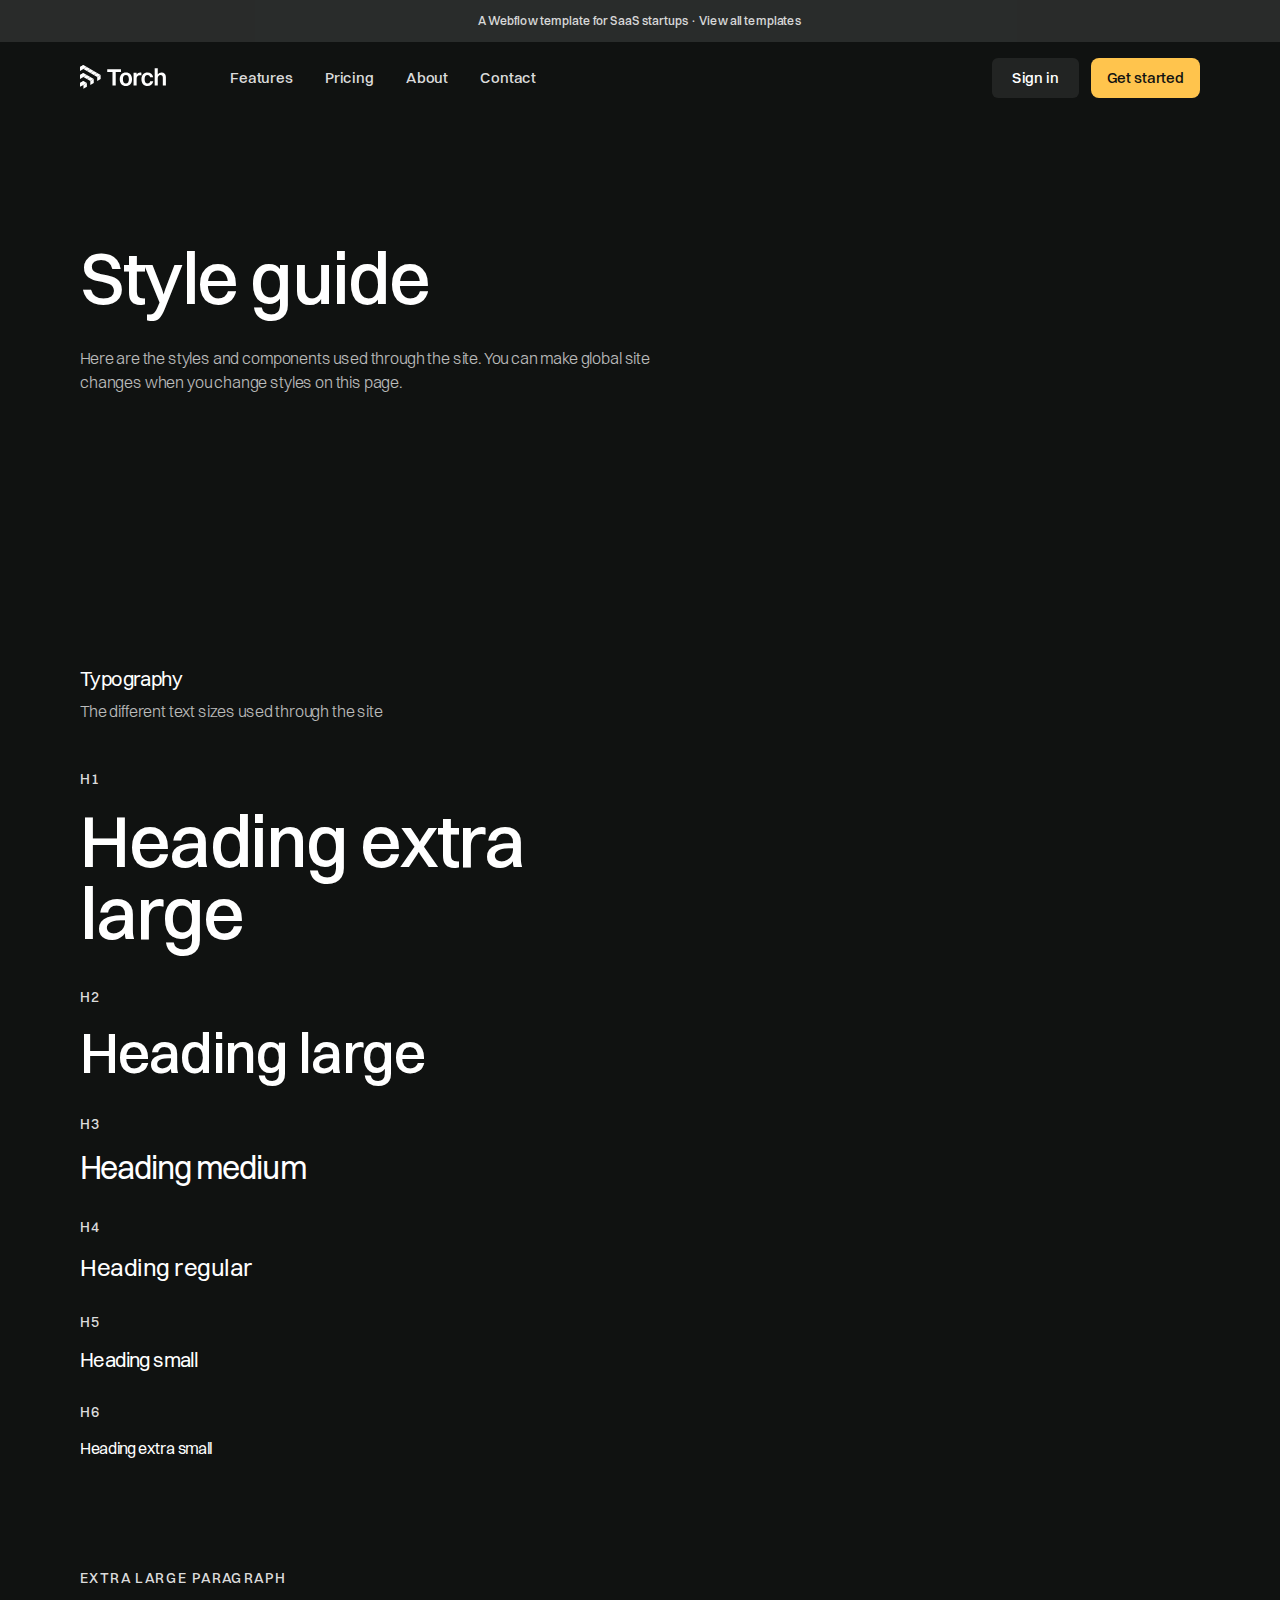
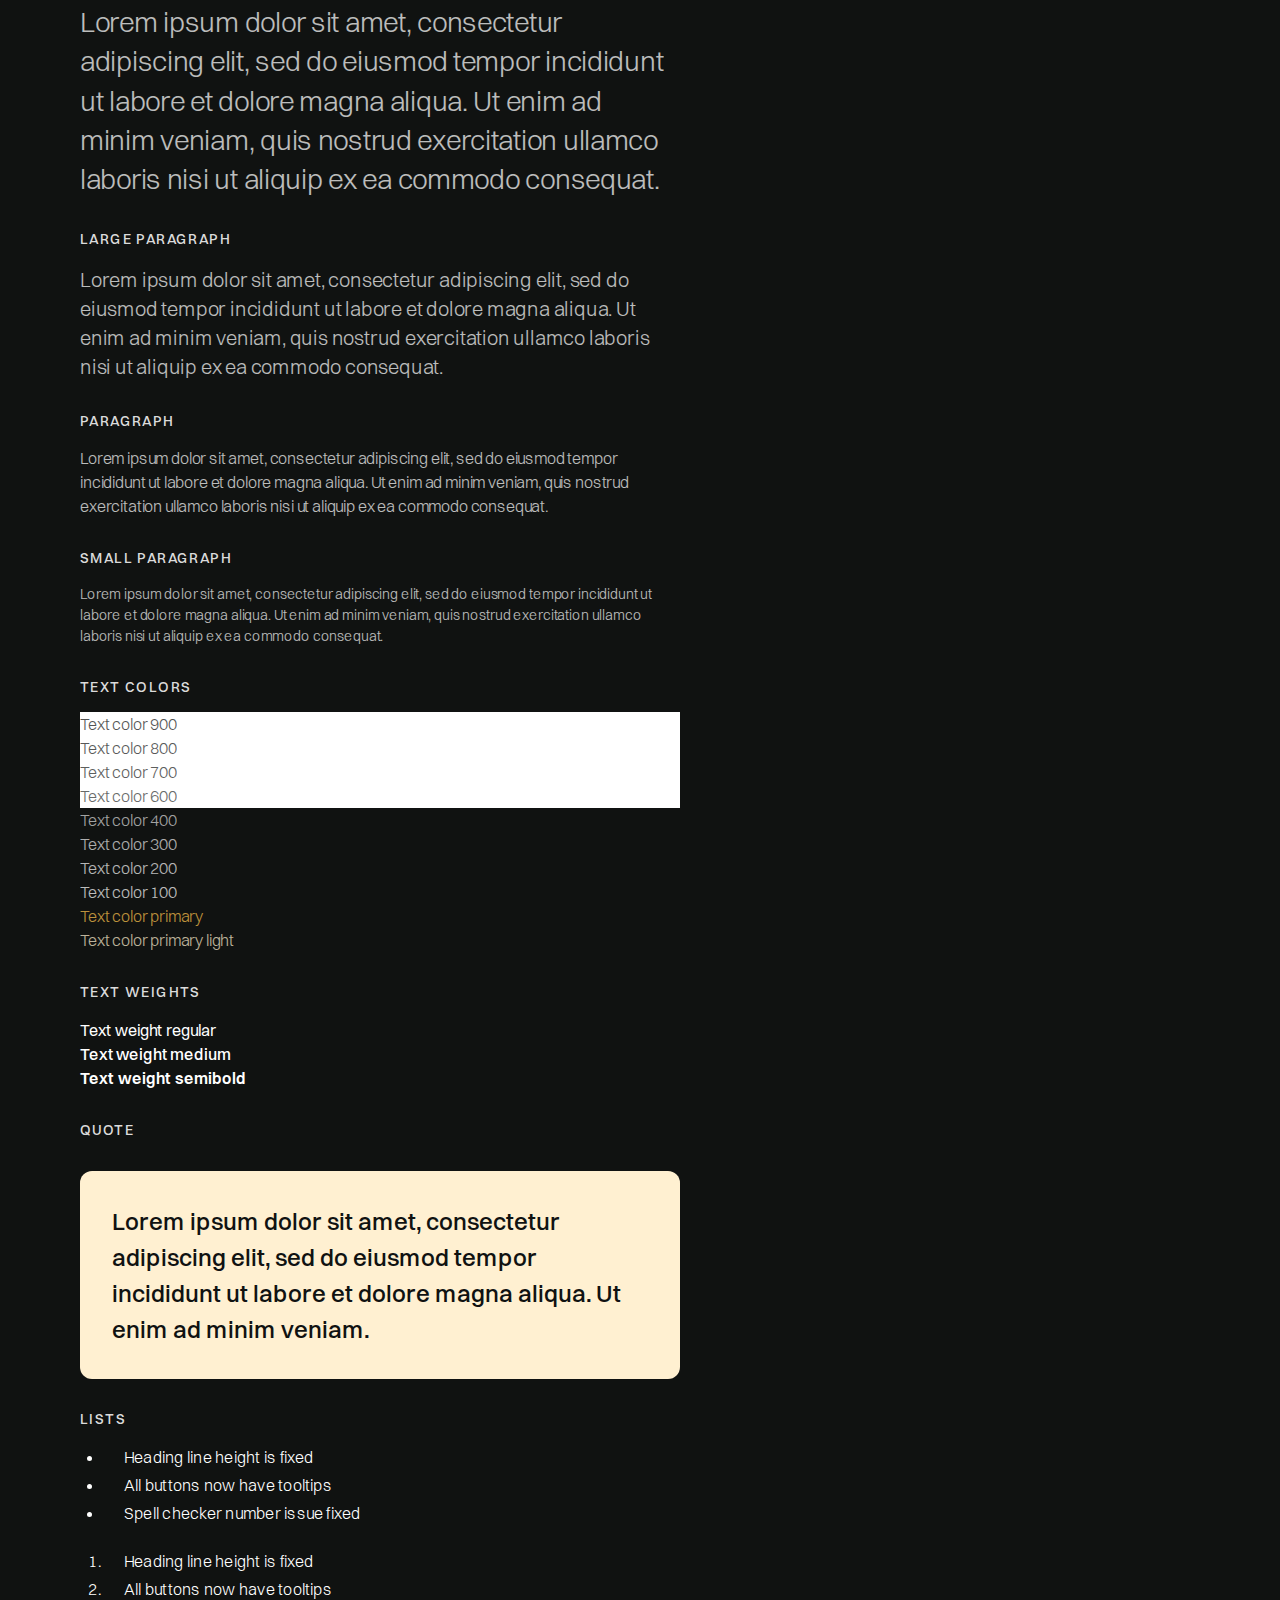
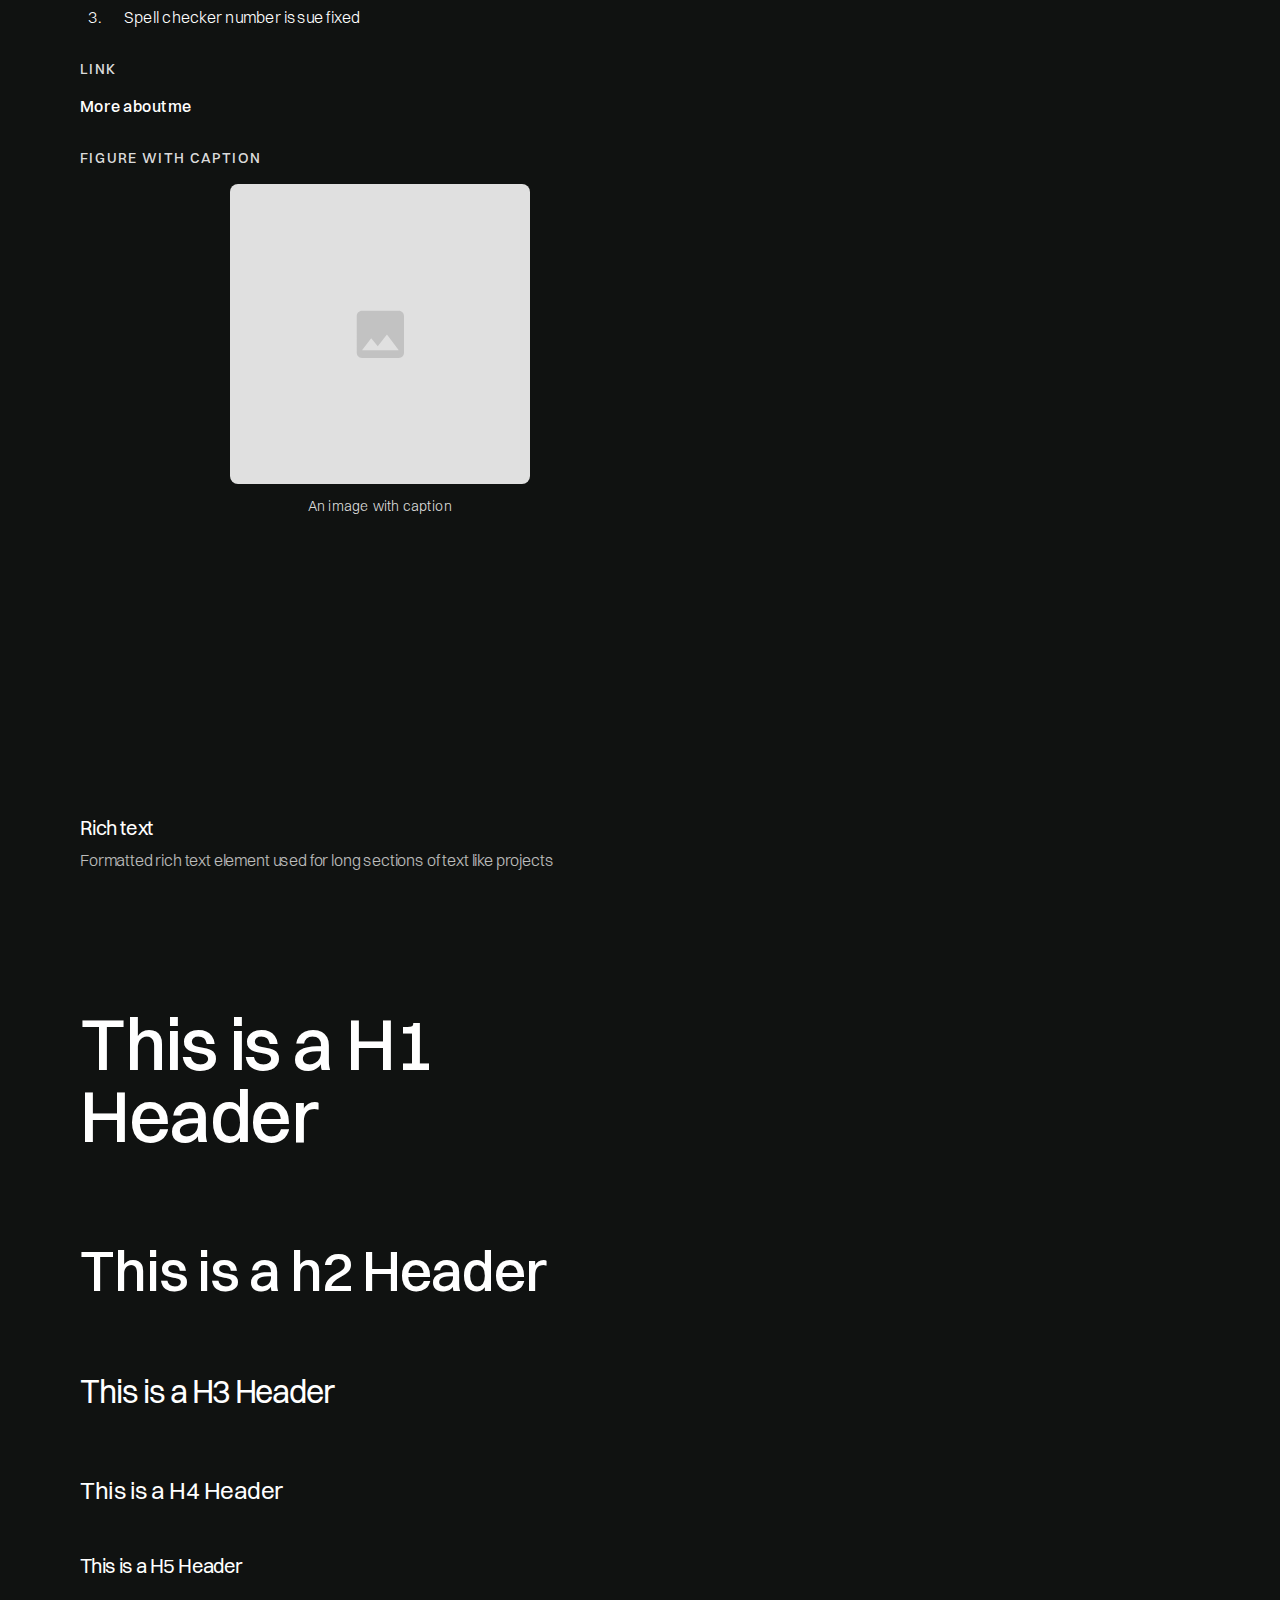
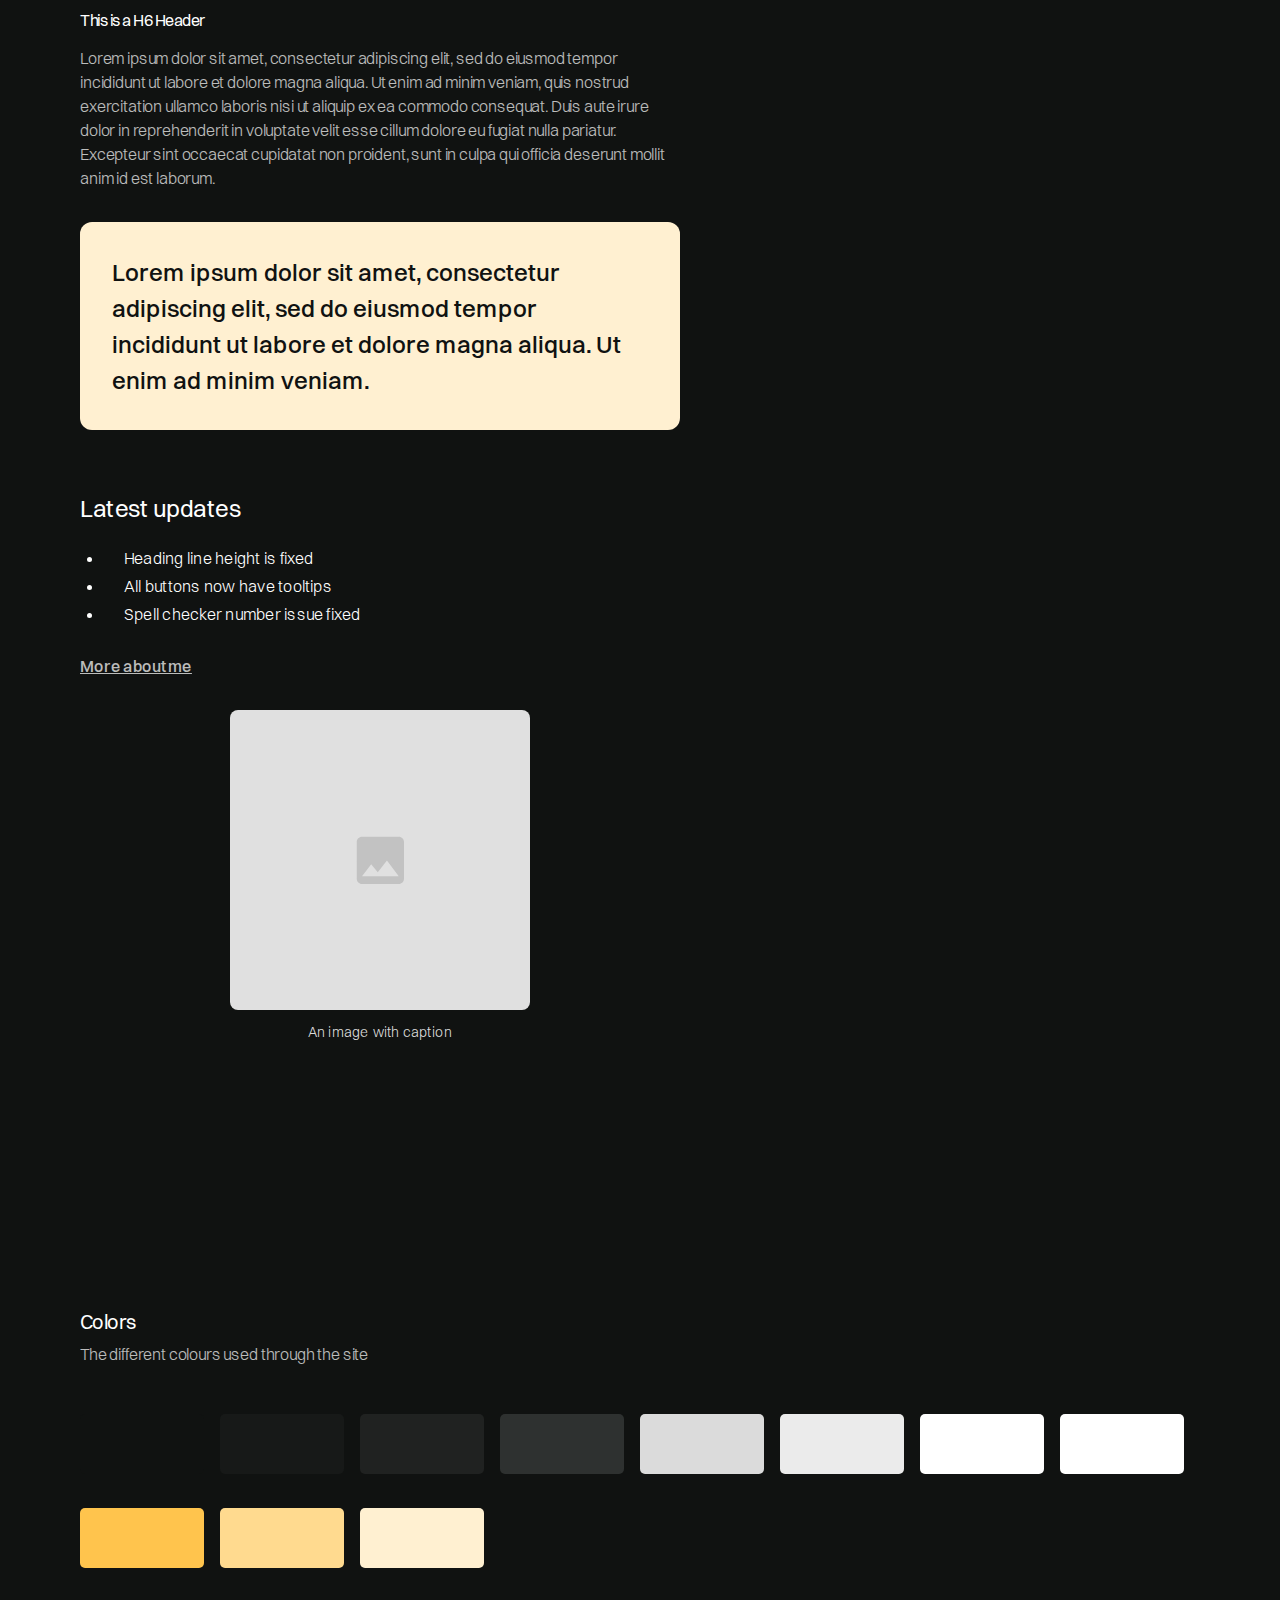
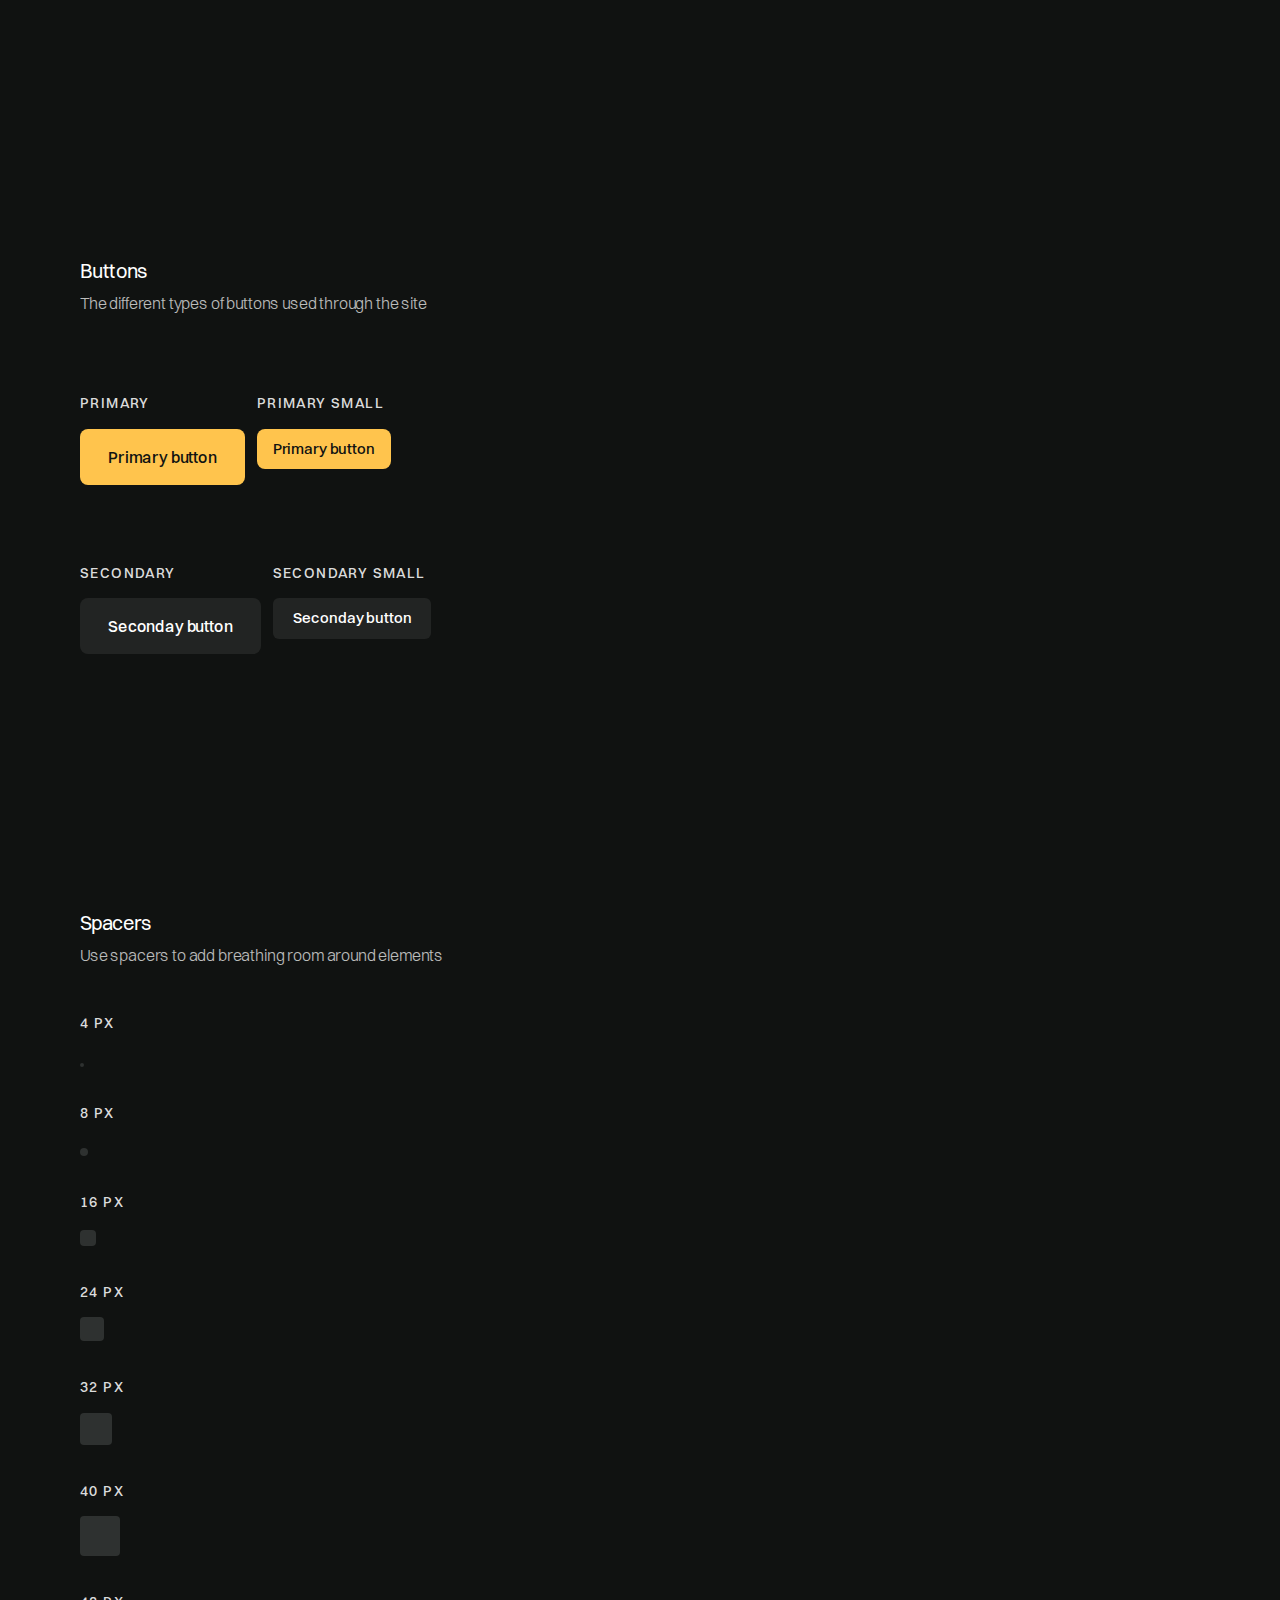
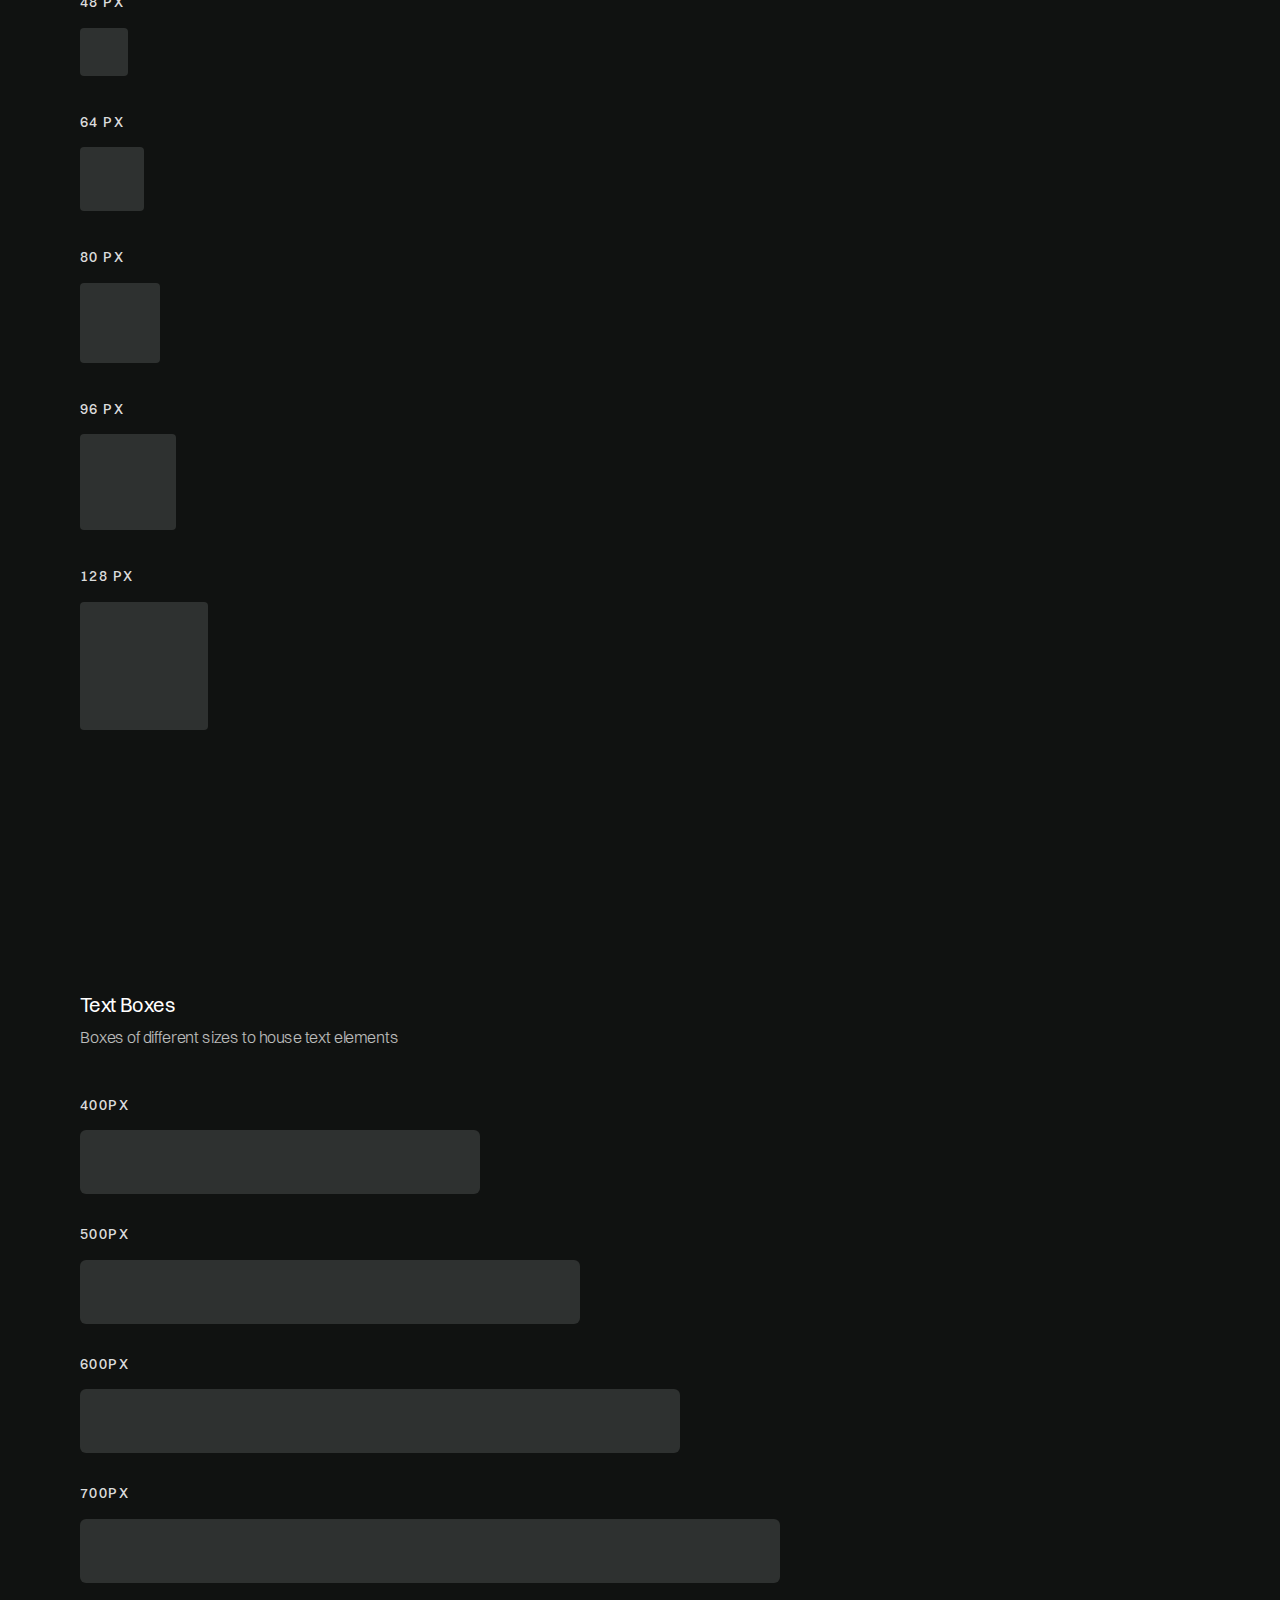
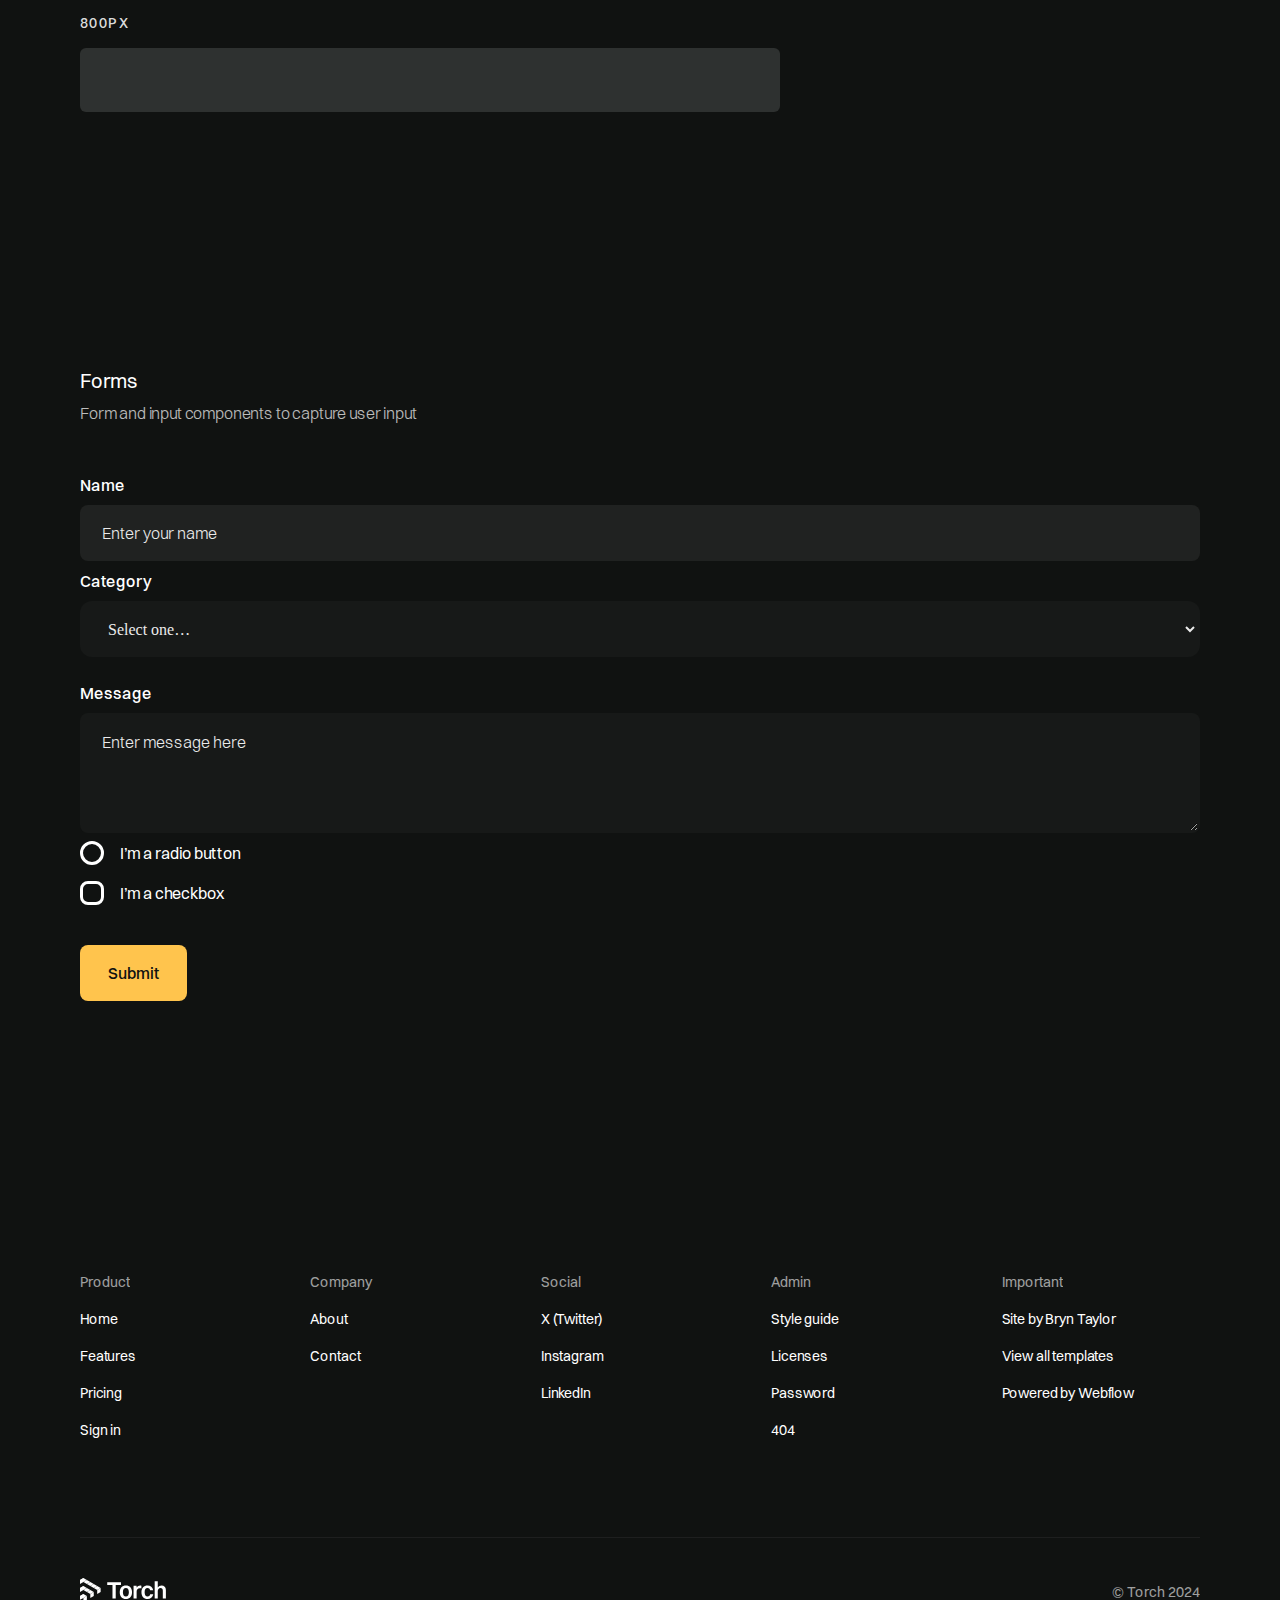
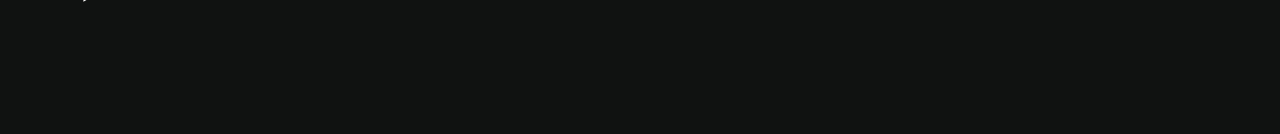
<file: admin/styleguide.html>
<!DOCTYPE html><!--  This site was created in Webflow. https://webflow.com  --><!--  Last Published: Sun Jun 08 2025 17:34:45 GMT+0000 (Coordinated Universal Time)  -->
<html data-wf-page="6845c994d0fc1d7b26147ea9" data-wf-site="6845c994d0fc1d7b26147e45" lang="en">
<head>
  <meta charset="utf-8">
  <title>Torch · Style Guide</title>
  <meta content="Torch is a high-quality template for SaaS tech startups. It has multiple pages, sections and components to suit your needs. Take your company&#x27;s online presence to the next level." name="description">
  <meta content="Torch · Style Guide" property="og:title">
  <meta content="Torch is a high-quality template for SaaS tech startups. It has multiple pages, sections and components to suit your needs. Take your company&#x27;s online presence to the next level." property="og:description">
  <meta content="https://cdn.prod.website-files.com/66fad496e2674af9c6f8f4ef/6703e5e87c9ca1599100560c_torch-opengraph-image.png" property="og:image">
  <meta content="Torch · Style Guide" property="twitter:title">
  <meta content="Torch is a high-quality template for SaaS tech startups. It has multiple pages, sections and components to suit your needs. Take your company&#x27;s online presence to the next level." property="twitter:description">
  <meta content="https://cdn.prod.website-files.com/66fad496e2674af9c6f8f4ef/6703e5e87c9ca1599100560c_torch-opengraph-image.png" property="twitter:image">
  <meta property="og:type" content="website">
  <meta content="summary_large_image" name="twitter:card">
  <meta content="width=device-width, initial-scale=1" name="viewport">
  <meta content="Webflow" name="generator">
  <link href="../css/normalize.css" rel="stylesheet" type="text/css">
  <link href="../css/webflow.css" rel="stylesheet" type="text/css">
  <link href="../css/vs-code-activity-a0aa7c5c71511f4863e2cd.webflow.css" rel="stylesheet" type="text/css">
  <script type="text/javascript">!function(o,c){var n=c.documentElement,t=" w-mod-";n.className+=t+"js",("ontouchstart"in o||o.DocumentTouch&&c instanceof DocumentTouch)&&(n.className+=t+"touch")}(window,document);</script>
  <link href="../images/favicon.png" rel="shortcut icon" type="image/x-icon">
  <link href="../images/webclip.png" rel="apple-touch-icon">
</head>
<body>
  <a href="https://www.bryntaylor.co.uk/platform/webflow?ref=template" target="_blank" class="section banner w-inline-block">
    <div class="container-large">
      <div>A Webflow template for SaaS startups · View all templates</div>
    </div>
  </a>
  <div data-animation="default" class="nav w-nav" data-easing2="ease" fs-scrolldisable-element="smart-nav" data-easing="ease" data-collapse="medium" data-w-id="abad23f6-3206-d95e-518e-2548f4c46996" role="banner" data-duration="400">
    <div class="nav-container">
      <div class="logo-wrapper">
        <a href="../index.html" class="logo w-nav-brand"><img src="../images/torch-logo.svg" loading="lazy" width="Auto" height="24" alt="Logo"></a>
        <nav role="navigation" id="w-node-abad23f6-3206-d95e-518e-2548f4c4699b-f4c46996" class="nav-menu w-nav-menu">
          <a href="../features.html" class="nav-link w-nav-link">Features</a>
          <a href="../pricing.html" class="nav-link w-nav-link">Pricing</a>
          <a href="../about.html" class="nav-link w-nav-link">About</a>
          <a href="../contact.html" class="nav-link w-nav-link">Contact</a>
        </nav>
      </div>
      <div id="w-node-abad23f6-3206-d95e-518e-2548f4c469b0-f4c46996" class="actions-wrapper">
        <a href="../sign-in.html" class="button-secondary small hide-mobile-portrait w-button">Sign in</a>
        <a href="#" class="button small hide-mobile-portrait w-button">Get started</a>
        <div class="nav-menu-button w-nav-button">
          <div class="menu-icon">
            <div class="menu-icon-line-top"></div>
            <div class="menu-icon-line-bottom"></div>
          </div>
        </div>
      </div>
    </div>
  </div>
  <div class="section">
    <div class="container-large">
      <div class="text-box">
        <h1 class="heading extra-large">Style guide</h1>
        <div class="spacer-24"></div>
      </div>
      <div class="text-box _600px">
        <p class="paragraph">Here are the styles and components used through the site. You can make global site changes when you change styles on this page.</p>
      </div>
    </div>
  </div>
  <div class="section">
    <section id="Typography" class="container-large">
      <div class="style-guide-section-header">
        <h2 class="heading small">Typography</h2>
        <div class="spacer-8"></div>
        <p class="paragraph">The different text sizes used through the site</p>
      </div>
      <div class="text-box _600px">
        <div class="style-guide-block">
          <h3 class="style-guide-label">h1</h3>
          <h1 class="heading extra-large">Heading extra large</h1>
        </div>
        <div class="style-guide-block">
          <h3 class="style-guide-label">h2</h3>
          <h2 class="heading large">Heading large</h2>
        </div>
        <div class="style-guide-block">
          <h3 class="style-guide-label">h3</h3>
          <h3 class="heading medium">Heading medium</h3>
        </div>
        <div class="style-guide-block">
          <h3 class="style-guide-label">h4</h3>
          <h4 class="heading regular">Heading regular</h4>
        </div>
        <div class="style-guide-block">
          <h3 class="style-guide-label">h5</h3>
          <h5 class="heading small">Heading small</h5>
        </div>
        <div class="style-guide-block">
          <h3 class="style-guide-label">h6</h3>
          <h6 class="heading extra-small">Heading extra small</h6>
        </div>
        <div class="spacer-48"></div>
        <div class="style-guide-block">
          <h3 class="style-guide-label">Extra Large Paragraph</h3>
          <p class="paragraph extra-large">Lorem ipsum dolor sit amet, consectetur adipiscing elit, sed do eiusmod tempor incididunt ut labore et dolore magna aliqua. Ut enim ad minim veniam, quis nostrud exercitation ullamco laboris nisi ut aliquip ex ea commodo consequat.<br></p>
        </div>
        <div class="style-guide-block">
          <h3 class="style-guide-label">Large Paragraph</h3>
          <p class="paragraph large">Lorem ipsum dolor sit amet, consectetur adipiscing elit, sed do eiusmod tempor incididunt ut labore et dolore magna aliqua. Ut enim ad minim veniam, quis nostrud exercitation ullamco laboris nisi ut aliquip ex ea commodo consequat.<br></p>
        </div>
        <div class="style-guide-block">
          <h3 class="style-guide-label">Paragraph</h3>
          <p class="paragraph">Lorem ipsum dolor sit amet, consectetur adipiscing elit, sed do eiusmod tempor incididunt ut labore et dolore magna aliqua. Ut enim ad minim veniam, quis nostrud exercitation ullamco laboris nisi ut aliquip ex ea commodo consequat.<br></p>
        </div>
        <div class="style-guide-block">
          <h3 class="style-guide-label">Small Paragraph</h3>
          <p class="paragraph small">Lorem ipsum dolor sit amet, consectetur adipiscing elit, sed do eiusmod tempor incididunt ut labore et dolore magna aliqua. Ut enim ad minim veniam, quis nostrud exercitation ullamco laboris nisi ut aliquip ex ea commodo consequat.<br></p>
        </div>
        <div class="style-guide-block">
          <h3 class="style-guide-label">Text colors</h3>
          <div class="background-color-100">
            <p class="text-color-900">Text color 900<br></p>
            <p class="text-color-800">Text color 800<br></p>
            <p class="text-color-700">Text color 700<br></p>
            <p class="text-color-600">Text color 600<br></p>
          </div>
          <p class="text-color-400">Text color 400<br></p>
          <p class="text-color-300">Text color 300<br></p>
          <p class="text-color-200">Text color 200<br></p>
          <p class="text-color-100">Text color 100<br></p>
          <p class="text-color-accent">Text color primary<br></p>
          <p class="text-color-accent-light">Text color primary light<br></p>
        </div>
        <div class="style-guide-block">
          <h3 class="style-guide-label">Text Weights</h3>
          <div class="text-weight-regular">Text weight regular</div>
          <div class="text-weight-medium">Text weight medium</div>
          <div class="text-weight-semibold">Text weight semibold</div>
        </div>
        <div class="style-guide-block">
          <h3 class="style-guide-label">Quote</h3>
          <blockquote class="block-quote">Lorem ipsum dolor sit amet, consectetur adipiscing elit, sed do eiusmod tempor incididunt ut labore et dolore magna aliqua. Ut enim ad minim veniam.</blockquote>
        </div>
        <div class="style-guide-block">
          <h3 class="style-guide-label">Lists</h3>
          <ul role="list">
            <li>Heading line height is fixed</li>
            <li>All buttons now have tooltips</li>
            <li>Spell checker number issue fixed</li>
          </ul>
          <ol role="list">
            <li>Heading line height is fixed</li>
            <li>All buttons now have tooltips</li>
            <li>Spell checker number issue fixed</li>
          </ol>
        </div>
        <div class="style-guide-block">
          <h3 class="style-guide-label">Link</h3>
          <a href="https://www.bryntaylor.co.uk/" target="_blank">More about me</a>
        </div>
        <div class="style-guide-block">
          <h3 class="style-guide-label">Figure with caption</h3>
          <div class="rich-text w-richtext">
            <figure style="max-width:300px" class="w-richtext-align-fullwidth w-richtext-figure-type-image">
              <div><img src="../images/placeholder.svg" loading="lazy" alt=""></div>
              <figcaption>An image with caption</figcaption>
            </figure>
          </div>
        </div>
      </div>
    </section>
  </div>
  <div class="section">
    <section id="Rich-Text" class="container-large">
      <div class="style-guide-section-header">
        <h2 class="heading small">Rich text</h2>
        <div class="spacer-8"></div>
        <p class="paragraph">Formatted rich text element used for long sections of text like projects</p>
      </div>
      <div class="text-box _600px">
        <div class="rich-text w-richtext">
          <h1>This is a H1 Header</h1>
          <h2>This is a h2 Header</h2>
          <h3>This is a H3 Header</h3>
          <h4>This is a H4 Header</h4>
          <h5>This is a H5 Header</h5>
          <h6>This is a H6 Header</h6>
          <p>Lorem ipsum dolor sit amet, consectetur adipiscing elit, sed do eiusmod tempor incididunt ut labore et dolore magna aliqua. Ut enim ad minim veniam, quis nostrud exercitation ullamco laboris nisi ut aliquip ex ea commodo consequat. Duis aute irure dolor in reprehenderit in voluptate velit esse cillum dolore eu fugiat nulla pariatur. Excepteur sint occaecat cupidatat non proident, sunt in culpa qui officia deserunt mollit anim id est laborum.</p>
          <blockquote>Lorem ipsum dolor sit amet, consectetur adipiscing elit, sed do eiusmod tempor incididunt ut labore et dolore magna aliqua. Ut enim ad minim veniam.</blockquote>
          <h4>Latest updates</h4>
          <ul role="list">
            <li>Heading line height is fixed</li>
            <li>All buttons now have tooltips</li>
            <li>Spell checker number issue fixed</li>
          </ul>
          <p>
            <a href="https://www.bryntaylor.co.uk/" target="_blank">More about me</a>
          </p>
          <figure style="max-width:300px" class="w-richtext-align-fullwidth w-richtext-figure-type-image">
            <div><img src="../images/placeholder.svg" loading="lazy" alt=""></div>
            <figcaption>An image with caption</figcaption>
          </figure>
        </div>
      </div>
    </section>
  </div>
  <div class="section">
    <section id="Colours" class="container-large">
      <div class="style-guide-section-header">
        <h2 class="heading small">Colors</h2>
        <div class="spacer-8"></div>
        <p class="paragraph">The different colours used through the site</p>
      </div>
      <div class="style-guide-colour-grid">
        <div class="style-guide-colour-block">
          <div class="color-block background-color-900"></div>
          <div class="spacer-24"></div>
        </div>
        <div class="style-guide-colour-block">
          <div class="color-block background-color-800"></div>
          <div class="spacer-24"></div>
        </div>
        <div class="style-guide-colour-block">
          <div class="color-block background-color-700"></div>
          <div class="spacer-24"></div>
        </div>
        <div class="style-guide-colour-block">
          <div class="color-block background-color-600"></div>
          <div class="spacer-24"></div>
        </div>
        <div class="style-guide-colour-block">
          <div class="color-block background-color-400"></div>
          <div class="spacer-24"></div>
        </div>
        <div class="style-guide-colour-block">
          <div class="color-block background-color-300"></div>
          <div class="spacer-24"></div>
        </div>
        <div class="style-guide-colour-block">
          <div class="color-block background-color-200"></div>
          <div class="spacer-24"></div>
        </div>
        <div class="style-guide-colour-block">
          <div class="color-block background-color-100"></div>
          <div class="spacer-24"></div>
        </div>
        <div class="style-guide-colour-block">
          <div class="color-block background-color-accent"></div>
          <div class="spacer-24"></div>
        </div>
        <div class="style-guide-colour-block">
          <div class="color-block background-color-accent-medium"></div>
          <div class="spacer-24"></div>
        </div>
        <div class="style-guide-colour-block">
          <div class="color-block background-color-accent-light"></div>
          <div class="spacer-24"></div>
        </div>
      </div>
    </section>
  </div>
  <div class="section">
    <div id="Buttons" class="container-large">
      <div class="style-guide-section-header">
        <h2 class="heading small">Buttons</h2>
        <div class="spacer-8"></div>
        <p class="paragraph">The different types of buttons used through the site</p>
      </div>
      <div class="button-group">
        <div>
          <h3 class="style-guide-label">Primary</h3>
          <a href="#" class="button w-button">Primary button</a>
        </div>
        <div>
          <h3 class="style-guide-label">Primary small</h3>
          <a href="#" class="button small w-button">Primary button</a>
        </div>
      </div>
      <div class="spacer-48"></div>
      <div class="button-group">
        <div>
          <h3 class="style-guide-label">Secondary</h3>
          <a href="#" class="button-secondary w-button">Seconday button</a>
        </div>
        <div>
          <h3 class="style-guide-label">Secondary small</h3>
          <a href="#" class="button-secondary small w-button">Seconday button</a>
        </div>
      </div>
    </div>
  </div>
  <div class="section">
    <div id="Spacers" class="container-large">
      <div class="style-guide-section-header">
        <h2 class="heading small">Spacers</h2>
        <div class="spacer-8"></div>
        <p class="paragraph">Use spacers to add breathing room around elements</p>
      </div>
      <div class="text-box">
        <div>
          <h3 class="style-guide-label">4 px</h3>
          <div class="visible-spacer">
            <div class="spacer-4"></div>
          </div>
        </div>
        <div>
          <h3 class="style-guide-label">8 px</h3>
          <div class="visible-spacer">
            <div class="spacer-8"></div>
          </div>
        </div>
        <div>
          <h3 class="style-guide-label">16 px</h3>
          <div class="visible-spacer">
            <div class="spacer-16"></div>
          </div>
        </div>
        <div>
          <h3 class="style-guide-label">24 px</h3>
          <div class="visible-spacer">
            <div class="spacer-24"></div>
          </div>
        </div>
        <div>
          <h3 class="style-guide-label">32 px</h3>
          <div class="visible-spacer">
            <div class="spacer-32"></div>
          </div>
        </div>
        <div>
          <h3 class="style-guide-label">40 px</h3>
          <div class="visible-spacer">
            <div class="spacer-40"></div>
          </div>
        </div>
        <div>
          <h3 class="style-guide-label">48 PX</h3>
          <div class="visible-spacer">
            <div class="spacer-48"></div>
          </div>
        </div>
        <div>
          <h3 class="style-guide-label">64 PX</h3>
          <div class="visible-spacer">
            <div class="spacer-64"></div>
          </div>
        </div>
        <div>
          <h3 class="style-guide-label">80 PX</h3>
          <div class="visible-spacer">
            <div class="spacer-80"></div>
          </div>
        </div>
        <div>
          <h3 class="style-guide-label">96 PX</h3>
          <div class="visible-spacer">
            <div class="spacer-96"></div>
          </div>
        </div>
        <div>
          <h3 class="style-guide-label">128 PX</h3>
          <div class="visible-spacer">
            <div class="spacer-128"></div>
          </div>
        </div>
      </div>
    </div>
  </div>
  <div class="section">
    <div id="Text-Boxes" class="container-large">
      <div class="style-guide-section-header">
        <h2 class="heading small">Text Boxes</h2>
        <div class="spacer-8"></div>
        <p class="paragraph">Boxes of different sizes to house text elements</p>
      </div>
      <div class="text-box">
        <h3 class="style-guide-label">400px</h3>
        <div class="text-box _400px visible-text-box"></div>
      </div>
      <div class="text-box">
        <h3 class="style-guide-label">500px</h3>
        <div class="text-box _500px visible-text-box"></div>
      </div>
      <div class="text-box">
        <h3 class="style-guide-label">600px</h3>
        <div class="text-box _600px visible-text-box"></div>
      </div>
      <div class="text-box">
        <h3 class="style-guide-label">700px</h3>
        <div class="text-box _700px visible-text-box"></div>
      </div>
      <div class="text-box">
        <h3 class="style-guide-label">800px</h3>
        <div class="text-box _800px visible-text-box"></div>
      </div>
    </div>
  </div>
  <div class="section">
    <div id="Forms" class="container-large">
      <div class="style-guide-section-header">
        <h2 class="heading small">Forms</h2>
        <div class="spacer-8"></div>
        <p>Form and input components to capture user input</p>
      </div>
      <div class="w-form">
        <form data-name="Email Form" name="email-form" id="email-form" method="get" class="form" data-wf-page-id="6845c994d0fc1d7b26147ea9" data-wf-element-id="bd139dac-6308-9e8c-27f0-79a5d7caab24">
          <div class="field-block"><label for="field" class="field-label">Name</label><input class="text-input w-input" maxlength="256" name="name" data-name="Name" placeholder="Enter your name" type="text" id="field"></div>
          <div class="field-block"><label for="Category" class="field-label">Category</label><select data-name="Category" name="Category" id="Category" class="form-dropdown w-select">
              <option value="">Select one…</option>
              <option value="Option 1">Option 1</option>
              <option value="Option 2">Option 2</option>
              <option value="Option 3">Option 3</option>
            </select></div>
          <div class="field-block"><label for="field" class="field-label">Message</label><textarea placeholder="Enter message here" maxlength="5000" data-name="Field" name="field" id="field" class="text-input form w-input"></textarea></div><label class="form-radio-button w-radio">
            <div class="w-form-formradioinput w-form-formradioinput--inputType-custom radio-button w-radio-input"></div><input type="radio" data-name="Radio" name="Radio" id="radio" style="opacity:0;position:absolute;z-index:-1" value="Blue"><span for="radio" class="w-form-label">I’m a radio button</span>
          </label><label class="w-checkbox form-checkbox">
            <div class="w-checkbox-input w-checkbox-input--inputType-custom check-box"></div><input type="checkbox" data-name="Checkbox" name="checkbox" id="checkbox" style="opacity:0;position:absolute;z-index:-1"><span for="checkbox" class="w-form-label">I’m a checkbox</span>
          </label>
          <div class="spacer-24"></div><input type="submit" data-wait="Please wait..." class="button w-button" value="Submit">
        </form>
        <div class="form-success w-form-done">
          <div>Thank you! Your message has been received!</div>
        </div>
        <div class="form-error w-form-fail">
          <div>Oops! Something went wrong. Please try again.</div>
        </div>
      </div>
    </div>
  </div>
  <section class="section">
    <div class="container-large">
      <div class="footer-grid">
        <div class="footer-column">
          <div class="text-color-muted">Product</div>
          <a href="../index.html" class="footer-link">Home</a>
          <a href="../features.html" class="footer-link">Features</a>
          <a href="../pricing.html" class="footer-link">Pricing</a>
          <a href="../sign-in.html" class="footer-link">Sign in</a>
        </div>
        <div class="footer-column">
          <div class="text-color-muted">Company</div>
          <a href="../about.html" class="footer-link">About</a>
          <a href="../contact.html" class="footer-link">Contact</a>
        </div>
        <div class="footer-column">
          <div class="text-color-muted">Social</div>
          <a href="https://x.com/" target="_blank" class="footer-link">X (Twitter)</a>
          <a href="https://www.instagram.com/" target="_blank" class="footer-link">Instagram</a>
          <a href="https://www.linkedin.com/" target="_blank" class="footer-link">LinkedIn</a>
        </div>
        <div class="footer-column">
          <div class="text-color-muted">Admin</div>
          <a href="../admin/styleguide.html" aria-current="page" class="footer-link w--current">Style guide</a>
          <a href="../admin/licenses.html" class="footer-link">Licenses</a>
          <a href="../401.html" class="footer-link">Password</a>
          <a href="../404.html" class="footer-link">404</a>
        </div>
        <div class="footer-column">
          <div class="text-color-muted">Important</div>
          <a href="https://www.bryntaylor.co.uk/?ref=template" target="_blank" class="footer-link">Site by Bryn Taylor</a>
          <a href="https://www.bryntaylor.co.uk/platform/webflow?ref=template" target="_blank" class="footer-link">View all templates</a>
          <a href="https://webflow.com/" target="_blank" class="footer-link">Powered by Webflow</a>
        </div>
      </div>
      <div class="spacer-96"></div>
      <div class="divider-line"></div>
      <div class="spacer-40"></div>
      <div class="footer-bottom">
        <a href="../index.html" class="logo w-nav-brand"><img src="../images/torch-logo.svg" loading="lazy" width="Auto" height="24" alt="Logo"></a>
        <div class="footer-link text-color-muted">© Torch 2024</div>
      </div>
    </div>
  </section>
  <script src="https://d3e54v103j8qbb.cloudfront.net/js/jquery-3.5.1.min.dc5e7f18c8.js?site=6845c994d0fc1d7b26147e45" type="text/javascript" integrity="sha256-9/aliU8dGd2tb6OSsuzixeV4y/faTqgFtohetphbbj0=" crossorigin="anonymous"></script>
  <script src="../js/webflow.js" type="text/javascript"></script>
</body>
</html>
</file>
<file: css/webflow.css>
@font-face {
  font-family: 'webflow-icons';
  src: url("[data-uri]") format('truetype');
  font-weight: normal;
  font-style: normal;
}
[class^="w-icon-"],
[class*=" w-icon-"] {
  /* use !important to prevent issues with browser extensions that change fonts */
  font-family: 'webflow-icons' !important;
  speak: none;
  font-style: normal;
  font-weight: normal;
  font-variant: normal;
  text-transform: none;
  line-height: 1;
  /* Better Font Rendering =========== */
  -webkit-font-smoothing: antialiased;
  -moz-osx-font-smoothing: grayscale;
}
.w-icon-slider-right:before {
  content: "\e600";
}
.w-icon-slider-left:before {
  content: "\e601";
}
.w-icon-nav-menu:before {
  content: "\e602";
}
.w-icon-arrow-down:before,
.w-icon-dropdown-toggle:before {
  content: "\e603";
}
.w-icon-file-upload-remove:before {
  content: "\e900";
}
.w-icon-file-upload-icon:before {
  content: "\e903";
}
* {
  -webkit-box-sizing: border-box;
  -moz-box-sizing: border-box;
  box-sizing: border-box;
}
html {
  height: 100%;
}
body {
  margin: 0;
  min-height: 100%;
  background-color: #fff;
  font-family: Arial, sans-serif;
  font-size: 14px;
  line-height: 20px;
  color: #333;
}
img {
  max-width: 100%;
  vertical-align: middle;
  display: inline-block;
}
html.w-mod-touch * {
  background-attachment: scroll !important;
}
.w-block {
  display: block;
}
.w-inline-block {
  max-width: 100%;
  display: inline-block;
}
.w-clearfix:before,
.w-clearfix:after {
  content: " ";
  display: table;
  grid-column-start: 1;
  grid-row-start: 1;
  grid-column-end: 2;
  grid-row-end: 2;
}
.w-clearfix:after {
  clear: both;
}
.w-hidden {
  display: none;
}
.w-button {
  display: inline-block;
  padding: 9px 15px;
  background-color: #3898EC;
  color: white;
  border: 0;
  line-height: inherit;
  text-decoration: none;
  cursor: pointer;
  border-radius: 0;
}
input.w-button {
  -webkit-appearance: button;
}
html[data-w-dynpage] [data-w-cloak] {
  color: transparent !important;
}
.w-code-block {
  margin: unset;
}
pre.w-code-block code {
  all: inherit;
}
.w-optimization {
  display: contents;
}
.w-webflow-badge,
.w-webflow-badge > img {
  box-sizing: unset;
  width: unset;
  height: unset;
  max-height: unset;
  max-width: unset;
  min-height: unset;
  min-width: unset;
  margin: unset;
  padding: unset;
  float: unset;
  clear: unset;
  border: unset;
  border-radius: unset;
  background: unset;
  background-image: unset;
  background-position: unset;
  background-size: unset;
  background-repeat: unset;
  background-origin: unset;
  background-clip: unset;
  background-attachment: unset;
  background-color: unset;
  box-shadow: unset;
  transform: unset;
  transition: unset;
  direction: unset;
  font-family: unset;
  font-weight: unset;
  color: unset;
  font-size: unset;
  line-height: unset;
  font-style: unset;
  font-variant: unset;
  text-align: unset;
  letter-spacing: unset;
  text-decoration: unset;
  text-indent: unset;
  text-transform: unset;
  list-style-type: unset;
  text-shadow: unset;
  vertical-align: unset;
  cursor: unset;
  white-space: unset;
  word-break: unset;
  word-spacing: unset;
  word-wrap: unset;
}
.w-webflow-badge {
  position: fixed !important;
  display: inline-block !important;
  visibility: visible !important;
  opacity: 1 !important;
  z-index: 2147483647 !important;
  top: auto !important;
  right: 12px !important;
  bottom: 12px !important;
  left: auto !important;
  color: #aaadb0 !important;
  background-color: #fff !important;
  border-radius: 3px !important;
  padding: 6px !important;
  font-size: 12px !important;
  line-height: 14px !important;
  text-decoration: none !important;
  transform: none !important;
  margin: 0 !important;
  width: auto !important;
  height: auto !important;
  overflow: unset !important;
  white-space: nowrap;
  box-shadow: 0 0 0 1px rgba(0, 0, 0, 0.1), 0px 1px 3px rgba(0, 0, 0, 0.1);
  cursor: pointer;
}
.w-webflow-badge > img {
  position: unset;
  display: inline-block !important;
  visibility: unset !important;
  opacity: 1 !important;
  vertical-align: middle !important;
}
h1,
h2,
h3,
h4,
h5,
h6 {
  font-weight: bold;
  margin-bottom: 10px;
}
h1 {
  font-size: 38px;
  line-height: 44px;
  margin-top: 20px;
}
h2 {
  font-size: 32px;
  line-height: 36px;
  margin-top: 20px;
}
h3 {
  font-size: 24px;
  line-height: 30px;
  margin-top: 20px;
}
h4 {
  font-size: 18px;
  line-height: 24px;
  margin-top: 10px;
}
h5 {
  font-size: 14px;
  line-height: 20px;
  margin-top: 10px;
}
h6 {
  font-size: 12px;
  line-height: 18px;
  margin-top: 10px;
}
p {
  margin-top: 0;
  margin-bottom: 10px;
}
blockquote {
  margin: 0 0 10px 0;
  padding: 10px 20px;
  border-left: 5px solid #E2E2E2;
  font-size: 18px;
  line-height: 22px;
}
figure {
  margin: 0;
  margin-bottom: 10px;
}
figcaption {
  margin-top: 5px;
  text-align: center;
}
ul,
ol {
  margin-top: 0px;
  margin-bottom: 10px;
  padding-left: 40px;
}
.w-list-unstyled {
  padding-left: 0;
  list-style: none;
}
.w-embed:before,
.w-embed:after {
  content: " ";
  display: table;
  grid-column-start: 1;
  grid-row-start: 1;
  grid-column-end: 2;
  grid-row-end: 2;
}
.w-embed:after {
  clear: both;
}
.w-video {
  width: 100%;
  position: relative;
  padding: 0;
}
.w-video iframe,
.w-video object,
.w-video embed {
  position: absolute;
  top: 0;
  left: 0;
  width: 100%;
  height: 100%;
  border: none;
}
fieldset {
  padding: 0;
  margin: 0;
  border: 0;
}
button,
[type='button'],
[type='reset'] {
  border: 0;
  cursor: pointer;
  -webkit-appearance: button;
}
.w-form {
  margin: 0 0 15px;
}
.w-form-done {
  display: none;
  padding: 20px;
  text-align: center;
  background-color: #dddddd;
}
.w-form-fail {
  display: none;
  margin-top: 10px;
  padding: 10px;
  background-color: #ffdede;
}
label {
  display: block;
  margin-bottom: 5px;
  font-weight: bold;
}
.w-input,
.w-select {
  display: block;
  width: 100%;
  height: 38px;
  padding: 8px 12px;
  margin-bottom: 10px;
  font-size: 14px;
  line-height: 1.42857143;
  color: #333333;
  vertical-align: middle;
  background-color: #ffffff;
  border: 1px solid #cccccc;
}
.w-input::placeholder,
.w-select::placeholder {
  color: #999;
}
.w-input:focus,
.w-select:focus {
  border-color: #3898EC;
  outline: 0;
}
.w-input[disabled],
.w-select[disabled],
.w-input[readonly],
.w-select[readonly],
fieldset[disabled] .w-input,
fieldset[disabled] .w-select {
  cursor: not-allowed;
}
.w-input[disabled]:not(.w-input-disabled),
.w-select[disabled]:not(.w-input-disabled),
.w-input[readonly],
.w-select[readonly],
fieldset[disabled]:not(.w-input-disabled) .w-input,
fieldset[disabled]:not(.w-input-disabled) .w-select {
  background-color: #eeeeee;
}
textarea.w-input,
textarea.w-select {
  height: auto;
}
.w-select {
  background-color: #f3f3f3;
}
.w-select[multiple] {
  height: auto;
}
.w-form-label {
  display: inline-block;
  cursor: pointer;
  font-weight: normal;
  margin-bottom: 0px;
}
.w-radio {
  display: block;
  margin-bottom: 5px;
  padding-left: 20px;
}
.w-radio:before,
.w-radio:after {
  content: " ";
  display: table;
  grid-column-start: 1;
  grid-row-start: 1;
  grid-column-end: 2;
  grid-row-end: 2;
}
.w-radio:after {
  clear: both;
}
.w-radio-input {
  margin: 4px 0 0;
  line-height: normal;
  float: left;
  margin-left: -20px;
}
.w-radio-input {
  margin-top: 3px;
}
.w-file-upload {
  display: block;
  margin-bottom: 10px;
}
.w-file-upload-input {
  width: 0.1px;
  height: 0.1px;
  opacity: 0;
  overflow: hidden;
  position: absolute;
  z-index: -100;
}
.w-file-upload-default,
.w-file-upload-uploading,
.w-file-upload-success {
  display: inline-block;
  color: #333333;
}
.w-file-upload-error {
  display: block;
  margin-top: 10px;
}
.w-file-upload-default.w-hidden,
.w-file-upload-uploading.w-hidden,
.w-file-upload-error.w-hidden,
.w-file-upload-success.w-hidden {
  display: none;
}
.w-file-upload-uploading-btn {
  display: flex;
  font-size: 14px;
  font-weight: normal;
  cursor: pointer;
  margin: 0;
  padding: 8px 12px;
  border: 1px solid #cccccc;
  background-color: #fafafa;
}
.w-file-upload-file {
  display: flex;
  flex-grow: 1;
  justify-content: space-between;
  margin: 0;
  padding: 8px 9px 8px 11px;
  border: 1px solid #cccccc;
  background-color: #fafafa;
}
.w-file-upload-file-name {
  font-size: 14px;
  font-weight: normal;
  display: block;
}
.w-file-remove-link {
  margin-top: 3px;
  margin-left: 10px;
  width: auto;
  height: auto;
  padding: 3px;
  display: block;
  cursor: pointer;
}
.w-icon-file-upload-remove {
  margin: auto;
  font-size: 10px;
}
.w-file-upload-error-msg {
  display: inline-block;
  color: #ea384c;
  padding: 2px 0;
}
.w-file-upload-info {
  display: inline-block;
  line-height: 38px;
  padding: 0 12px;
}
.w-file-upload-label {
  display: inline-block;
  font-size: 14px;
  font-weight: normal;
  cursor: pointer;
  margin: 0;
  padding: 8px 12px;
  border: 1px solid #cccccc;
  background-color: #fafafa;
}
.w-icon-file-upload-icon,
.w-icon-file-upload-uploading {
  display: inline-block;
  margin-right: 8px;
  width: 20px;
}
.w-icon-file-upload-uploading {
  height: 20px;
}
.w-container {
  margin-left: auto;
  margin-right: auto;
  max-width: 940px;
}
.w-container:before,
.w-container:after {
  content: " ";
  display: table;
  grid-column-start: 1;
  grid-row-start: 1;
  grid-column-end: 2;
  grid-row-end: 2;
}
.w-container:after {
  clear: both;
}
.w-container .w-row {
  margin-left: -10px;
  margin-right: -10px;
}
.w-row:before,
.w-row:after {
  content: " ";
  display: table;
  grid-column-start: 1;
  grid-row-start: 1;
  grid-column-end: 2;
  grid-row-end: 2;
}
.w-row:after {
  clear: both;
}
.w-row .w-row {
  margin-left: 0;
  margin-right: 0;
}
.w-col {
  position: relative;
  float: left;
  width: 100%;
  min-height: 1px;
  padding-left: 10px;
  padding-right: 10px;
}
.w-col .w-col {
  padding-left: 0;
  padding-right: 0;
}
.w-col-1 {
  width: 8.33333333%;
}
.w-col-2 {
  width: 16.66666667%;
}
.w-col-3 {
  width: 25%;
}
.w-col-4 {
  width: 33.33333333%;
}
.w-col-5 {
  width: 41.66666667%;
}
.w-col-6 {
  width: 50%;
}
.w-col-7 {
  width: 58.33333333%;
}
.w-col-8 {
  width: 66.66666667%;
}
.w-col-9 {
  width: 75%;
}
.w-col-10 {
  width: 83.33333333%;
}
.w-col-11 {
  width: 91.66666667%;
}
.w-col-12 {
  width: 100%;
}
.w-hidden-main {
  display: none !important;
}
@media screen and (max-width: 991px) {
  .w-container {
    max-width: 728px;
  }
  .w-hidden-main {
    display: inherit !important;
  }
  .w-hidden-medium {
    display: none !important;
  }
  .w-col-medium-1 {
    width: 8.33333333%;
  }
  .w-col-medium-2 {
    width: 16.66666667%;
  }
  .w-col-medium-3 {
    width: 25%;
  }
  .w-col-medium-4 {
    width: 33.33333333%;
  }
  .w-col-medium-5 {
    width: 41.66666667%;
  }
  .w-col-medium-6 {
    width: 50%;
  }
  .w-col-medium-7 {
    width: 58.33333333%;
  }
  .w-col-medium-8 {
    width: 66.66666667%;
  }
  .w-col-medium-9 {
    width: 75%;
  }
  .w-col-medium-10 {
    width: 83.33333333%;
  }
  .w-col-medium-11 {
    width: 91.66666667%;
  }
  .w-col-medium-12 {
    width: 100%;
  }
  .w-col-stack {
    width: 100%;
    left: auto;
    right: auto;
  }
}
@media screen and (max-width: 767px) {
  .w-hidden-main {
    display: inherit !important;
  }
  .w-hidden-medium {
    display: inherit !important;
  }
  .w-hidden-small {
    display: none !important;
  }
  .w-row,
  .w-container .w-row {
    margin-left: 0;
    margin-right: 0;
  }
  .w-col {
    width: 100%;
    left: auto;
    right: auto;
  }
  .w-col-small-1 {
    width: 8.33333333%;
  }
  .w-col-small-2 {
    width: 16.66666667%;
  }
  .w-col-small-3 {
    width: 25%;
  }
  .w-col-small-4 {
    width: 33.33333333%;
  }
  .w-col-small-5 {
    width: 41.66666667%;
  }
  .w-col-small-6 {
    width: 50%;
  }
  .w-col-small-7 {
    width: 58.33333333%;
  }
  .w-col-small-8 {
    width: 66.66666667%;
  }
  .w-col-small-9 {
    width: 75%;
  }
  .w-col-small-10 {
    width: 83.33333333%;
  }
  .w-col-small-11 {
    width: 91.66666667%;
  }
  .w-col-small-12 {
    width: 100%;
  }
}
@media screen and (max-width: 479px) {
  .w-container {
    max-width: none;
  }
  .w-hidden-main {
    display: inherit !important;
  }
  .w-hidden-medium {
    display: inherit !important;
  }
  .w-hidden-small {
    display: inherit !important;
  }
  .w-hidden-tiny {
    display: none !important;
  }
  .w-col {
    width: 100%;
  }
  .w-col-tiny-1 {
    width: 8.33333333%;
  }
  .w-col-tiny-2 {
    width: 16.66666667%;
  }
  .w-col-tiny-3 {
    width: 25%;
  }
  .w-col-tiny-4 {
    width: 33.33333333%;
  }
  .w-col-tiny-5 {
    width: 41.66666667%;
  }
  .w-col-tiny-6 {
    width: 50%;
  }
  .w-col-tiny-7 {
    width: 58.33333333%;
  }
  .w-col-tiny-8 {
    width: 66.66666667%;
  }
  .w-col-tiny-9 {
    width: 75%;
  }
  .w-col-tiny-10 {
    width: 83.33333333%;
  }
  .w-col-tiny-11 {
    width: 91.66666667%;
  }
  .w-col-tiny-12 {
    width: 100%;
  }
}
.w-widget {
  position: relative;
}
.w-widget-map {
  width: 100%;
  height: 400px;
}
.w-widget-map label {
  width: auto;
  display: inline;
}
.w-widget-map img {
  max-width: inherit;
}
.w-widget-map .gm-style-iw {
  text-align: center;
}
.w-widget-map .gm-style-iw > button {
  display: none !important;
}
.w-widget-twitter {
  overflow: hidden;
}
.w-widget-twitter-count-shim {
  display: inline-block;
  vertical-align: top;
  position: relative;
  width: 28px;
  height: 20px;
  text-align: center;
  background: white;
  border: #758696 solid 1px;
  border-radius: 3px;
}
.w-widget-twitter-count-shim * {
  pointer-events: none;
  user-select: none;
}
.w-widget-twitter-count-shim .w-widget-twitter-count-inner {
  position: relative;
  font-size: 15px;
  line-height: 12px;
  text-align: center;
  color: #999;
  font-family: serif;
}
.w-widget-twitter-count-shim .w-widget-twitter-count-clear {
  position: relative;
  display: block;
}
.w-widget-twitter-count-shim.w--large {
  width: 36px;
  height: 28px;
}
.w-widget-twitter-count-shim.w--large .w-widget-twitter-count-inner {
  font-size: 18px;
  line-height: 18px;
}
.w-widget-twitter-count-shim:not(.w--vertical) {
  margin-left: 5px;
  margin-right: 8px;
}
.w-widget-twitter-count-shim:not(.w--vertical).w--large {
  margin-left: 6px;
}
.w-widget-twitter-count-shim:not(.w--vertical):before,
.w-widget-twitter-count-shim:not(.w--vertical):after {
  top: 50%;
  left: 0;
  border: solid transparent;
  content: ' ';
  height: 0;
  width: 0;
  position: absolute;
  pointer-events: none;
}
.w-widget-twitter-count-shim:not(.w--vertical):before {
  border-color: rgba(117, 134, 150, 0);
  border-right-color: #5d6c7b;
  border-width: 4px;
  margin-left: -9px;
  margin-top: -4px;
}
.w-widget-twitter-count-shim:not(.w--vertical).w--large:before {
  border-width: 5px;
  margin-left: -10px;
  margin-top: -5px;
}
.w-widget-twitter-count-shim:not(.w--vertical):after {
  border-color: rgba(255, 255, 255, 0);
  border-right-color: white;
  border-width: 4px;
  margin-left: -8px;
  margin-top: -4px;
}
.w-widget-twitter-count-shim:not(.w--vertical).w--large:after {
  border-width: 5px;
  margin-left: -9px;
  margin-top: -5px;
}
.w-widget-twitter-count-shim.w--vertical {
  width: 61px;
  height: 33px;
  margin-bottom: 8px;
}
.w-widget-twitter-count-shim.w--vertical:before,
.w-widget-twitter-count-shim.w--vertical:after {
  top: 100%;
  left: 50%;
  border: solid transparent;
  content: ' ';
  height: 0;
  width: 0;
  position: absolute;
  pointer-events: none;
}
.w-widget-twitter-count-shim.w--vertical:before {
  border-color: rgba(117, 134, 150, 0);
  border-top-color: #5d6c7b;
  border-width: 5px;
  margin-left: -5px;
}
.w-widget-twitter-count-shim.w--vertical:after {
  border-color: rgba(255, 255, 255, 0);
  border-top-color: white;
  border-width: 4px;
  margin-left: -4px;
}
.w-widget-twitter-count-shim.w--vertical .w-widget-twitter-count-inner {
  font-size: 18px;
  line-height: 22px;
}
.w-widget-twitter-count-shim.w--vertical.w--large {
  width: 76px;
}
.w-background-video {
  position: relative;
  overflow: hidden;
  height: 500px;
  color: white;
}
.w-background-video > video {
  background-size: cover;
  background-position: 50% 50%;
  position: absolute;
  margin: auto;
  width: 100%;
  height: 100%;
  right: -100%;
  bottom: -100%;
  top: -100%;
  left: -100%;
  object-fit: cover;
  z-index: -100;
}
.w-background-video > video::-webkit-media-controls-start-playback-button {
  display: none !important;
  -webkit-appearance: none;
}
.w-background-video--control {
  position: absolute;
  bottom: 1em;
  right: 1em;
  background-color: transparent;
  padding: 0;
}
.w-background-video--control > [hidden] {
  display: none !important;
}
.w-slider {
  position: relative;
  height: 300px;
  text-align: center;
  background: #dddddd;
  clear: both;
  -webkit-tap-highlight-color: rgba(0, 0, 0, 0);
  tap-highlight-color: rgba(0, 0, 0, 0);
}
.w-slider-mask {
  position: relative;
  display: block;
  overflow: hidden;
  z-index: 1;
  left: 0;
  right: 0;
  height: 100%;
  white-space: nowrap;
}
.w-slide {
  position: relative;
  display: inline-block;
  vertical-align: top;
  width: 100%;
  height: 100%;
  white-space: normal;
  text-align: left;
}
.w-slider-nav {
  position: absolute;
  z-index: 2;
  top: auto;
  right: 0;
  bottom: 0;
  left: 0;
  margin: auto;
  padding-top: 10px;
  height: 40px;
  text-align: center;
  -webkit-tap-highlight-color: rgba(0, 0, 0, 0);
  tap-highlight-color: rgba(0, 0, 0, 0);
}
.w-slider-nav.w-round > div {
  border-radius: 100%;
}
.w-slider-nav.w-num > div {
  width: auto;
  height: auto;
  padding: 0.2em 0.5em;
  font-size: inherit;
  line-height: inherit;
}
.w-slider-nav.w-shadow > div {
  box-shadow: 0 0 3px rgba(51, 51, 51, 0.4);
}
.w-slider-nav-invert {
  color: #fff;
}
.w-slider-nav-invert > div {
  background-color: rgba(34, 34, 34, 0.4);
}
.w-slider-nav-invert > div.w-active {
  background-color: #222;
}
.w-slider-dot {
  position: relative;
  display: inline-block;
  width: 1em;
  height: 1em;
  background-color: rgba(255, 255, 255, 0.4);
  cursor: pointer;
  margin: 0 3px 0.5em;
  transition: background-color 100ms, color 100ms;
}
.w-slider-dot.w-active {
  background-color: #fff;
}
.w-slider-dot:focus {
  outline: none;
  box-shadow: 0px 0px 0px 2px #fff;
}
.w-slider-dot:focus.w-active {
  box-shadow: none;
}
.w-slider-arrow-left,
.w-slider-arrow-right {
  position: absolute;
  width: 80px;
  top: 0;
  right: 0;
  bottom: 0;
  left: 0;
  margin: auto;
  cursor: pointer;
  overflow: hidden;
  color: white;
  font-size: 40px;
  -webkit-tap-highlight-color: rgba(0, 0, 0, 0);
  tap-highlight-color: rgba(0, 0, 0, 0);
  user-select: none;
}
.w-slider-arrow-left [class^='w-icon-'],
.w-slider-arrow-right [class^='w-icon-'],
.w-slider-arrow-left [class*=' w-icon-'],
.w-slider-arrow-right [class*=' w-icon-'] {
  position: absolute;
}
.w-slider-arrow-left:focus,
.w-slider-arrow-right:focus {
  outline: 0;
}
.w-slider-arrow-left {
  z-index: 3;
  right: auto;
}
.w-slider-arrow-right {
  z-index: 4;
  left: auto;
}
.w-icon-slider-left,
.w-icon-slider-right {
  top: 0;
  right: 0;
  bottom: 0;
  left: 0;
  margin: auto;
  width: 1em;
  height: 1em;
}
.w-slider-aria-label {
  border: 0;
  clip: rect(0 0 0 0);
  height: 1px;
  margin: -1px;
  overflow: hidden;
  padding: 0;
  position: absolute;
  width: 1px;
}
.w-slider-force-show {
  display: block !important;
}
.w-dropdown {
  display: inline-block;
  position: relative;
  text-align: left;
  margin-left: auto;
  margin-right: auto;
  z-index: 900;
}
.w-dropdown-btn,
.w-dropdown-toggle,
.w-dropdown-link {
  position: relative;
  vertical-align: top;
  text-decoration: none;
  color: #222222;
  padding: 20px;
  text-align: left;
  margin-left: auto;
  margin-right: auto;
  white-space: nowrap;
}
.w-dropdown-toggle {
  user-select: none;
  display: inline-block;
  cursor: pointer;
  padding-right: 40px;
}
.w-dropdown-toggle:focus {
  outline: 0;
}
.w-icon-dropdown-toggle {
  position: absolute;
  top: 0;
  right: 0;
  bottom: 0;
  margin: auto;
  margin-right: 20px;
  width: 1em;
  height: 1em;
}
.w-dropdown-list {
  position: absolute;
  background: #dddddd;
  display: none;
  min-width: 100%;
}
.w-dropdown-list.w--open {
  display: block;
}
.w-dropdown-link {
  padding: 10px 20px;
  display: block;
  color: #222222;
}
.w-dropdown-link.w--current {
  color: #0082f3;
}
.w-dropdown-link:focus {
  outline: 0;
}
.make-me-pretty {
  color: red;
  background-color: white;
}

.my-class {
  color: orange;
  font-size: 100px;
}
/**
 * ## Note
 * Safari (on both iOS and OS X) does not handle viewport units (vh, vw) well.
 * For example percentage units do not work on descendants of elements that
 * have any dimensions expressed in viewport units. It also doesn’t handle them at
 * all in `calc()`.
 */
/**
 * Wrapper around all lightbox elements
 *
 * 1. Since the lightbox can receive focus, IE also gives it an outline.
 * 2. Fixes flickering on Chrome when a transition is in progress
 *    underneath the lightbox.
 */
.w-lightbox-backdrop {
  cursor: auto;
  font-style: normal;
  letter-spacing: normal;
  list-style: disc;
  text-indent: 0;
  text-shadow: none;
  text-transform: none;
  visibility: visible;
  white-space: normal;
  word-break: normal;
  word-spacing: normal;
  word-wrap: normal;
  position: fixed;
  top: 0;
  right: 0;
  bottom: 0;
  left: 0;
  color: #fff;
  font-family: "Helvetica Neue", Helvetica, Ubuntu, "Segoe UI", Verdana, sans-serif;
  font-size: 17px;
  line-height: 1.2;
  font-weight: 300;
  text-align: center;
  background: rgba(0, 0, 0, 0.9);
  z-index: 2000;
  outline: 0;
  /* 1 */
  opacity: 0;
  -webkit-user-select: none;
  -moz-user-select: none;
  -webkit-tap-highlight-color: transparent;
  -webkit-transform: translate(0, 0);
  /* 2 */
}
/**
 * Neat trick to bind the rubberband effect to our canvas instead of the whole
 * document on iOS. It also prevents a bug that causes the document underneath to scroll.
 */
.w-lightbox-backdrop,
.w-lightbox-container {
  height: 100%;
  overflow: auto;
  -webkit-overflow-scrolling: touch;
}
.w-lightbox-content {
  position: relative;
  height: 100vh;
  overflow: hidden;
}
.w-lightbox-view {
  position: absolute;
  width: 100vw;
  height: 100vh;
  opacity: 0;
}
.w-lightbox-view:before {
  content: "";
  height: 100vh;
}
/* .w-lightbox-content */
.w-lightbox-group,
.w-lightbox-group .w-lightbox-view,
.w-lightbox-group .w-lightbox-view:before {
  height: 86vh;
}
.w-lightbox-frame,
.w-lightbox-view:before {
  display: inline-block;
  vertical-align: middle;
}
/*
 * 1. Remove default margin set by user-agent on the <figure> element.
 */
.w-lightbox-figure {
  position: relative;
  margin: 0;
  /* 1 */
}
.w-lightbox-group .w-lightbox-figure {
  cursor: pointer;
}
/**
 * IE adds image dimensions as width and height attributes on the IMG tag,
 * but we need both width and height to be set to auto to enable scaling.
 */
.w-lightbox-img {
  width: auto;
  height: auto;
  max-width: none;
}
/**
 * 1. Reset if style is set by user on "All Images"
 */
.w-lightbox-image {
  display: block;
  float: none;
  /* 1 */
  max-width: 100vw;
  max-height: 100vh;
}
.w-lightbox-group .w-lightbox-image {
  max-height: 86vh;
}
.w-lightbox-caption {
  position: absolute;
  right: 0;
  bottom: 0;
  left: 0;
  padding: 0.5em 1em;
  background: rgba(0, 0, 0, 0.4);
  text-align: left;
  text-overflow: ellipsis;
  white-space: nowrap;
  overflow: hidden;
}
.w-lightbox-embed {
  position: absolute;
  top: 0;
  right: 0;
  bottom: 0;
  left: 0;
  width: 100%;
  height: 100%;
}
.w-lightbox-control {
  position: absolute;
  top: 0;
  width: 4em;
  background-size: 24px;
  background-repeat: no-repeat;
  background-position: center;
  cursor: pointer;
  -webkit-transition: all 0.3s;
  transition: all 0.3s;
}
.w-lightbox-left {
  display: none;
  bottom: 0;
  left: 0;
  /* <svg xmlns="http://www.w3.org/2000/svg" viewBox="-20 0 24 40" width="24" height="40"><g transform="rotate(45)"><path d="m0 0h5v23h23v5h-28z" opacity=".4"/><path d="m1 1h3v23h23v3h-26z" fill="#fff"/></g></svg> */
  background-image: url("[data-uri]");
}
.w-lightbox-right {
  display: none;
  right: 0;
  bottom: 0;
  /* <svg xmlns="http://www.w3.org/2000/svg" viewBox="-4 0 24 40" width="24" height="40"><g transform="rotate(45)"><path d="m0-0h28v28h-5v-23h-23z" opacity=".4"/><path d="m1 1h26v26h-3v-23h-23z" fill="#fff"/></g></svg> */
  background-image: url("[data-uri]");
}
/*
 * Without specifying the with and height inside the SVG, all versions of IE render the icon too small.
 * The bug does not seem to manifest itself if the elements are tall enough such as the above arrows.
 * (http://stackoverflow.com/questions/16092114/background-size-differs-in-internet-explorer)
 */
.w-lightbox-close {
  right: 0;
  height: 2.6em;
  /* <svg xmlns="http://www.w3.org/2000/svg" viewBox="-4 0 18 17" width="18" height="17"><g transform="rotate(45)"><path d="m0 0h7v-7h5v7h7v5h-7v7h-5v-7h-7z" opacity=".4"/><path d="m1 1h7v-7h3v7h7v3h-7v7h-3v-7h-7z" fill="#fff"/></g></svg> */
  background-image: url("[data-uri]");
  background-size: 18px;
}
/**
 * 1. All IE versions add extra space at the bottom without this.
 */
.w-lightbox-strip {
  position: absolute;
  bottom: 0;
  left: 0;
  right: 0;
  padding: 0 1vh;
  line-height: 0;
  /* 1 */
  white-space: nowrap;
  overflow-x: auto;
  overflow-y: hidden;
}
/*
 * 1. We use content-box to avoid having to do `width: calc(10vh + 2vw)`
 *    which doesn’t work in Safari anyway.
 * 2. Chrome renders images pixelated when switching to GPU. Making sure
 *    the parent is also rendered on the GPU (by setting translate3d for
 *    example) fixes this behavior.
 */
.w-lightbox-item {
  display: inline-block;
  width: 10vh;
  padding: 2vh 1vh;
  box-sizing: content-box;
  /* 1 */
  cursor: pointer;
  -webkit-transform: translate3d(0, 0, 0);
  /* 2 */
}
.w-lightbox-active {
  opacity: 0.3;
}
.w-lightbox-thumbnail {
  position: relative;
  height: 10vh;
  background: #222;
  overflow: hidden;
}
.w-lightbox-thumbnail-image {
  position: absolute;
  top: 0;
  left: 0;
}
.w-lightbox-thumbnail .w-lightbox-tall {
  top: 50%;
  width: 100%;
  -webkit-transform: translate(0, -50%);
  transform: translate(0, -50%);
}
.w-lightbox-thumbnail .w-lightbox-wide {
  left: 50%;
  height: 100%;
  -webkit-transform: translate(-50%, 0);
  transform: translate(-50%, 0);
}
/*
 * Spinner
 *
 * Absolute pixel values are used to avoid rounding errors that would cause
 * the white spinning element to be misaligned with the track.
 */
.w-lightbox-spinner {
  position: absolute;
  top: 50%;
  left: 50%;
  box-sizing: border-box;
  width: 40px;
  height: 40px;
  margin-top: -20px;
  margin-left: -20px;
  border: 5px solid rgba(0, 0, 0, 0.4);
  border-radius: 50%;
  -webkit-animation: spin 0.8s infinite linear;
  animation: spin 0.8s infinite linear;
}
.w-lightbox-spinner:after {
  content: "";
  position: absolute;
  top: -4px;
  right: -4px;
  bottom: -4px;
  left: -4px;
  border: 3px solid transparent;
  border-bottom-color: #fff;
  border-radius: 50%;
}
/*
 * Utility classes
 */
.w-lightbox-hide {
  display: none;
}
.w-lightbox-noscroll {
  overflow: hidden;
}
@media (min-width: 768px) {
  .w-lightbox-content {
    height: 96vh;
    margin-top: 2vh;
  }
  .w-lightbox-view,
  .w-lightbox-view:before {
    height: 96vh;
  }
  /* .w-lightbox-content */
  .w-lightbox-group,
  .w-lightbox-group .w-lightbox-view,
  .w-lightbox-group .w-lightbox-view:before {
    height: 84vh;
  }
  .w-lightbox-image {
    max-width: 96vw;
    max-height: 96vh;
  }
  .w-lightbox-group .w-lightbox-image {
    max-width: 82.3vw;
    max-height: 84vh;
  }
  .w-lightbox-left,
  .w-lightbox-right {
    display: block;
    opacity: 0.5;
  }
  .w-lightbox-close {
    opacity: 0.8;
  }
  .w-lightbox-control:hover {
    opacity: 1;
  }
}
.w-lightbox-inactive,
.w-lightbox-inactive:hover {
  opacity: 0;
}
.w-richtext:before,
.w-richtext:after {
  content: " ";
  display: table;
  grid-column-start: 1;
  grid-row-start: 1;
  grid-column-end: 2;
  grid-row-end: 2;
}
.w-richtext:after {
  clear: both;
}
.w-richtext[contenteditable="true"]:before,
.w-richtext[contenteditable="true"]:after {
  white-space: initial;
}
.w-richtext ol,
.w-richtext ul {
  overflow: hidden;
}
.w-richtext .w-richtext-figure-selected.w-richtext-figure-type-video div:after,
.w-richtext .w-richtext-figure-selected[data-rt-type="video"] div:after {
  outline: 2px solid #2895f7;
}
.w-richtext .w-richtext-figure-selected.w-richtext-figure-type-image div,
.w-richtext .w-richtext-figure-selected[data-rt-type="image"] div {
  outline: 2px solid #2895f7;
}
.w-richtext figure.w-richtext-figure-type-video > div:after,
.w-richtext figure[data-rt-type="video"] > div:after {
  content: '';
  position: absolute;
  display: none;
  left: 0;
  top: 0;
  right: 0;
  bottom: 0;
}
.w-richtext figure {
  position: relative;
  max-width: 60%;
}
.w-richtext figure > div:before {
  cursor: default!important;
}
.w-richtext figure img {
  width: 100%;
}
.w-richtext figure figcaption.w-richtext-figcaption-placeholder {
  opacity: 0.6;
}
.w-richtext figure div {
  /* fix incorrectly sized selection border in the data manager */
  font-size: 0px;
  color: transparent;
}
.w-richtext figure.w-richtext-figure-type-image,
.w-richtext figure[data-rt-type="image"] {
  display: table;
}
.w-richtext figure.w-richtext-figure-type-image > div,
.w-richtext figure[data-rt-type="image"] > div {
  display: inline-block;
}
.w-richtext figure.w-richtext-figure-type-image > figcaption,
.w-richtext figure[data-rt-type="image"] > figcaption {
  display: table-caption;
  caption-side: bottom;
}
.w-richtext figure.w-richtext-figure-type-video,
.w-richtext figure[data-rt-type="video"] {
  width: 60%;
  height: 0;
}
.w-richtext figure.w-richtext-figure-type-video iframe,
.w-richtext figure[data-rt-type="video"] iframe {
  position: absolute;
  top: 0;
  left: 0;
  width: 100%;
  height: 100%;
}
.w-richtext figure.w-richtext-figure-type-video > div,
.w-richtext figure[data-rt-type="video"] > div {
  width: 100%;
}
.w-richtext figure.w-richtext-align-center {
  margin-right: auto;
  margin-left: auto;
  clear: both;
}
.w-richtext figure.w-richtext-align-center.w-richtext-figure-type-image > div,
.w-richtext figure.w-richtext-align-center[data-rt-type="image"] > div {
  max-width: 100%;
}
.w-richtext figure.w-richtext-align-normal {
  clear: both;
}
.w-richtext figure.w-richtext-align-fullwidth {
  width: 100%;
  max-width: 100%;
  text-align: center;
  clear: both;
  display: block;
  margin-right: auto;
  margin-left: auto;
}
.w-richtext figure.w-richtext-align-fullwidth > div {
  display: inline-block;
  /* padding-bottom is used for aspect ratios in video figures
      we want the div to inherit that so hover/selection borders in the designer-canvas
      fit right*/
  padding-bottom: inherit;
}
.w-richtext figure.w-richtext-align-fullwidth > figcaption {
  display: block;
}
.w-richtext figure.w-richtext-align-floatleft {
  float: left;
  margin-right: 15px;
  clear: none;
}
.w-richtext figure.w-richtext-align-floatright {
  float: right;
  margin-left: 15px;
  clear: none;
}
.w-nav {
  position: relative;
  background: #dddddd;
  z-index: 1000;
}
.w-nav:before,
.w-nav:after {
  content: " ";
  display: table;
  grid-column-start: 1;
  grid-row-start: 1;
  grid-column-end: 2;
  grid-row-end: 2;
}
.w-nav:after {
  clear: both;
}
.w-nav-brand {
  position: relative;
  float: left;
  text-decoration: none;
  color: #333333;
}
.w-nav-link {
  position: relative;
  display: inline-block;
  vertical-align: top;
  text-decoration: none;
  color: #222222;
  padding: 20px;
  text-align: left;
  margin-left: auto;
  margin-right: auto;
}
.w-nav-link.w--current {
  color: #0082f3;
}
.w-nav-menu {
  position: relative;
  float: right;
}
[data-nav-menu-open] {
  display: block !important;
  position: absolute;
  top: 100%;
  left: 0;
  right: 0;
  background: #C8C8C8;
  text-align: center;
  overflow: visible;
  min-width: 200px;
}
.w--nav-link-open {
  display: block;
  position: relative;
}
.w-nav-overlay {
  position: absolute;
  overflow: hidden;
  display: none;
  top: 100%;
  left: 0;
  right: 0;
  width: 100%;
}
.w-nav-overlay [data-nav-menu-open] {
  top: 0;
}
.w-nav[data-animation='over-left'] .w-nav-overlay {
  width: auto;
}
.w-nav[data-animation='over-left'] .w-nav-overlay,
.w-nav[data-animation='over-left'] [data-nav-menu-open] {
  right: auto;
  z-index: 1;
  top: 0;
}
.w-nav[data-animation='over-right'] .w-nav-overlay {
  width: auto;
}
.w-nav[data-animation='over-right'] .w-nav-overlay,
.w-nav[data-animation='over-right'] [data-nav-menu-open] {
  left: auto;
  z-index: 1;
  top: 0;
}
.w-nav-button {
  position: relative;
  float: right;
  padding: 18px;
  font-size: 24px;
  display: none;
  cursor: pointer;
  -webkit-tap-highlight-color: rgba(0, 0, 0, 0);
  tap-highlight-color: rgba(0, 0, 0, 0);
  user-select: none;
}
.w-nav-button:focus {
  outline: 0;
}
.w-nav-button.w--open {
  background-color: #C8C8C8;
  color: white;
}
.w-nav[data-collapse='all'] .w-nav-menu {
  display: none;
}
.w-nav[data-collapse='all'] .w-nav-button {
  display: block;
}
.w--nav-dropdown-open {
  display: block;
}
.w--nav-dropdown-toggle-open {
  display: block;
}
.w--nav-dropdown-list-open {
  position: static;
}
@media screen and (max-width: 991px) {
  .w-nav[data-collapse='medium'] .w-nav-menu {
    display: none;
  }
  .w-nav[data-collapse='medium'] .w-nav-button {
    display: block;
  }
}
@media screen and (max-width: 767px) {
  .w-nav[data-collapse='small'] .w-nav-menu {
    display: none;
  }
  .w-nav[data-collapse='small'] .w-nav-button {
    display: block;
  }
  .w-nav-brand {
    padding-left: 10px;
  }
}
@media screen and (max-width: 479px) {
  .w-nav[data-collapse='tiny'] .w-nav-menu {
    display: none;
  }
  .w-nav[data-collapse='tiny'] .w-nav-button {
    display: block;
  }
}
.w-tabs {
  position: relative;
}
.w-tabs:before,
.w-tabs:after {
  content: " ";
  display: table;
  grid-column-start: 1;
  grid-row-start: 1;
  grid-column-end: 2;
  grid-row-end: 2;
}
.w-tabs:after {
  clear: both;
}
.w-tab-menu {
  position: relative;
}
.w-tab-link {
  position: relative;
  display: inline-block;
  vertical-align: top;
  text-decoration: none;
  padding: 9px 30px;
  text-align: left;
  cursor: pointer;
  color: #222222;
  background-color: #dddddd;
}
.w-tab-link.w--current {
  background-color: #C8C8C8;
}
.w-tab-link:focus {
  outline: 0;
}
.w-tab-content {
  position: relative;
  display: block;
  overflow: hidden;
}
.w-tab-pane {
  position: relative;
  display: none;
}
.w--tab-active {
  display: block;
}
@media screen and (max-width: 479px) {
  .w-tab-link {
    display: block;
  }
}
.w-ix-emptyfix:after {
  content: "";
}
@keyframes spin {
  0% {
    transform: rotate(0deg);
  }
  100% {
    transform: rotate(360deg);
  }
}
.w-dyn-empty {
  padding: 10px;
  background-color: #dddddd;
}
.w-dyn-hide {
  display: none !important;
}
.w-dyn-bind-empty {
  display: none !important;
}
.w-condition-invisible {
  display: none !important;
}
.wf-layout-layout {
  display: grid;
}
</file>
<file: css/vs-code-activity-a0aa7c5c71511f4863e2cd.webflow.css>
@font-face {
  font-family: Switzer;
  src: url('../fonts/Switzer-VariableItalic.ttf') format("truetype");
  font-weight: 100 900;
  font-style: italic;
  font-display: swap;
}

@font-face {
  font-family: Switzer;
  src: url('../fonts/Switzer-Variable.ttf') format("truetype");
  font-weight: 100 900;
  font-style: normal;
  font-display: swap;
}

:root {
  --900: #101211;
  --100: white;
  --accent-light: #fff0d1;
  --400: #dbdbdb;
  --700: #202221;
  --600: #2e3130;
  --300: #ebebeb;
  --800: #171918;
  --accent: #ffc44d;
  --200: #f7f7f7;
  --accent-medium: #ffda8f;
}

.w-layout-grid {
  grid-row-gap: 16px;
  grid-column-gap: 16px;
  grid-template-rows: auto auto;
  grid-template-columns: 1fr 1fr;
  grid-auto-columns: 1fr;
  display: grid;
}

.w-form-formradioinput--inputType-custom {
  border: 1px solid #ccc;
  border-radius: 50%;
  width: 12px;
  height: 12px;
}

.w-form-formradioinput--inputType-custom.w--redirected-focus {
  box-shadow: 0 0 3px 1px #3898ec;
}

.w-form-formradioinput--inputType-custom.w--redirected-checked {
  border-width: 4px;
  border-color: #3898ec;
}

.w-checkbox {
  margin-bottom: 5px;
  padding-left: 20px;
  display: block;
}

.w-checkbox:before {
  content: " ";
  grid-area: 1 / 1 / 2 / 2;
  display: table;
}

.w-checkbox:after {
  content: " ";
  clear: both;
  grid-area: 1 / 1 / 2 / 2;
  display: table;
}

.w-checkbox-input {
  float: left;
  margin: 4px 0 0 -20px;
  line-height: normal;
}

.w-checkbox-input--inputType-custom {
  border: 1px solid #ccc;
  border-radius: 2px;
  width: 12px;
  height: 12px;
}

.w-checkbox-input--inputType-custom.w--redirected-checked {
  background-color: #3898ec;
  background-image: url('https://d3e54v103j8qbb.cloudfront.net/static/custom-checkbox-checkmark.589d534424.svg');
  background-position: 50%;
  background-repeat: no-repeat;
  background-size: cover;
  border-color: #3898ec;
}

.w-checkbox-input--inputType-custom.w--redirected-focus {
  box-shadow: 0 0 3px 1px #3898ec;
}

body {
  background-color: var(--900);
  color: var(--100);
  font-family: Switzer, sans-serif;
  font-size: 1rem;
  font-weight: 300;
  line-height: 1.5;
}

h1 {
  color: var(--100);
  letter-spacing: -.02em;
  margin-top: 0;
  margin-bottom: 0;
  font-family: Switzer, sans-serif;
  font-size: 4.5rem;
  font-weight: 500;
  line-height: 1;
}

h2 {
  letter-spacing: -.02em;
  margin-top: 0;
  margin-bottom: 0;
  font-family: Switzer, sans-serif;
  font-size: 3.5rem;
  font-weight: 500;
  line-height: 1.1;
}

h3 {
  letter-spacing: -.03em;
  margin-top: 0;
  margin-bottom: 0;
  font-family: Switzer, sans-serif;
  font-size: 2rem;
  font-weight: 400;
  line-height: 1.2;
}

h4 {
  letter-spacing: -.02em;
  margin-top: 0;
  margin-bottom: 0;
  font-family: Switzer, sans-serif;
  font-size: 1.5rem;
  font-weight: 400;
  line-height: 1.2;
}

h5 {
  letter-spacing: -.03em;
  margin-top: 0;
  margin-bottom: 0;
  font-family: Switzer, sans-serif;
  font-size: 1.25rem;
  font-weight: 400;
  line-height: 1.25;
}

h6 {
  letter-spacing: -.03em;
  margin-top: 0;
  margin-bottom: 0;
  font-family: Switzer, sans-serif;
  font-size: 1rem;
  font-weight: 400;
  line-height: 1.25;
}

p {
  opacity: .72;
  letter-spacing: -.01em;
  margin-top: 0;
  margin-bottom: 0;
  font-size: 1rem;
  line-height: 1.5;
}

a {
  color: var(--100);
  letter-spacing: -.01em;
  font-weight: 500;
  text-decoration: none;
  transition: transform .25s, opacity .25s;
  display: inline-block;
}

a:hover {
  opacity: .84;
}

a:active {
  transform: scale(.98);
}

ul, ol {
  margin-top: 0;
  margin-bottom: 1.5rem;
  padding-left: 0;
}

li {
  letter-spacing: .015em;
  margin-bottom: .25rem;
  margin-left: 1.5rem;
  padding-left: 1.25rem;
}

label {
  margin-bottom: .5rem;
  font-weight: 500;
  display: block;
}

strong {
  font-weight: 500;
}

blockquote {
  background-color: var(--accent-light);
  color: var(--900);
  border: .0625rem #000;
  border-radius: .75rem;
  margin-top: 2rem;
  margin-bottom: 2rem;
  padding: 2rem;
  font-family: Switzer, sans-serif;
  font-size: 1.5rem;
  font-weight: 500;
  line-height: 1.5;
}

figcaption {
  color: var(--400);
  text-align: center;
  letter-spacing: .015em;
  margin-top: .75rem;
  font-size: .875rem;
}

.style-guide-block {
  margin-bottom: 2rem;
}

.form-error {
  color: var(--100);
  background-color: #fce3e3;
  border-radius: .375rem;
  margin-top: 1.5rem;
  padding: 1.5rem;
  font-weight: 600;
}

.form {
  margin-bottom: .5rem;
}

.form-radio-button, .form-checkbox {
  margin-bottom: 1rem;
  padding-left: 1.5rem;
}

.text-input {
  background-color: var(--700);
  color: var(--100);
  border: .125rem solid #0000;
  border-radius: .5rem;
  min-height: 3.5rem;
  margin-bottom: 0;
  padding: 1rem 1.25rem;
  font-size: 1rem;
  line-height: 1.5;
  transition: border .25s, background-color .25s;
}

.text-input:hover {
  background-color: var(--600);
}

.text-input:focus {
  border: .125rem solid var(--400);
}

.text-input::placeholder {
  color: var(--300);
}

.text-input.form {
  background-color: var(--800);
  min-height: 7.5rem;
  padding-top: 1rem;
  padding-bottom: 1rem;
  line-height: 1.4em;
}

.text-input.form:hover {
  background-color: var(--700);
}

.text-input.area {
  min-height: 10.5rem;
}

.paragraph {
  margin-top: 0;
  margin-bottom: 0;
  font-size: 1rem;
  line-height: 1.5;
}

.paragraph.small {
  font-size: .875rem;
  line-height: 1.5;
}

.paragraph.extra-large {
  font-size: 1.75rem;
  line-height: 1.4;
}

.paragraph.large {
  font-size: 1.25rem;
  line-height: 1.45;
}

.radio-button {
  border-width: .1875rem;
  border-color: var(--100);
  width: 1.5rem;
  height: 1.5rem;
  margin-top: 0;
  margin-left: -1.5rem;
  margin-right: 1rem;
}

.radio-button.w--redirected-checked {
  border-width: .5rem;
  border-color: var(--accent);
}

.visible-spacer {
  background-color: var(--600);
  border-radius: .25rem;
  display: inline-block;
}

.form-dropdown {
  background-color: var(--800);
  color: var(--300);
  border: .125rem solid #0000;
  border-radius: .75rem;
  width: 100%;
  min-height: 3.5rem;
  margin-bottom: 1rem;
  padding: 1rem 1.5rem 1rem 1.375rem;
  font-family: Inter;
  font-size: 1rem;
  font-weight: 400;
  line-height: 1.5;
  position: relative;
}

.form-dropdown:hover {
  background-color: var(--700);
}

.form-dropdown:focus-visible, .form-dropdown[data-wf-focus-visible] {
  border: .125rem solid var(--300);
}

.form-dropdown::placeholder {
  color: #999;
  font-size: .9375rem;
}

.rich-text {
  line-height: 1.5;
}

.rich-text h3 {
  margin-top: 4.5rem;
  margin-bottom: 1.5rem;
}

.rich-text a {
  text-decoration: underline;
}

.rich-text h1 {
  margin-top: 5.5rem;
  margin-bottom: 2.5rem;
}

.rich-text h2 {
  margin-top: 5.5rem;
  margin-bottom: 2rem;
}

.rich-text h4 {
  margin-top: 4rem;
  margin-bottom: 1.5rem;
}

.rich-text h5 {
  margin-top: 3rem;
  margin-bottom: 1.5rem;
}

.rich-text h6 {
  margin-top: 2rem;
  margin-bottom: 1rem;
}

.rich-text img {
  border-radius: .5rem;
  width: 100%;
}

.rich-text p {
  margin-bottom: 2rem;
}

.style-guide-colour-block {
  width: 12.5%;
  padding-right: 1rem;
  display: inline-block;
}

.check-box {
  border-width: .1875rem;
  border-color: var(--100);
  border-radius: .5rem;
  width: 1.5rem;
  height: 1.5rem;
  margin-top: 0;
  margin-left: -1.5rem;
  margin-right: 1rem;
}

.check-box.w--redirected-checked {
  border-color: var(--accent);
  background-color: var(--accent);
  background-position: 50%;
  background-size: 1rem;
  border-radius: .5rem;
}

.color-block {
  background-color: var(--900);
  border-radius: .3125rem;
  width: 100%;
  height: 3.75rem;
  margin-bottom: .625rem;
  margin-left: 0;
  margin-right: 0;
}

.form-success {
  text-align: left;
  background-color: #ecfce3;
  border-radius: .375rem;
  padding: 1.5rem;
  font-size: 1rem;
  font-weight: 600;
  line-height: 1.5;
}

.style-guide-colour-grid {
  flex-wrap: wrap;
  margin-top: 1.5rem;
  display: flex;
}

.field-block {
  z-index: 1;
  border: .0625rem #0000;
  flex-direction: column;
  flex: 1;
  align-items: stretch;
  min-width: 3.125rem;
  min-height: 1.25rem;
  margin-bottom: .5rem;
  display: flex;
}

.heading {
  letter-spacing: -.02em;
  font-family: Switzer, sans-serif;
  font-weight: 400;
}

.heading.medium {
  letter-spacing: -.03em;
  margin-top: 0;
  margin-bottom: 0;
  font-family: Switzer, sans-serif;
  font-size: 2rem;
  font-weight: 400;
  line-height: 1.2;
  display: block;
}

.heading.extra-small {
  letter-spacing: -.02em;
  margin-top: 0;
  margin-bottom: 0;
  font-family: Switzer, sans-serif;
  font-size: 1rem;
  font-weight: 400;
  line-height: 1.25;
}

.heading.small {
  letter-spacing: -.03em;
  margin-top: 0;
  margin-bottom: 0;
  font-family: Switzer, sans-serif;
  font-size: 1.25rem;
  font-weight: 400;
  line-height: 1.25;
}

.heading.regular {
  letter-spacing: -.02em;
  margin-top: 0;
  margin-bottom: 0;
  font-family: Switzer, sans-serif;
  font-size: 1.5rem;
  font-weight: 400;
  line-height: 1.2;
}

.heading.extra-large {
  letter-spacing: -.02em;
  margin-top: 0;
  margin-bottom: 0;
  padding-bottom: .5rem;
  font-family: Switzer, sans-serif;
  font-size: 4.5rem;
  font-weight: 500;
  line-height: 1;
}

.heading.large {
  letter-spacing: -.02em;
  margin-top: 0;
  margin-bottom: 0;
  font-family: Switzer, sans-serif;
  font-size: 3.5rem;
  font-weight: 500;
  line-height: 1.1;
}

.button-secondary {
  color: var(--100);
  text-align: center;
  background-color: #ffffff14;
  border-radius: .5rem;
  flex: none;
  min-height: 3.5rem;
  padding: 1rem 1.75rem;
  font-size: 1rem;
  font-weight: 500;
  line-height: 1.5;
  transition: transform .25s, opacity .25s;
}

.button-secondary:hover {
  opacity: .72;
}

.button-secondary:active {
  transform: scale(.98);
}

.button-secondary.small {
  border-style: none;
  border-radius: .375rem;
  min-height: 2.5rem;
  padding: .5625rem 1.25rem;
  font-size: .9375rem;
}

.button-secondary.full-width {
  width: 100%;
}

.style-guide-section-header {
  margin-bottom: 3rem;
}

.text-box {
  max-width: 43.75rem;
}

.text-box._600px {
  max-width: 37.5rem;
  min-height: 4rem;
}

.text-box._500px {
  max-width: 31.25rem;
  min-height: 4rem;
}

.text-box._400px {
  max-width: 25rem;
  min-height: 4rem;
}

.text-box._800px {
  max-width: 50rem;
  min-height: 4rem;
}

.text-box._700px {
  max-width: 43.75rem;
  min-height: 4rem;
}

.text-box._900px {
  max-width: 56.25rem;
}

.style-guide-label {
  color: var(--400);
  letter-spacing: .1em;
  text-transform: uppercase;
  white-space: nowrap;
  margin-top: 2rem;
  margin-bottom: 1rem;
  font-size: .875rem;
  font-weight: 500;
  line-height: 1.25;
}

.field-label {
  color: var(--100);
  font-size: 1rem;
  font-weight: 500;
}

.block-quote {
  background-color: var(--accent-light);
  border-radius: .75rem;
  margin-top: 2rem;
  margin-bottom: 2rem;
  padding: 2rem;
  font-family: Switzer, sans-serif;
  font-size: 1.5rem;
  font-weight: 500;
  line-height: 1.5;
}

.section {
  background-color: var(--900);
  padding: 8rem 5rem;
  overflow: hidden;
}

.section.banner {
  background-color: var(--800);
  background-color: var(--600);
  text-align: center;
  justify-content: center;
  align-items: center;
  padding-top: .75rem;
  padding-bottom: .75rem;
  font-size: .75rem;
  display: flex;
}

.section.login {
  background-color: var(--900);
  align-items: center;
  height: 100vh;
  display: flex;
}

.section.is-relative {
  position: relative;
}

.text-color-light-purple {
  color: var(--accent-light);
}

.container-large {
  z-index: 0;
  width: 100%;
  max-width: 90rem;
  margin-left: auto;
  margin-right: auto;
}

.container-large.centred {
  margin-left: auto;
  margin-right: auto;
}

.grid-2-column {
  grid-column-gap: 4.5rem;
  grid-row-gap: 5rem;
  grid-template-rows: auto;
  grid-template-columns: 1fr 1fr;
  grid-auto-columns: 1fr;
  grid-auto-flow: row;
  align-items: start;
  display: grid;
}

.grid-2-column.align-baseline {
  align-items: baseline;
}

.grid-2-column.vertically-centred {
  align-items: center;
}

.nav-link {
  color: var(--400);
  border-radius: .5rem;
  align-items: center;
  min-height: 2.5rem;
  margin-left: .125rem;
  margin-right: .125rem;
  padding: 0 .875rem;
  font-size: .9375rem;
  transition: transform .25s, background-color .25s, opacity .25s;
  display: flex;
}

.nav-link:hover {
  background-color: var(--800);
  opacity: .84;
}

.nav-link.w--current {
  z-index: 1;
  background-color: var(--700);
  color: var(--100);
}

.nav-link.w--current:hover {
  opacity: 1;
}

.nav {
  z-index: 2;
  background-color: var(--900);
  -webkit-backdrop-filter: blur(.375rem);
  backdrop-filter: blur(.375rem);
  -webkit-text-fill-color: inherit;
  background-clip: border-box;
  justify-content: space-between;
  align-items: center;
  height: 4.5rem;
  display: flex;
  position: sticky;
  top: 0;
}

.nav-menu {
  margin-right: -.25rem;
  display: flex;
}

.logo {
  margin-bottom: .25rem;
  padding-left: 0;
  display: inline-block;
  position: static;
}

.logo:hover {
  opacity: .72;
}

.nav-container {
  z-index: 0;
  grid-column-gap: 0rem;
  grid-row-gap: 0rem;
  flex: 1;
  grid-template-rows: auto;
  grid-template-columns: 1fr 1fr 1fr;
  grid-auto-columns: 1fr;
  justify-content: space-between;
  align-items: center;
  max-width: 100rem;
  height: 100%;
  padding-left: 5rem;
  padding-right: 5rem;
  display: flex;
  position: relative;
}

.logo-wrapper {
  grid-column-gap: 3rem;
  align-items: center;
  display: flex;
}

.footer-link {
  font-weight: 400;
  text-decoration: none;
}

.grid-license-images {
  grid-column-gap: 1.5rem;
  grid-row-gap: 1.5rem;
  grid-template-rows: auto;
  grid-template-columns: 1fr 1fr;
  grid-auto-columns: 1fr;
  display: grid;
}

.grid-license-fonts {
  grid-column-gap: 1.5rem;
  grid-row-gap: 1.5rem;
  grid-template-rows: auto;
  grid-template-columns: 1fr;
  grid-auto-columns: 1fr;
  display: grid;
}

.centre {
  margin-left: auto;
  margin-right: auto;
}

.button {
  background-color: var(--accent);
  color: var(--900);
  text-align: center;
  border-radius: .5rem;
  flex: none;
  min-height: 3.5rem;
  padding: 1rem 1.75rem;
  font-size: 1rem;
  font-weight: 500;
  line-height: 1.5;
  transition: transform .25s, opacity .25s;
}

.button:hover {
  opacity: .88;
}

.button:active {
  transform: scale(.98);
}

.button.small {
  border-radius: .5rem;
  min-height: 2.5rem;
  padding: .5625rem 1rem;
  font-size: .9375rem;
}

.button.full-width {
  width: 100%;
}

.license-image {
  border: .0625rem solid #0000000f;
  border-radius: .5rem;
  width: 100%;
}

.visible-text-box {
  background-color: var(--600);
  border-radius: .375rem;
}

.text-color-200 {
  color: var(--200);
}

.text-color-100 {
  color: var(--100);
}

.text-color-300 {
  color: var(--300);
}

.text-color-400 {
  color: var(--400);
}

.social-proof-logos-wrapper {
  grid-column-gap: 2.5rem;
  grid-row-gap: 2rem;
  flex-wrap: wrap;
  justify-content: flex-start;
  align-items: center;
  display: flex;
}

.social-proof-logo {
  opacity: .5;
  max-width: 6rem;
  max-height: 1.25rem;
  display: inline-flex;
}

.nav-menu-button {
  padding: 0;
}

.actions-wrapper {
  grid-column-gap: .75rem;
  display: flex;
}

.button-group {
  grid-column-gap: .75rem;
  grid-row-gap: .75rem;
  flex-wrap: wrap;
  display: flex;
}

.faq-question {
  cursor: pointer;
  justify-content: space-between;
  align-items: center;
  padding: 2rem 2.25rem 2rem 2.5rem;
  display: flex;
}

.faq-accordion {
  background-color: var(--800);
  border-style: none;
  border-width: .0625rem;
  border-radius: .75rem;
  flex-direction: column;
  justify-content: flex-start;
  align-items: stretch;
}

.faq-content {
  text-align: center;
  flex-flow: column;
  justify-content: center;
  align-items: center;
  max-width: 33.75rem;
  margin-left: auto;
  margin-right: auto;
  display: flex;
}

.faq-wrapper {
  grid-column-gap: 5rem;
  grid-row-gap: 4rem;
  flex-flow: column;
  grid-template-rows: auto;
  grid-template-columns: 1fr 1fr;
  grid-auto-columns: 1fr;
  align-items: start;
  display: flex;
}

.faq-answer {
  padding-left: 2.5rem;
  padding-right: 2.5rem;
  overflow: hidden;
}

.faq-list {
  grid-column-gap: 1.25rem;
  grid-row-gap: 1.25rem;
  grid-template-rows: auto;
  grid-template-columns: 100%;
  grid-auto-columns: 100%;
  place-items: start stretch;
  display: grid;
}

.image-wrapper {
  border-radius: .75rem;
  width: 100%;
  overflow: hidden;
}

.text-weight-semibold {
  font-weight: 600;
}

.feature-content {
  max-width: 34rem;
}

.feature-item {
  grid-column-gap: 6rem;
  grid-row-gap: 4rem;
  grid-template-rows: auto;
  grid-template-columns: 1fr;
  grid-auto-columns: 1fr;
  place-items: center start;
  display: grid;
}

.card-list {
  grid-column-gap: 1.25rem;
  grid-row-gap: 1.25rem;
  grid-template-rows: auto auto auto;
  grid-template-columns: 1fr 1fr;
  grid-auto-columns: 1fr;
  place-items: stretch start;
  display: grid;
}

.card-item {
  background-color: var(--800);
  border-radius: .75rem;
  flex-direction: column;
  justify-content: space-between;
  align-items: flex-start;
  width: 100%;
  height: 100%;
  min-height: 100%;
  padding: 2.5rem;
  display: flex;
}

.card-item.featured {
  background-color: var(--900);
  position: relative;
  overflow: hidden;
}

.card-item.login {
  z-index: 1;
  background-color: var(--900);
  width: 36rem;
  margin-left: auto;
  margin-right: auto;
  padding: 3rem;
  display: flex;
  position: relative;
}

.divider-line {
  background-color: #ffffff0f;
  width: 100%;
  height: .0625rem;
}

.footer-column {
  grid-column-gap: 1rem;
  grid-row-gap: 1rem;
  flex-direction: column;
  align-items: flex-start;
  font-size: .875rem;
  font-weight: 400;
  display: flex;
}

.icon-large {
  color: var(--accent);
  justify-content: center;
  align-items: center;
  width: 2rem;
  height: 2rem;
  display: flex;
  position: relative;
}

.features-list {
  grid-column-gap: 3rem;
  grid-row-gap: 12.5rem;
  grid-template-rows: auto;
  grid-template-columns: 1fr;
  grid-auto-columns: 1fr;
  display: grid;
}

.header-content {
  text-align: left;
  flex-direction: column;
  justify-content: flex-start;
  align-items: flex-start;
  max-width: 38rem;
  display: flex;
}

.testimonials-list {
  grid-column-gap: 1.25rem;
  grid-row-gap: 1.25rem;
  grid-template-rows: auto;
  grid-template-columns: 1fr 1fr 1fr;
  grid-auto-columns: 1fr;
  place-items: stretch stretch;
  display: grid;
}

.pricing-features-list {
  grid-column-gap: 1.25rem;
  grid-row-gap: 1.25rem;
  flex-direction: column;
  grid-template-rows: auto;
  grid-template-columns: 1fr;
  grid-auto-columns: 1fr;
  margin-bottom: 2.5rem;
  display: flex;
}

.pricing-feature {
  grid-column-gap: .75rem;
  display: flex;
}

.text-color-accent {
  color: var(--accent);
}

.gradient-image {
  z-index: 0;
  mix-blend-mode: luminosity;
  object-fit: cover;
  background-image: linear-gradient(#000000bf, #000000bf), url('../images/Ethereal-Abstract-Art_1Ethereal Abstract Art.avif');
  background-position: 0 0, 50%;
  width: 100%;
  height: 100%;
  position: absolute;
  inset: 0%;
}

.pricing-card-content {
  z-index: 1;
  flex-flow: column;
  justify-content: space-between;
  width: 100%;
  height: 100%;
  display: flex;
  position: relative;
}

.cta-card-content {
  z-index: 1;
  grid-column-gap: 4rem;
  text-align: center;
  flex-flow: column;
  flex: 1;
  justify-content: space-between;
  align-items: center;
  display: flex;
  position: relative;
}

.footer-grid {
  grid-column-gap: 2rem;
  grid-row-gap: 4rem;
  grid-template-rows: auto;
  grid-template-columns: 1fr;
  grid-auto-columns: 1fr;
  grid-auto-flow: column;
  align-items: start;
  width: 100%;
  display: grid;
}

.form-block {
  width: 100%;
  margin-bottom: 0;
  margin-left: auto;
  margin-right: auto;
}

.error-message {
  color: #bf1935;
  text-align: center;
  background-color: #ffe6ea;
  border-radius: .75rem;
  max-width: 33.75rem;
  min-height: 3.5rem;
  margin-top: 1rem;
  margin-left: auto;
  margin-right: auto;
  padding: 1rem 1.25rem .9375rem;
  font-weight: 500;
}

.success-message {
  background-color: var(--accent-light);
  color: var(--accent);
  border-radius: .75rem;
  max-width: 33.75rem;
  min-height: 3.5rem;
  margin-left: auto;
  margin-right: auto;
  padding: 1rem 1.25rem;
  font-weight: 500;
}

.success-message.alternate {
  background-color: var(--900);
}

.login-form {
  grid-column-gap: 1rem;
  grid-row-gap: 1rem;
  flex-direction: column;
  grid-template-rows: auto auto;
  grid-template-columns: 1fr;
  grid-auto-columns: 1fr;
  display: flex;
}

.text-weight-regular {
  font-weight: 400;
}

.text-weight-medium {
  font-weight: 500;
}

.pricing-list {
  grid-column-gap: 1.25rem;
  grid-row-gap: 1.25rem;
  grid-template-rows: auto;
  grid-template-columns: 1fr 1fr 1fr;
  grid-auto-columns: 1fr;
  place-items: start;
  display: grid;
}

.feature-image {
  object-fit: cover;
  width: 100%;
  height: 100%;
}

.feature-image.luminosity {
  mix-blend-mode: luminosity;
}

.icon-24 {
  color: var(--accent);
  justify-content: center;
  align-items: center;
  width: 1.5rem;
  height: 1.5rem;
  display: flex;
  position: relative;
}

.hero-image {
  width: 100%;
  height: 100%;
}

.text-link {
  color: var(--accent-medium);
  font-size: .875rem;
}

.text-color-accent-light {
  color: var(--accent-light);
}

.testimonial-details {
  grid-column-gap: 1rem;
  grid-row-gap: 1rem;
  color: var(--400);
  align-items: center;
  display: flex;
}

.testimonial-image {
  object-fit: cover;
  flex: none;
  width: 100%;
  height: 100%;
}

.testimonial-image-wrapper {
  border-radius: .5rem;
  width: 5rem;
  height: 5rem;
  position: relative;
  overflow: hidden;
}

.faq-icon {
  color: var(--accent);
  justify-content: center;
  align-items: center;
  width: 2rem;
  height: 2rem;
  display: flex;
  position: relative;
}

.text-block {
  color: #b81832;
}

.text-color-600 {
  color: var(--600);
}

.text-color-700 {
  color: var(--700);
}

.text-color-800 {
  color: var(--800);
}

.text-color-900 {
  color: var(--900);
}

.background-color-100 {
  background-color: var(--100);
}

.background-color-300 {
  background-color: var(--300);
}

.background-color-400 {
  background-color: var(--400);
}

.background-color-600 {
  background-color: var(--600);
}

.background-color-700 {
  background-color: var(--700);
}

.background-color-800 {
  background-color: var(--800);
}

.background-color-900 {
  background-color: var(--900);
}

.text-color-muted {
  opacity: .6;
}

.benefit-item {
  flex-direction: column;
  align-items: center;
  width: 100%;
}

.icon-medium {
  color: var(--accent);
  justify-content: center;
  align-items: center;
  width: 1.5rem;
  height: 1.5rem;
  display: flex;
  position: relative;
}

.text-gradient-overlay {
  background-image: linear-gradient(90deg, var(--100) 72%, var(--accent-medium));
  -webkit-text-fill-color: transparent;
  -webkit-background-clip: text;
  background-clip: text;
}

.header-layout {
  grid-column-gap: 5rem;
  grid-row-gap: 5rem;
  grid-template-rows: auto;
  grid-template-columns: 1fr 1fr;
  grid-auto-columns: 1fr;
  align-items: start;
  display: grid;
}

.grid-3-column {
  grid-column-gap: 5rem;
  grid-row-gap: 4rem;
  grid-template-rows: auto;
  grid-template-columns: 1fr 1fr 1fr;
  grid-auto-columns: 1fr;
  grid-auto-flow: row;
  align-items: start;
  display: grid;
}

.container-small {
  z-index: 0;
  max-width: 48rem;
  margin-left: auto;
  margin-right: auto;
}

.pricing-card {
  background-color: var(--800);
  border-radius: .75rem;
  flex-direction: column;
  justify-content: space-between;
  align-items: stretch;
  width: 100%;
  height: 100%;
  padding: 2.5rem;
  display: flex;
}

.testimonials-card {
  background-color: var(--800);
  border-radius: 1.25rem;
  flex-direction: column;
  justify-content: space-between;
  align-items: flex-start;
  width: 100%;
  height: 100%;
  min-height: 100%;
  padding: 2.5rem;
  display: flex;
}

.testimonials-content-top {
  font-weight: 400;
}

.footer-bottom {
  grid-column-gap: 1rem;
  grid-row-gap: 1rem;
  flex-flow: row;
  justify-content: space-between;
  align-items: center;
  font-size: .875rem;
  font-weight: 400;
  display: flex;
}

.testimonial-details-text {
  grid-column-gap: .125rem;
  grid-row-gap: .125rem;
  color: var(--400);
  flex-flow: column;
  justify-content: flex-start;
  align-items: flex-start;
  display: flex;
}

.testimonial-logo {
  max-width: 6rem;
  max-height: 1.25rem;
  display: inline-flex;
}

.image-grid {
  grid-column-gap: 1rem;
  grid-row-gap: 1rem;
  grid-template-rows: auto;
  grid-template-columns: 1fr 1fr 1fr;
  grid-auto-columns: 1fr;
  place-items: stretch stretch;
  display: grid;
}

.about-grid-image {
  aspect-ratio: 1;
  object-fit: cover;
  width: 100%;
  height: 100%;
}

.about-grid-image-wrapper {
  border-radius: .75rem;
  width: 100%;
  overflow: hidden;
}

.background-color-accent {
  background-color: var(--accent);
}

.background-color-accent-medium {
  background-color: var(--accent-medium);
}

.background-color-accent-light {
  background-color: var(--accent-light);
}

.spacer-4 {
  background-color: #0000;
  flex: none;
  width: .25rem;
  height: .25rem;
}

.spacer-8 {
  background-color: #0000;
  flex: none;
  width: .5rem;
  height: .5rem;
}

.spacer-16 {
  background-color: #0000;
  flex: none;
  width: 1rem;
  height: 1rem;
  display: block;
}

.spacer-24 {
  text-transform: uppercase;
  background-color: #0000;
  flex: none;
  width: 1.5rem;
  height: 1.5rem;
}

.spacer-32 {
  background-color: #0000;
  border-radius: .375rem;
  flex: none;
  width: 2rem;
  height: 2rem;
}

.spacer-40 {
  background-color: #0000;
  flex: none;
  width: 2.5rem;
  height: 2.5rem;
}

.spacer-48 {
  background-color: #0000;
  border-radius: .375rem;
  flex: none;
  width: 3rem;
  height: 3rem;
}

.spacer-64 {
  background-color: #0000;
  flex: none;
  width: 4rem;
  height: 4rem;
  display: flex;
}

.spacer-80 {
  background-color: #0000;
  flex: none;
  width: 5rem;
  height: 5rem;
}

.spacer-96 {
  background-color: #0000;
  flex: none;
  width: 6rem;
  height: 6rem;
}

.spacer-128 {
  background-color: #0000;
  flex: none;
  width: 8rem;
  height: 8rem;
}

.background-color-200 {
  background-color: var(--100);
  color: var(--200);
}

.make-me-pretty {
  color: var(--100);
  text-align: center;
  background-color: #ffffff14;
  border-radius: .5rem;
  flex: none;
  min-height: 3.5rem;
  padding: 1rem 1.75rem;
  font-size: 1rem;
  font-weight: 500;
  line-height: 1.5;
  transition: transform .25s, opacity .25s;
}

.make-me-pretty:hover {
  opacity: .72;
}

.make-me-pretty:active {
  transform: scale(.98);
}

.make-me-pretty.small {
  border-style: none;
  border-radius: .375rem;
  min-height: 2.5rem;
  padding: .5625rem 1.25rem;
  font-size: .9375rem;
}

.make-me-pretty.full-width {
  width: 100%;
}

@media screen and (max-width: 991px) {
  h2 {
    font-size: 3.5rem;
  }

  .style-guide-block {
    margin-bottom: 2.5rem;
  }

  .form-error {
    padding-left: .25rem;
  }

  .paragraph.extra-large {
    font-size: 1.5rem;
  }

  .form-dropdown {
    padding-right: .25rem;
  }

  .form-success {
    padding-top: .25rem;
  }

  .button-secondary {
    position: relative;
  }

  .section {
    padding: 6rem 4rem;
  }

  .container-large {
    overflow: hidden;
  }

  .nav-link {
    margin: .25rem 0;
  }

  .nav-menu {
    border-bottom: .0625rem solid var(--600);
    background-color: var(--900);
    align-items: flex-start;
    width: 100vw;
    min-width: 100vw;
    margin-right: 0;
    padding: 1rem 3.125rem 2rem;
  }

  .nav-container {
    padding-left: 4rem;
    padding-right: 4rem;
  }

  .button {
    position: relative;
  }

  .menu-icon {
    flex-direction: column;
    justify-content: center;
    align-items: center;
    width: 3rem;
    height: 3rem;
    padding-bottom: 0;
    padding-right: 0;
    display: flex;
  }

  .nav-menu-button {
    flex-direction: row;
    justify-content: center;
    margin-left: 1rem;
    margin-right: -.5rem;
    padding: 0;
    display: flex;
  }

  .nav-menu-button.w--open {
    background-color: #0000;
  }

  .actions-wrapper {
    align-items: center;
  }

  .menu-icon-line-bottom {
    background-color: var(--100);
    border-radius: .0625rem;
    width: 2rem;
    height: .15625rem;
    margin-top: .25rem;
    padding-bottom: 0;
    padding-right: 0;
  }

  .menu-icon-line-top {
    background-color: var(--100);
    border-radius: .0625rem;
    width: 2rem;
    height: .15625rem;
    margin-bottom: .25rem;
    padding-bottom: 0;
    padding-right: 0;
  }

  .faq-wrapper {
    grid-column-gap: 3rem;
    grid-template-columns: 1fr 1fr;
    grid-auto-flow: row;
    min-height: auto;
  }

  .faq-answer {
    padding-right: 2.5rem;
  }

  .feature-item {
    grid-column-gap: 3rem;
    grid-auto-flow: row;
    min-height: auto;
  }

  .testimonials-list {
    grid-template-columns: 1fr;
  }

  .cta-card-content {
    grid-column-gap: 2rem;
  }

  .header-layout {
    grid-template-columns: 1fr;
  }

  .grid-3-column {
    grid-column-gap: 3rem;
  }

  .container-small {
    overflow: hidden;
  }

  .image-grid {
    grid-column-gap: 3rem;
    grid-auto-flow: row;
    min-height: auto;
  }

  .make-me-pretty {
    position: relative;
  }
}

@media screen and (max-width: 767px) {
  h1 {
    font-size: 3.25rem;
  }

  h2 {
    font-size: 2.5rem;
  }

  h3 {
    font-size: 2rem;
  }

  h4 {
    font-size: 1.5rem;
  }

  h6 {
    letter-spacing: -.02em;
  }

  .style-guide-colour-block {
    width: 25%;
  }

  .field-block {
    min-height: auto;
  }

  .heading.medium {
    font-size: 2rem;
  }

  .heading.extra-large {
    font-size: 3.25rem;
  }

  .heading.large {
    font-size: 2.5rem;
  }

  .section.banner {
    display: block;
  }

  .container-large {
    width: 100%;
  }

  .grid-2-column {
    grid-column-gap: 2rem;
    grid-row-gap: 3.5rem;
    grid-template-columns: 1fr;
  }

  .nav-link.w--current {
    background-position: 0%;
  }

  .nav-menu {
    border-right: .0625rem solid var(--700);
    background-color: var(--900);
    -webkit-backdrop-filter: blur(.375rem);
    backdrop-filter: blur(.375rem);
    margin-right: 0;
  }

  .logo-wrapper {
    display: flex;
  }

  .social-proof-logos-wrapper {
    width: auto;
    padding-top: 1rem;
  }

  .faq-wrapper, .feature-item {
    grid-row-gap: 3rem;
    grid-template-columns: 1fr;
  }

  .card-list {
    grid-template-columns: 1fr;
  }

  .card-item.login {
    width: 100%;
    padding: 2.5rem;
  }

  .features-list {
    grid-row-gap: 9rem;
  }

  .testimonials-list {
    grid-template-columns: 1fr;
  }

  .footer-grid {
    grid-template-columns: 1fr 1fr 1fr;
    grid-auto-flow: row;
  }

  .pricing-list {
    grid-template-columns: 1fr;
  }

  .grid-3-column {
    grid-column-gap: 2rem;
    grid-row-gap: 3.5rem;
    grid-template-columns: 1fr;
  }

  .container-small {
    width: 100%;
  }

  .image-grid {
    grid-row-gap: 3rem;
    grid-template-columns: 1fr;
  }

  .spacer-4, .spacer-8, .spacer-16, .spacer-24, .spacer-32, .spacer-40, .spacer-48 {
    height: 2.5rem;
  }

  .spacer-64, .spacer-80 {
    width: 3.5rem;
    height: 3.5rem;
  }

  .spacer-96 {
    width: 4.5rem;
    height: 4.5rem;
  }

  .spacer-128 {
    height: 2.5rem;
  }
}

@media screen and (max-width: 479px) {
  h1 {
    font-size: 2.5rem;
  }

  h2 {
    font-size: 2.125rem;
  }

  h4 {
    font-size: 1.375rem;
  }

  h5 {
    font-size: 1.25rem;
  }

  h6 {
    font-size: 1.125rem;
  }

  p {
    font-size: .9375rem;
  }

  li {
    padding-left: .75rem;
  }

  blockquote {
    padding-left: 1.5rem;
  }

  .text-input {
    width: 100%;
    padding-left: 1rem;
    padding-right: 1rem;
    font-size: 1rem;
  }

  .paragraph {
    font-size: .875rem;
  }

  .paragraph.extra-large {
    font-size: 1.375rem;
  }

  .paragraph.large {
    font-size: 1.0625rem;
  }

  .rich-text h3 {
    margin-top: 3rem;
  }

  .rich-text h1, .rich-text h2 {
    margin-top: 3.5rem;
  }

  .rich-text h4 {
    margin-top: 2.5rem;
  }

  .rich-text h5 {
    margin-top: 2rem;
  }

  .rich-text h6 {
    margin-top: 1.5rem;
  }

  .check-box {
    flex: none;
  }

  .color-block {
    margin-bottom: 1.25rem;
  }

  .heading.medium {
    font-size: 2rem;
  }

  .heading.extra-small {
    font-size: 1.125rem;
  }

  .heading.small {
    font-size: 1.25rem;
  }

  .heading.regular {
    font-size: 1.375rem;
  }

  .heading.extra-large {
    font-size: 2.5rem;
  }

  .heading.large {
    font-size: 2.125rem;
  }

  .button-secondary {
    font-size: 1rem;
  }

  .button-secondary.small.hide-mobile-portrait {
    display: none;
  }

  .style-guide-section-header {
    margin-bottom: 2rem;
  }

  .block-quote {
    padding-left: 1.5rem;
  }

  .section {
    padding: 3.5rem 2.5rem;
  }

  .grid-2-column {
    grid-row-gap: 2.5rem;
  }

  .nav-menu {
    padding-left: 1.625rem;
    padding-right: 1.625rem;
  }

  .nav-container {
    padding-left: 2.5rem;
    padding-right: 2.5rem;
  }

  .button {
    font-size: 1rem;
  }

  .button.small.hide-mobile-portrait {
    display: none;
  }

  .text-color-300 {
    font-size: .875rem;
  }

  .social-proof-logos-wrapper {
    grid-column-gap: 2rem;
    grid-row-gap: 1.5rem;
    justify-content: center;
  }

  .button-group {
    flex-direction: column;
    flex: 1;
    width: 100%;
  }

  .faq-question {
    padding: 1.5rem 1.75rem 1.5rem 2rem;
  }

  .faq-accordion {
    border-radius: 1rem;
  }

  .faq-wrapper {
    grid-template-columns: 1fr;
  }

  .faq-answer {
    padding-left: 2rem;
    padding-right: 2rem;
  }

  .image-wrapper {
    border-radius: 1rem;
  }

  .feature-item, .card-list {
    grid-template-columns: 1fr;
  }

  .card-item {
    border-radius: 1rem;
    padding: 2rem;
  }

  .card-item.login {
    padding: 2rem;
  }

  .footer-column {
    grid-column-gap: .75rem;
    grid-row-gap: .75rem;
  }

  .icon-large {
    width: 2rem;
    height: 2rem;
  }

  .features-list {
    grid-row-gap: 6rem;
  }

  .testimonials-list {
    grid-template-columns: 1fr;
  }

  .pricing-features-list {
    margin-bottom: 2rem;
  }

  .footer-grid {
    grid-column-gap: 1.25rem;
    grid-row-gap: 2.5rem;
    grid-template-columns: 1fr 1fr;
  }

  .login-form {
    grid-column-gap: 1rem;
    grid-row-gap: 1rem;
  }

  .pricing-list {
    grid-template-columns: 1fr;
  }

  .benefit-item {
    border-radius: 1rem;
  }

  .header-layout {
    grid-column-gap: 3rem;
    grid-row-gap: 3rem;
  }

  .grid-3-column {
    grid-row-gap: 2.5rem;
  }

  .pricing-card, .testimonials-card {
    border-radius: 1rem;
    padding: 2rem;
  }

  .footer-bottom {
    grid-column-gap: .75rem;
    grid-row-gap: .75rem;
  }

  .image-grid {
    grid-template-columns: 1fr;
  }

  .about-grid-image-wrapper {
    border-radius: 1rem;
  }

  .spacer-64, .spacer-80 {
    width: 3rem;
    height: 3rem;
  }

  .spacer-96 {
    width: 3.5rem;
    height: 3.5rem;
  }

  .make-me-pretty {
    font-size: 1rem;
  }

  .make-me-pretty.small.hide-mobile-portrait {
    display: none;
  }
}

#w-node-_38f718e7-ef7d-cf1b-5d32-9110617504c1-617504ba, #w-node-d05e47e2-aa32-2547-947a-66fd2ccb7be0-617504ba {
  grid-area: span 2 / span 1 / span 2 / span 1;
}

#w-node-abad23f6-3206-d95e-518e-2548f4c4699b-f4c46996 {
  justify-self: center;
}

#w-node-abad23f6-3206-d95e-518e-2548f4c469b0-f4c46996 {
  justify-self: end;
}

#w-node-c8253fb7-a37a-f1b7-0c88-04be10e15d00-26147ea7, #w-node-_4ee1287b-929c-4ded-cbd8-2f85583b04bc-26147ea7, #w-node-c8253fb7-a37a-f1b7-0c88-04be10e15d00-26147ea8 {
  grid-area: span 1 / span 1 / span 1 / span 1;
}

#w-node-b94084d0-33d6-a84b-adec-5f85120ffb44-26147ea8 {
  align-self: end;
}

#w-node-_65fd9a98-06eb-93a4-154e-398f87a5d7c0-26147ea8, #w-node-_028fe5b7-7832-daff-3e52-3586dca2047c-26147ea8, #w-node-cb31d117-ff80-b034-636c-d2d962ab0096-26147ea8, #w-node-_52e2b4b5-a2d6-3fcb-116a-2f60c03a9380-26147ea8, #w-node-_52e2b4b5-a2d6-3fcb-116a-2f60c03a9387-26147ea8 {
  grid-area: span 1 / span 1 / span 1 / span 1;
}

#w-node-_52e2b4b5-a2d6-3fcb-116a-2f60c03a9388-26147ea8 {
  grid-area: span 1 / span 1 / span 1 / span 1;
  align-self: end;
}

#w-node-_52e2b4b5-a2d6-3fcb-116a-2f60c03a9389-26147ea8, #w-node-_52e2b4b5-a2d6-3fcb-116a-2f60c03a938a-26147ea8, #w-node-_620a19a9-45c1-2522-0c40-8a5721b03fa9-26147ea8, #w-node-a11444ef-11ca-744e-9593-97e75ad34673-26147ea8, #w-node-d76495c5-4986-9689-1131-ddd6dd942307-26147ea8, #w-node-d76495c5-4986-9689-1131-ddd6dd942311-26147ea8 {
  grid-area: span 1 / span 1 / span 1 / span 1;
}

#w-node-e7e52461-2e87-3abf-710f-75ecdb9ea0df-26147eac {
  grid-area: span 2 / span 2 / span 2 / span 2;
}

#w-node-f142e6f8-8b43-d96b-9586-3ca7e8487de8-26147ead, #w-node-f142e6f8-8b43-d96b-9586-3ca7e8487de8-26147eae {
  justify-self: center;
}

@media screen and (max-width: 767px) {
  #w-node-e7e52461-2e87-3abf-710f-75ecdb9ea0df-26147eac, #w-node-b170b778-91f3-a691-491a-53d43b7c593f-26147eac, #w-node-_167a9262-f5dd-6e48-6c33-3bad0ee38821-26147eac {
    order: -9999;
  }
}


@font-face {
  font-family: 'Switzer';
  src: url('../fonts/Switzer-VariableItalic.ttf') format('truetype');
  font-weight: 100 900;
  font-style: italic;
  font-display: swap;
}
@font-face {
  font-family: 'Switzer';
  src: url('../fonts/Switzer-Variable.ttf') format('truetype');
  font-weight: 100 900;
  font-style: normal;
  font-display: swap;
}
</file>
